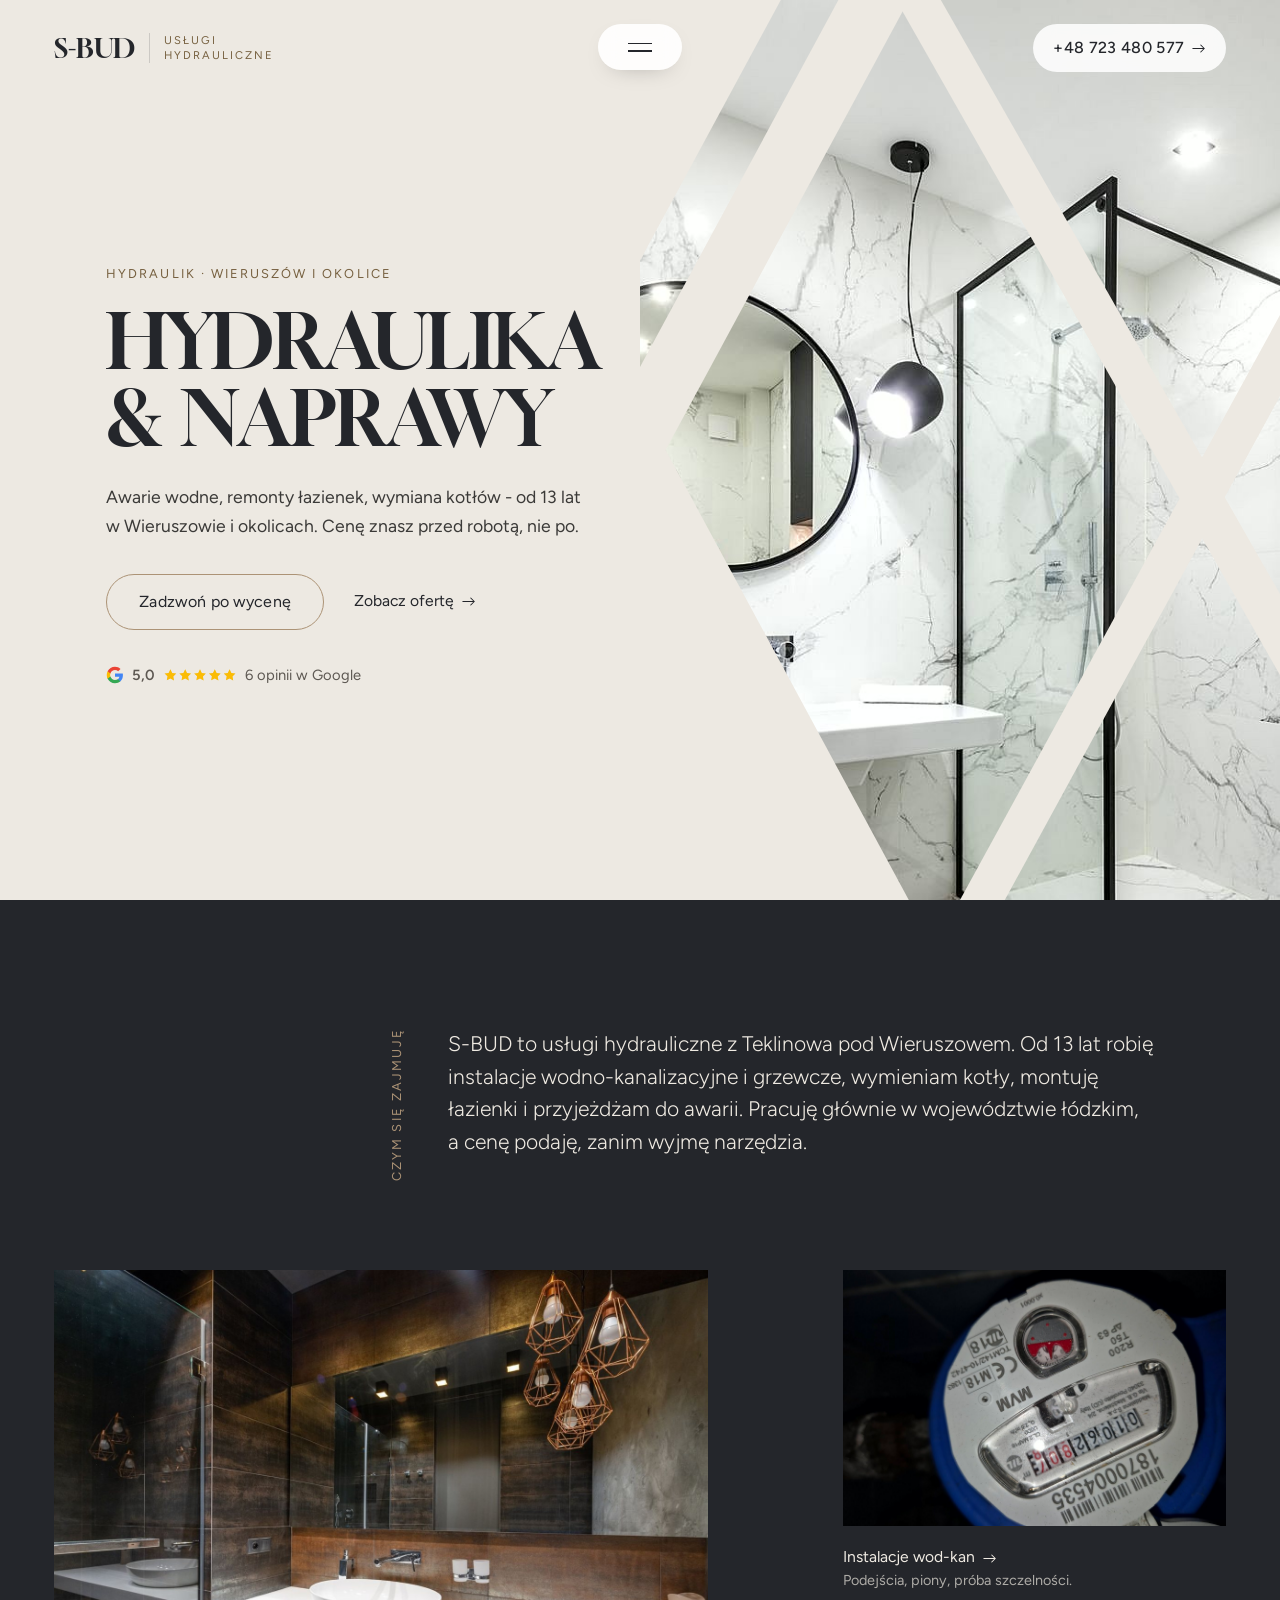
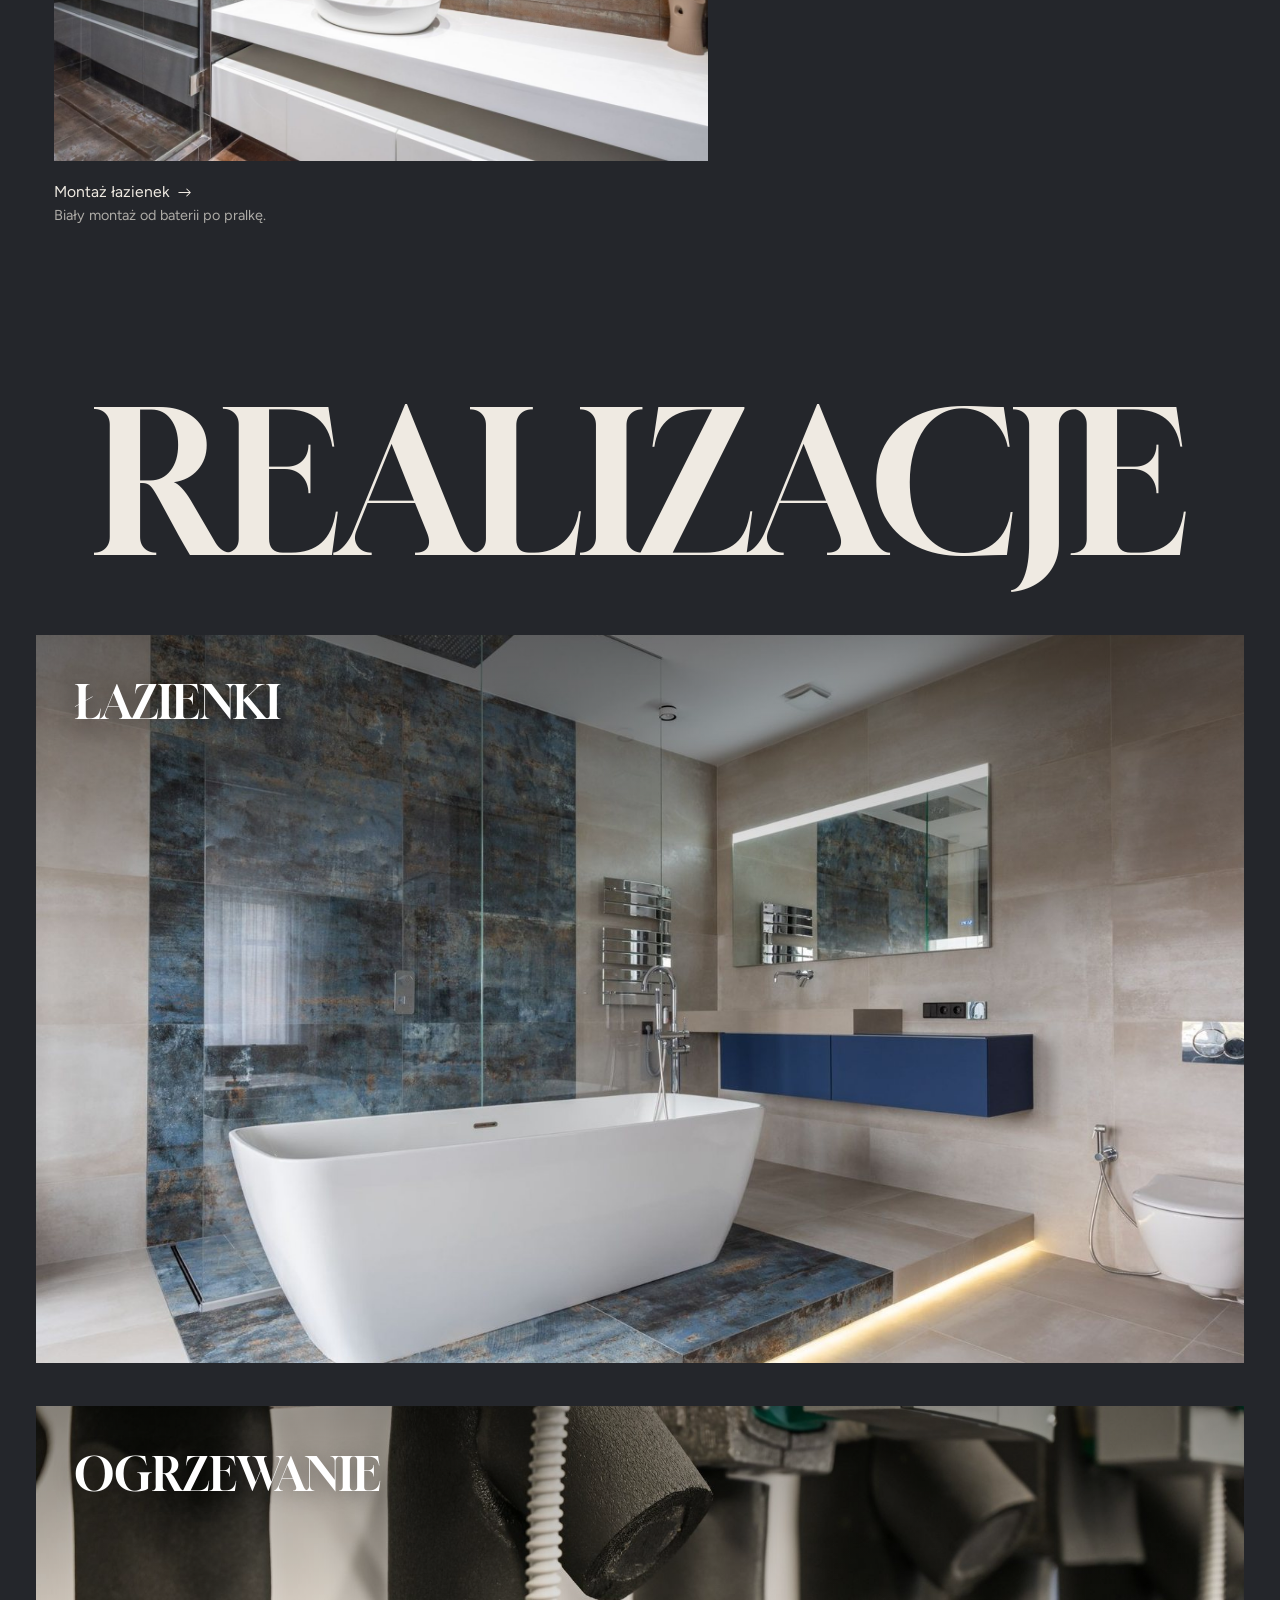
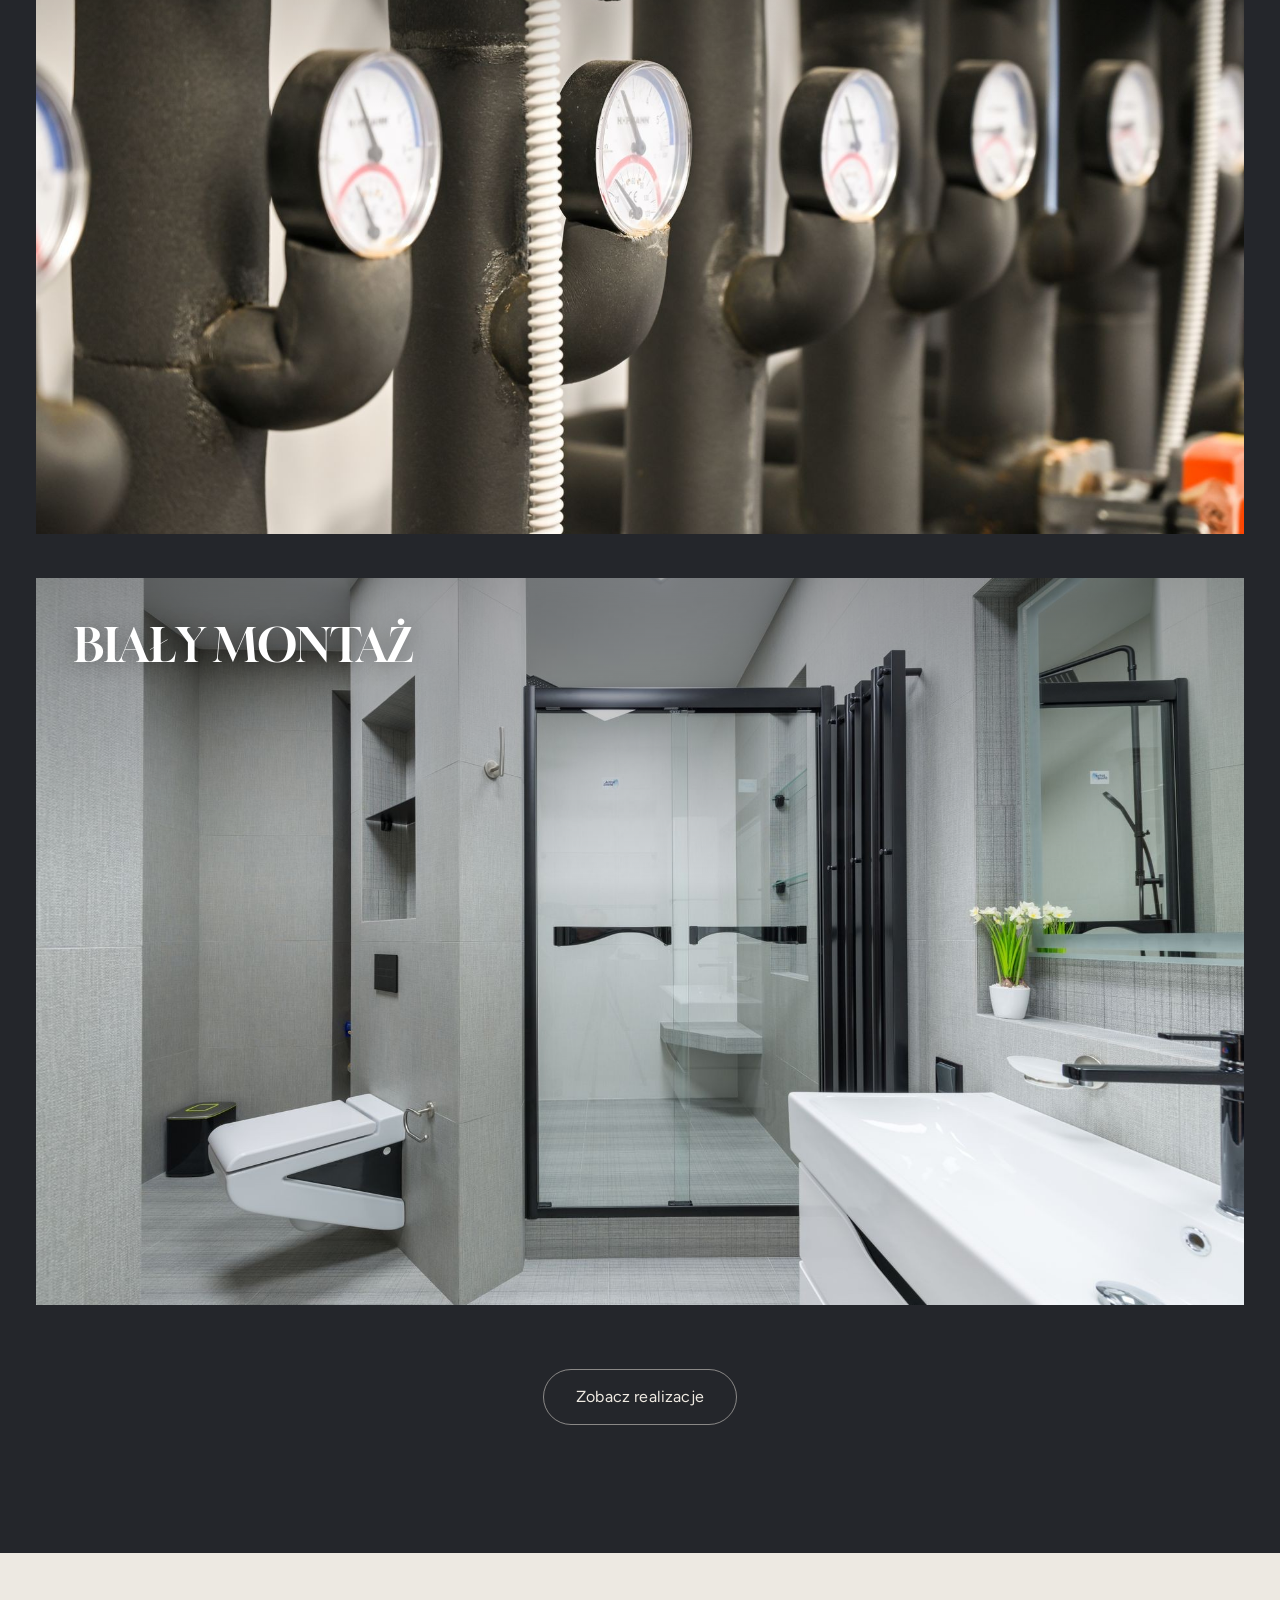
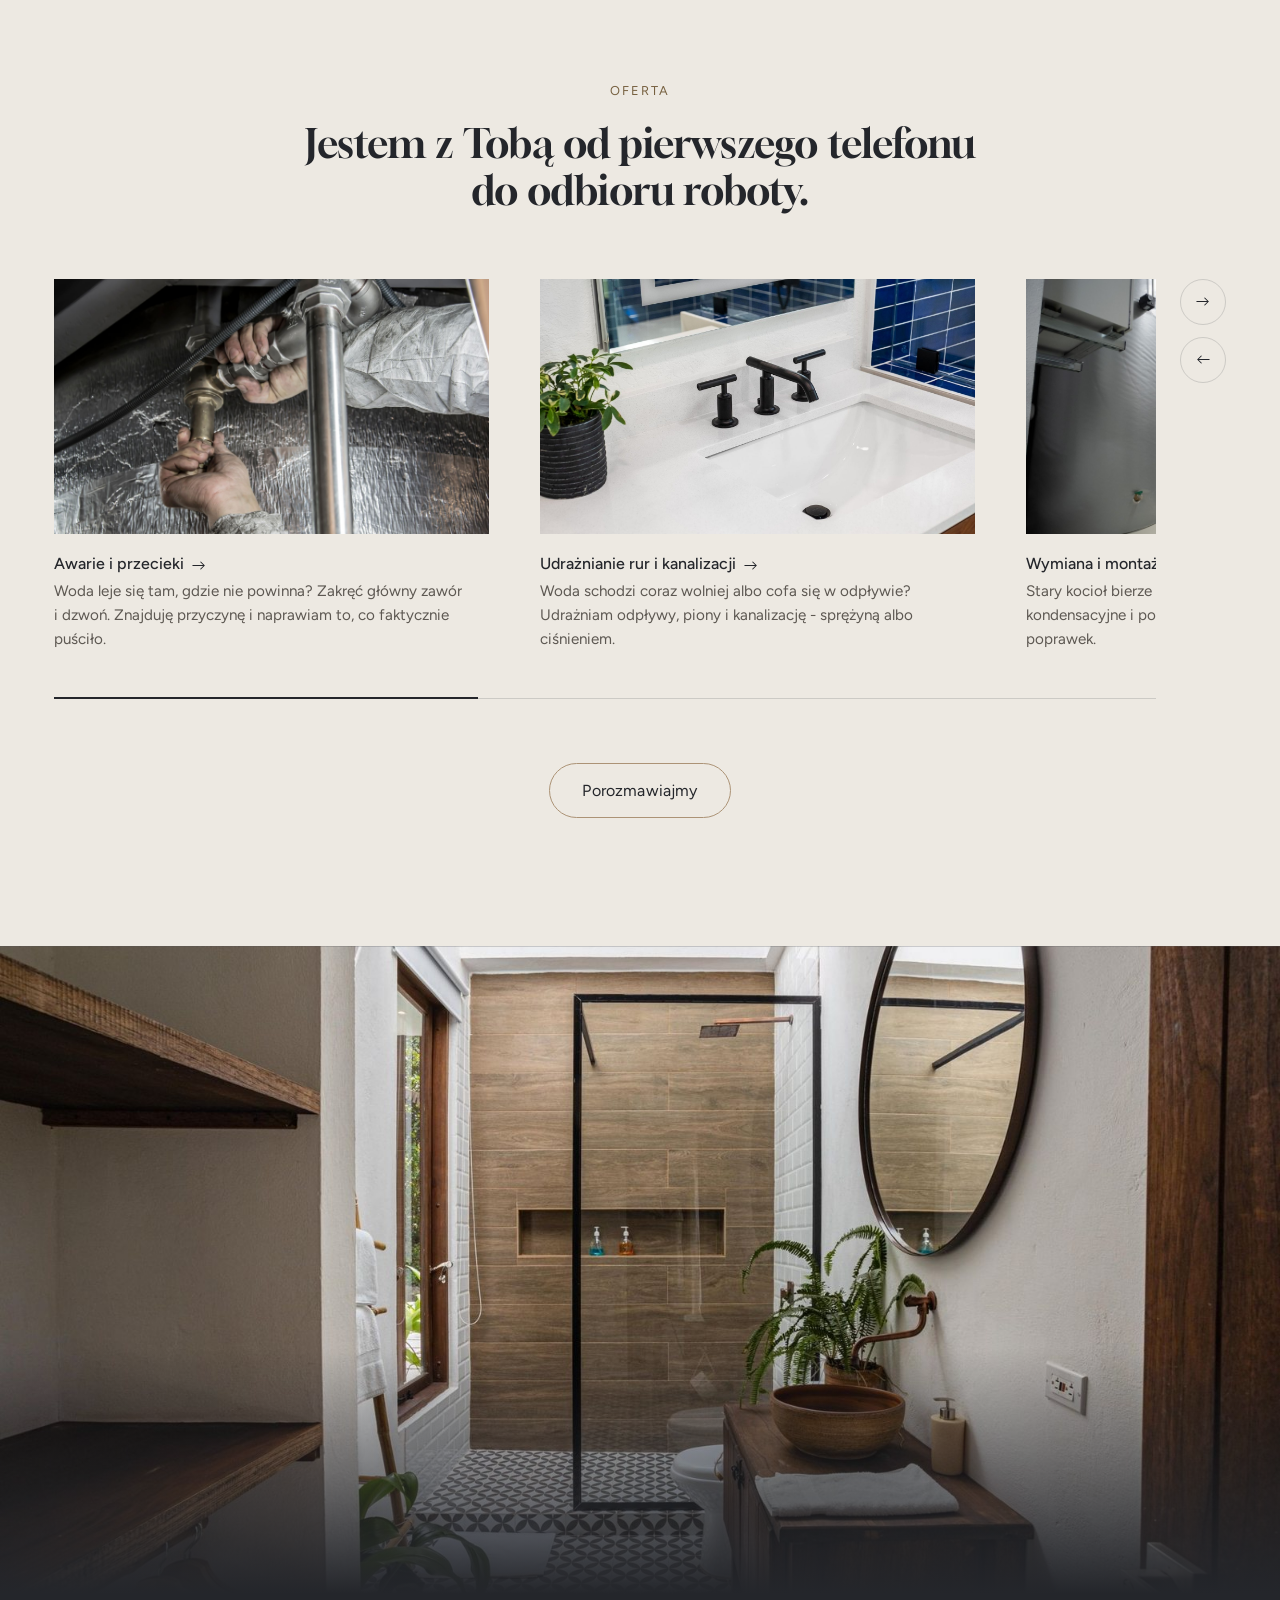
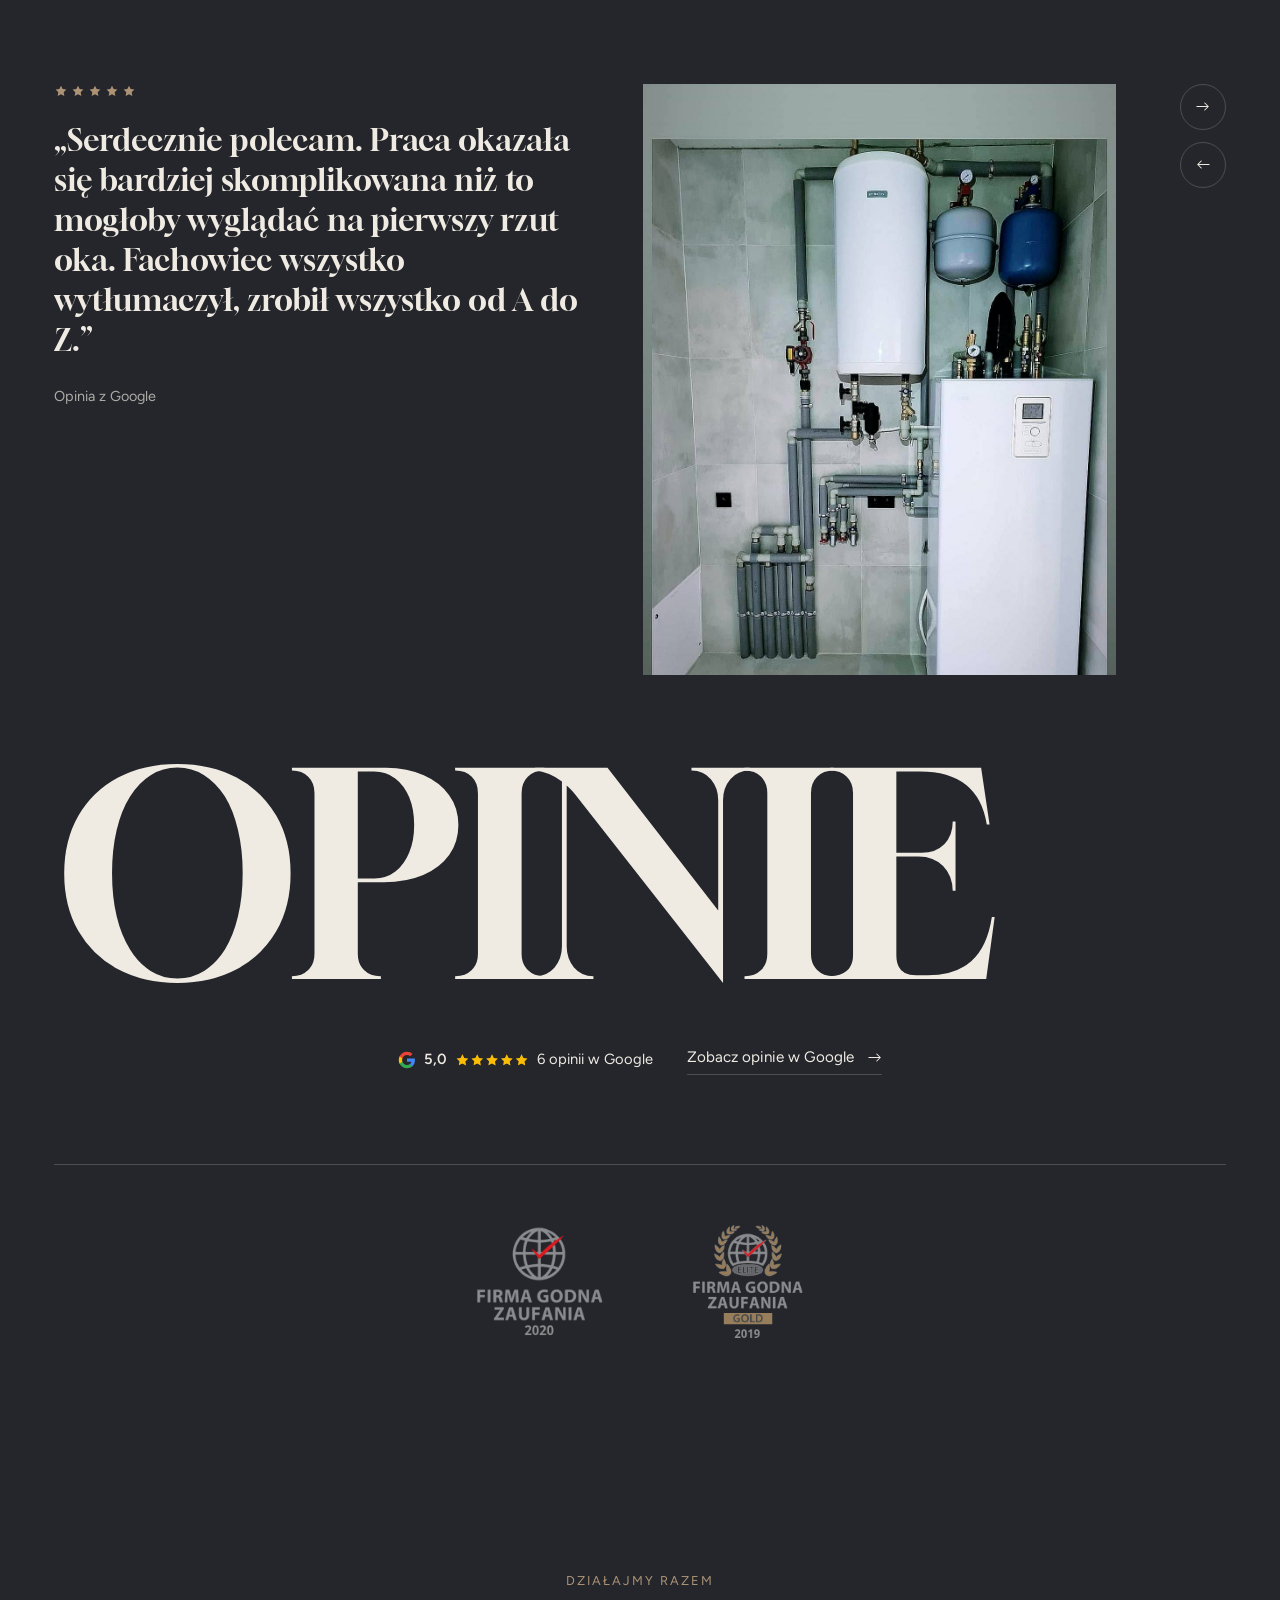
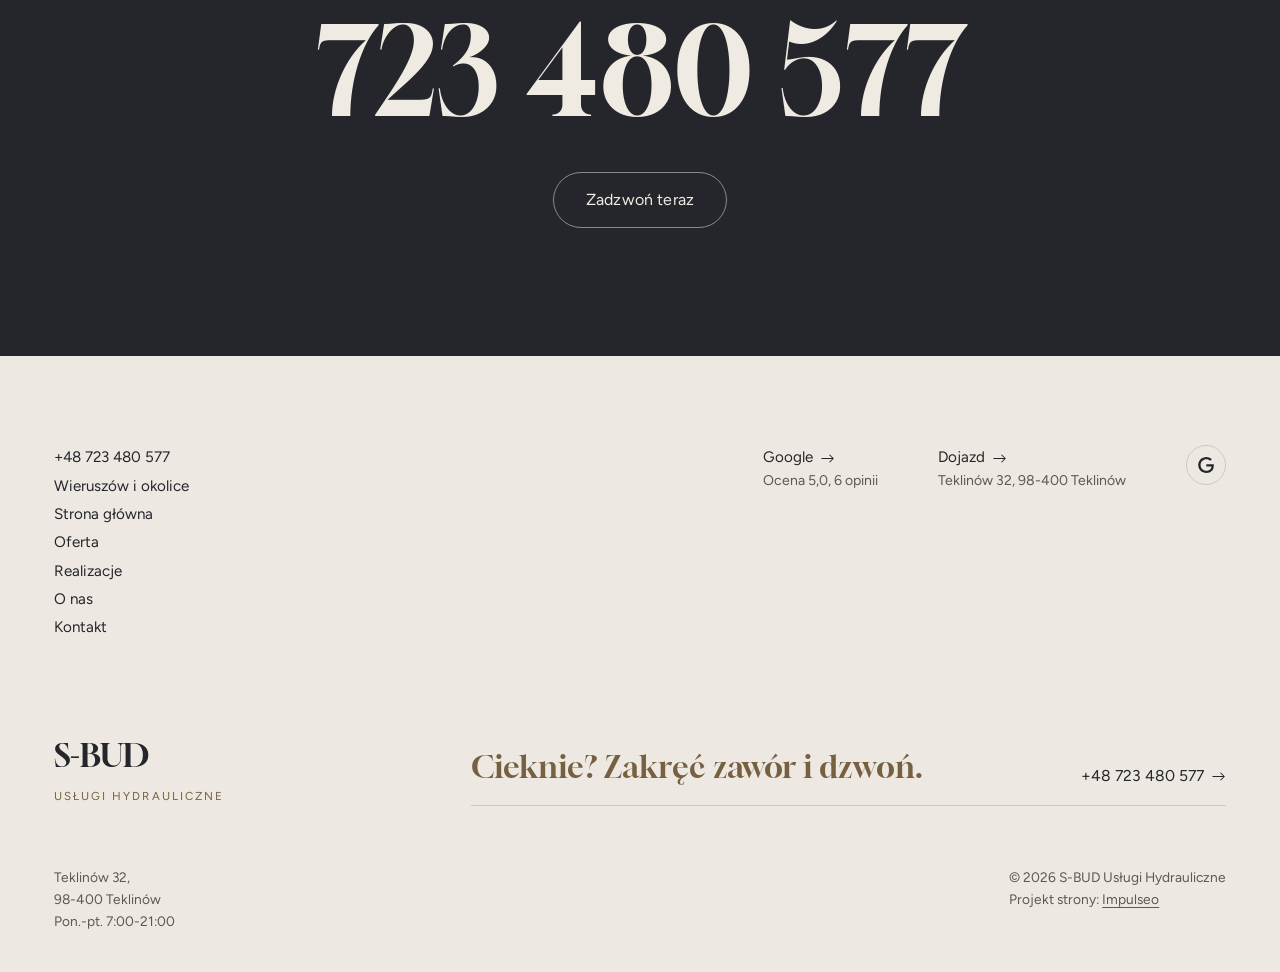
<file: index.html>
<!DOCTYPE html>
<html lang="pl">
<head>
<meta charset="UTF-8">
<meta name="viewport" content="width=device-width, initial-scale=1.0">
<title>S-BUD Usługi Hydrauliczne - hydraulik z dojazdem</title>
<meta name="description" content="Hydraulik w Wieruszowie z dojazdem. Awarie, udrażnianie, instalacje wod-kan, wymiana kotłów. Cenę znasz przed robotą. Zadzwoń: +48 723 480 577.">
<link rel="canonical" href="https://impulseo-pl.github.io/s-bud-uslugi-hydrauliczne/">
<meta name="robots" content="noindex, nofollow">
<meta property="og:type" content="website">
<meta property="og:locale" content="pl_PL">
<meta property="og:site_name" content="S-BUD Usługi Hydrauliczne">
<meta property="og:title" content="S-BUD Usługi Hydrauliczne - hydraulik z dojazdem">
<meta property="og:description" content="Hydraulik w Wieruszowie z dojazdem. Awarie, udrażnianie, instalacje wod-kan, wymiana kotłów. Cenę znasz przed robotą. Zadzwoń: +48 723 480 577.">
<meta property="og:url" content="https://impulseo-pl.github.io/s-bud-uslugi-hydrauliczne/">
<meta property="og:image" content="https://impulseo-pl.github.io/s-bud-uslugi-hydrauliczne/img/og.jpg">
<meta property="og:image:width" content="1200">
<meta property="og:image:height" content="630">
<meta name="twitter:card" content="summary_large_image">
<script type="application/ld+json">{"@context": "https://schema.org", "@type": "Plumber", "name": "S-BUD Usługi Hydrauliczne", "url": "https://impulseo-pl.github.io/s-bud-uslugi-hydrauliczne/", "telephone": "+48723480577", "image": "https://impulseo-pl.github.io/s-bud-uslugi-hydrauliczne/img/og.jpg", "areaServed": "Wieruszów", "sameAs": ["https://maps.google.com/?cid=9906975957184457885&g_mp=Cidnb29nbGUubWFwcy5wbGFjZXMudjEuUGxhY2VzLlNlYXJjaFRleHQQAhgEIAA"]}</script>
<link rel="preconnect" href="https://fonts.googleapis.com">
<link rel="preconnect" href="https://fonts.gstatic.com" crossorigin>
<link href="https://fonts.googleapis.com/css2?family=Gloock&family=Figtree:wght@300;400;500;600&display=swap" rel="stylesheet">
<link rel="stylesheet" href="assets/styles.css?v=20261009">
<meta name="theme-color" content="#ede9e2">
</head>
<body class="kl">
<header class="kl-top">
  <a class="kl-brand" href="index.html" aria-label="S-BUD Usługi Hydrauliczne - strona główna"><b>S-BUD</b><i class="kl-brand-sep" aria-hidden="true"></i><small>Usługi<br>hydrauliczne</small></a>
  <a class="kl-toptel" href="tel:+48723480577">+48 723 480 577 <svg class="kl-arr" viewBox="0 0 16 10" width="14" height="9" aria-hidden="true"><path d="M1 5h13M10 1l4 4-4 4" fill="none" stroke="currentColor" stroke-width="1.2" stroke-linecap="round" stroke-linejoin="round"/></svg></a>
</header>
<button class="kl-burger" type="button" aria-label="Menu" aria-expanded="false" aria-controls="kl-menu"><i></i><i></i></button>
<div class="kl-menu" id="kl-menu" hidden>
  <div class="kl-menu-in">
    <nav class="kl-menu-nav">
      <a href="index.html" class="active" aria-current="page"><span>Strona główna</span></a>
      <a href="oferta.html"><span>Oferta</span></a>
      <a href="realizacje.html"><span>Realizacje</span></a>
      <a href="o-nas.html"><span>O nas</span></a>
      <a href="kontakt.html"><span>Kontakt</span></a>
    </nav>
    <div class="kl-menu-side">
      <p class="kl-lbl">Kontakt</p>
      <a href="tel:+48723480577">+48 723 480 577</a>
      <p>Teklinów 32, 98-400 Teklinów</p>
      <p>Pon.-pt. 7:00-21:00</p>
      <p>Wieruszów i&nbsp;okolice</p>
      <a class="kl-pill kl-pill-light" href="tel:+48723480577">Zadzwoń</a>
    </div>
  </div>
</div>

<main>
<section class="kl-hero">
  <div class="kl-hero-copy">
    <p class="kl-lbl">Hydraulik · Wieruszów i&nbsp;okolice</p>
    <h1>Hydraulika &amp; naprawy</h1>
    <p class="kl-lead">Awarie wodne, remonty łazienek, wymiana kotłów - od 13 lat w&nbsp;Wieruszowie i&nbsp;okolicach. Cenę znasz przed robotą, nie po.</p>
    <div class="kl-hero-act">
      <a class="kl-pill" href="tel:+48723480577">Zadzwoń po wycenę</a>
      <a class="kl-link" href="oferta.html">Zobacz ofertę <svg class="kl-arr" viewBox="0 0 16 10" width="14" height="9" aria-hidden="true"><path d="M1 5h13M10 1l4 4-4 4" fill="none" stroke="currentColor" stroke-width="1.2" stroke-linecap="round" stroke-linejoin="round"/></svg></a>
    </div>
    <div class="kl-hero-g"><span class="g-badge"><svg class="gb-ico" viewBox="0 0 24 24" width="18" height="18" aria-hidden="true"><path fill="#4285F4" d="M22.56 12.25c0-.78-.07-1.53-.2-2.25H12v4.26h5.92c-.26 1.37-1.04 2.53-2.21 3.31v2.77h3.57c2.08-1.92 3.28-4.74 3.28-8.09z"/><path fill="#34A853" d="M12 23c2.97 0 5.46-.98 7.28-2.66l-3.57-2.77c-.98.66-2.23 1.06-3.71 1.06-2.86 0-5.29-1.93-6.16-4.53H2.18v2.84C3.99 20.53 7.7 23 12 23z"/><path fill="#FBBC05" d="M5.84 14.09c-.22-.66-.35-1.36-.35-2.09s.13-1.43.35-2.09V7.07H2.18C1.43 8.55 1 10.22 1 12s.43 3.45 1.18 4.93l2.85-2.22.81-.62z"/><path fill="#EA4335" d="M12 5.38c1.62 0 3.06.56 4.21 1.64l3.15-3.15C17.45 2.09 14.97 1 12 1 7.7 1 3.99 3.47 2.18 7.07l3.66 2.84c.87-2.6 3.3-4.53 6.16-4.53z"/></svg><b class="gb-ocena">5,0</b><svg class="gb-stars" viewBox="0 0 90 18" width="74" height="14.8" aria-hidden="true"><g fill="currentColor" opacity=".26"><path transform="translate(0,0)" d="M9 1.6l2.2 4.46 4.92.72-3.56 3.47.84 4.9L9 12.74l-4.4 2.31.84-4.9L1.88 6.68l4.92-.72L9 1.6Z"/><path transform="translate(18,0)" d="M9 1.6l2.2 4.46 4.92.72-3.56 3.47.84 4.9L9 12.74l-4.4 2.31.84-4.9L1.88 6.68l4.92-.72L9 1.6Z"/><path transform="translate(36,0)" d="M9 1.6l2.2 4.46 4.92.72-3.56 3.47.84 4.9L9 12.74l-4.4 2.31.84-4.9L1.88 6.68l4.92-.72L9 1.6Z"/><path transform="translate(54,0)" d="M9 1.6l2.2 4.46 4.92.72-3.56 3.47.84 4.9L9 12.74l-4.4 2.31.84-4.9L1.88 6.68l4.92-.72L9 1.6Z"/><path transform="translate(72,0)" d="M9 1.6l2.2 4.46 4.92.72-3.56 3.47.84 4.9L9 12.74l-4.4 2.31.84-4.9L1.88 6.68l4.92-.72L9 1.6Z"/></g><clipPath id="gs1"><rect x="0" y="0" width="90" height="18"/></clipPath><g fill="#FBBC04" clip-path="url(#gs1)"><path transform="translate(0,0)" d="M9 1.6l2.2 4.46 4.92.72-3.56 3.47.84 4.9L9 12.74l-4.4 2.31.84-4.9L1.88 6.68l4.92-.72L9 1.6Z"/><path transform="translate(18,0)" d="M9 1.6l2.2 4.46 4.92.72-3.56 3.47.84 4.9L9 12.74l-4.4 2.31.84-4.9L1.88 6.68l4.92-.72L9 1.6Z"/><path transform="translate(36,0)" d="M9 1.6l2.2 4.46 4.92.72-3.56 3.47.84 4.9L9 12.74l-4.4 2.31.84-4.9L1.88 6.68l4.92-.72L9 1.6Z"/><path transform="translate(54,0)" d="M9 1.6l2.2 4.46 4.92.72-3.56 3.47.84 4.9L9 12.74l-4.4 2.31.84-4.9L1.88 6.68l4.92-.72L9 1.6Z"/><path transform="translate(72,0)" d="M9 1.6l2.2 4.46 4.92.72-3.56 3.47.84 4.9L9 12.74l-4.4 2.31.84-4.9L1.88 6.68l4.92-.72L9 1.6Z"/></g></svg><span class="gb-txt">6 opinii w&nbsp;Google</span></span></div>
  </div>
  <div class="kl-hero-art"><img src="img/hero.jpg" alt="Jasna łazienka w białym marmurze z kabiną prysznicową i okrągłym lustrem" fetchpriority="high" width="1640" height="935" decoding="async"></div>
</section>

<section class="kl-dark kl-what">
  <div class="wrap kl-wrap">
    <div class="kl-what-top reveal">
      <p class="kl-vert">Czym się zajmuję</p>
      <p class="kl-what-txt">S-BUD to usługi hydrauliczne z&nbsp;Teklinowa pod Wieruszowem. Od 13 lat robię instalacje wodno-kanalizacyjne i&nbsp;grzewcze, wymieniam kotły, montuję łazienki i&nbsp;przyjeżdżam do awarii. Pracuję głównie w&nbsp;województwie łódzkim, a&nbsp;cenę podaję, zanim wyjmę narzędzia.</p>
    </div>
    <div class="kl-what-pics">
      <a class="kl-what-a reveal" href="oferta.html"><span class="kl-ph"><img src="img/g8.jpg" alt="Łazienka z umywalką nablatową i lustrem" width="1600" height="1068" decoding="async"></span><span class="kl-cap">Montaż łazienek <svg class="kl-arr" viewBox="0 0 16 10" width="14" height="9" aria-hidden="true"><path d="M1 5h13M10 1l4 4-4 4" fill="none" stroke="currentColor" stroke-width="1.2" stroke-linecap="round" stroke-linejoin="round"/></svg></span><span class="kl-sub">Biały montaż od baterii po pralkę.</span></a>
      <a class="kl-what-b reveal" href="oferta.html"><span class="kl-ph"><img src="img/g2.jpg" alt="Wodomierz na instalacji - zdjęcie z wizytówki Google firmy" width="1600" height="1200" decoding="async"></span><span class="kl-cap">Instalacje wod-kan <svg class="kl-arr" viewBox="0 0 16 10" width="14" height="9" aria-hidden="true"><path d="M1 5h13M10 1l4 4-4 4" fill="none" stroke="currentColor" stroke-width="1.2" stroke-linecap="round" stroke-linejoin="round"/></svg></span><span class="kl-sub">Podejścia, piony, próba szczelności.</span></a>
    </div>
  </div>
</section>

<section class="kl-dark kl-work">
  <div class="wrap kl-wrap">
    <h2 class="kl-giant kl-giant-w reveal">Realizacje</h2>
    <div class="kl-projs">
      <a class="kl-proj reveal" href="realizacje.html"><img src="img/g9.jpg" alt="Łazienka z wanną wolnostojącą i podświetlanym podestem" width="1600" height="1068" decoding="async"><h3 class="kl-proj-name">Łazienki</h3></a>
      <a class="kl-proj reveal" href="realizacje.html"><img src="img/g3.jpg" alt="Rozdzielacz instalacji grzewczej z manometrami" width="1880" height="1251" decoding="async"><h3 class="kl-proj-name">Ogrzewanie</h3></a>
      <a class="kl-proj reveal" href="realizacje.html"><img src="img/g4.jpg" alt="Łazienka z kabiną walk-in i podwieszaną miską" loading="lazy" width="1857" height="1300" decoding="async"><h3 class="kl-proj-name">Biały montaż</h3></a>
    </div>
    <div class="kl-center reveal"><a class="kl-pill kl-pill-light" href="realizacje.html">Zobacz realizacje</a></div>
  </div>
</section>

<section class="kl-beige kl-services">
  <div class="wrap kl-wrap">
    <p class="kl-lbl reveal">Oferta</p>
    <h2 class="kl-h2c reveal">Jestem z&nbsp;Tobą od pierwszego telefonu do odbioru roboty.</h2>
    <div class="kl-sl-wrap">
      <div class="kl-sl" id="sl-of">
        <a class="kl-offer" href="oferta.html">
          <div class="kl-offer-img"><img src="img/about.jpg" alt="Dokręcanie złączki na rurze kluczem" loading="lazy" width="1880" height="1253" decoding="async"></div>
          <h3>Awarie i&nbsp;przecieki <svg class="kl-arr" viewBox="0 0 16 10" width="14" height="9" aria-hidden="true"><path d="M1 5h13M10 1l4 4-4 4" fill="none" stroke="currentColor" stroke-width="1.2" stroke-linecap="round" stroke-linejoin="round"/></svg></h3>
          <p>Woda leje się tam, gdzie nie powinna? Zakręć główny zawór i&nbsp;dzwoń. Znajduję przyczynę i&nbsp;naprawiam to, co faktycznie puściło.</p>
        </a>
        <a class="kl-offer" href="oferta.html">
          <div class="kl-offer-img"><img src="img/g12.jpg" alt="Umywalka z czarną baterią" loading="lazy" width="1600" height="1066" decoding="async"></div>
          <h3>Udrażnianie rur i&nbsp;kanalizacji <svg class="kl-arr" viewBox="0 0 16 10" width="14" height="9" aria-hidden="true"><path d="M1 5h13M10 1l4 4-4 4" fill="none" stroke="currentColor" stroke-width="1.2" stroke-linecap="round" stroke-linejoin="round"/></svg></h3>
          <p>Woda schodzi coraz wolniej albo cofa się w&nbsp;odpływie? Udrażniam odpływy, piony i&nbsp;kanalizację - sprężyną albo ciśnieniem.</p>
        </a>
        <a class="kl-offer" href="oferta.html">
          <div class="kl-offer-img"><img src="img/g7.jpg" alt="Kotłownia z pompą ciepła i zasobnikami" loading="lazy" width="1880" height="1253" decoding="async"></div>
          <h3>Wymiana i&nbsp;montaż kotłów <svg class="kl-arr" viewBox="0 0 16 10" width="14" height="9" aria-hidden="true"><path d="M1 5h13M10 1l4 4-4 4" fill="none" stroke="currentColor" stroke-width="1.2" stroke-linecap="round" stroke-linejoin="round"/></svg></h3>
          <p>Stary kocioł bierze coraz więcej gazu? Wymieniam kotły na kondensacyjne i&nbsp;podłączam je tak, żeby odbiór przeszedł bez poprawek.</p>
        </a>
        <a class="kl-offer" href="oferta.html">
          <div class="kl-offer-img"><img src="img/g6.jpg" alt="Łazienka z kabiną, umywalką i podwieszanym WC" loading="lazy" width="1880" height="1255" decoding="async"></div>
          <h3>Instalacje wod-kan <svg class="kl-arr" viewBox="0 0 16 10" width="14" height="9" aria-hidden="true"><path d="M1 5h13M10 1l4 4-4 4" fill="none" stroke="currentColor" stroke-width="1.2" stroke-linecap="round" stroke-linejoin="round"/></svg></h3>
          <p>Rozprowadzam wodę i&nbsp;kanalizację od podstaw i&nbsp;robię próbę szczelności, zanim cokolwiek zniknie pod płytkami.</p>
        </a>
        <a class="kl-offer" href="oferta.html">
          <div class="kl-offer-img"><img src="img/g10.jpg" alt="Łazienka z wanną wolnostojącą i kabiną" loading="lazy" width="1507" height="1300" decoding="async"></div>
          <h3>Montaż łazienek <svg class="kl-arr" viewBox="0 0 16 10" width="14" height="9" aria-hidden="true"><path d="M1 5h13M10 1l4 4-4 4" fill="none" stroke="currentColor" stroke-width="1.2" stroke-linecap="round" stroke-linejoin="round"/></svg></h3>
          <p>Biały montaż od baterii po pralkę. Sprawdzam każde połączenie, zanim zamknę za sobą drzwi.</p>
        </a>
        <a class="kl-offer" href="oferta.html">
          <div class="kl-offer-img"><img src="img/ph-o-nas.jpg" alt="Pokój z nowym grzejnikiem pod oknem" loading="lazy" width="1880" height="1255" decoding="async"></div>
          <h3>Centralne ogrzewanie i&nbsp;grzejniki <svg class="kl-arr" viewBox="0 0 16 10" width="14" height="9" aria-hidden="true"><path d="M1 5h13M10 1l4 4-4 4" fill="none" stroke="currentColor" stroke-width="1.2" stroke-linecap="round" stroke-linejoin="round"/></svg></h3>
          <p>Płuczę i&nbsp;odpowietrzam instalacje, wymieniam grzejniki i&nbsp;głowice, żeby grzało równo w&nbsp;całym domu.</p>
        </a>
      </div>
      <div class="kl-sl-nav">
        <button type="button" class="kl-sl-btn" data-sl="sl-of" data-dir="1" aria-label="Dalej"><svg class="kl-arr" viewBox="0 0 16 10" width="14" height="9" aria-hidden="true"><path d="M1 5h13M10 1l4 4-4 4" fill="none" stroke="currentColor" stroke-width="1.2" stroke-linecap="round" stroke-linejoin="round"/></svg></button>
        <button type="button" class="kl-sl-btn kl-sl-prev" data-sl="sl-of" data-dir="-1" aria-label="Wstecz"><svg class="kl-arr" viewBox="0 0 16 10" width="14" height="9" aria-hidden="true"><path d="M1 5h13M10 1l4 4-4 4" fill="none" stroke="currentColor" stroke-width="1.2" stroke-linecap="round" stroke-linejoin="round"/></svg></button>
      </div>
    </div>
    <div class="kl-sl-bar"><i data-for="sl-of"></i></div>
    <div class="kl-center reveal"><a class="kl-pill" href="kontakt.html">Porozmawiajmy</a></div>
  </div>
</section>

<section class="stopklatka" aria-hidden="true">
  <div class="stk-bg" style="background-image:url(img/g11.jpg)"></div>
</section>

<section class="kl-dark opinie">
  <div class="wrap kl-wrap">
    <div class="kl-op">
      <div class="kl-sl-wrap kl-op-wrap">
        <div class="kl-sl" id="sl-op">
        <figure class="op-card">
          <span class="op-star"><svg class="ico-star" width="14" height="14" viewBox="0 0 24 24" aria-hidden="true"><path d="M12 2.8l2.85 5.8 6.4.93-4.63 4.5 1.1 6.37L12 17.4l-5.72 3 1.1-6.37-4.63-4.5 6.4-.93L12 2.8Z" fill="currentColor"/></svg><svg class="ico-star" width="14" height="14" viewBox="0 0 24 24" aria-hidden="true"><path d="M12 2.8l2.85 5.8 6.4.93-4.63 4.5 1.1 6.37L12 17.4l-5.72 3 1.1-6.37-4.63-4.5 6.4-.93L12 2.8Z" fill="currentColor"/></svg><svg class="ico-star" width="14" height="14" viewBox="0 0 24 24" aria-hidden="true"><path d="M12 2.8l2.85 5.8 6.4.93-4.63 4.5 1.1 6.37L12 17.4l-5.72 3 1.1-6.37-4.63-4.5 6.4-.93L12 2.8Z" fill="currentColor"/></svg><svg class="ico-star" width="14" height="14" viewBox="0 0 24 24" aria-hidden="true"><path d="M12 2.8l2.85 5.8 6.4.93-4.63 4.5 1.1 6.37L12 17.4l-5.72 3 1.1-6.37-4.63-4.5 6.4-.93L12 2.8Z" fill="currentColor"/></svg><svg class="ico-star" width="14" height="14" viewBox="0 0 24 24" aria-hidden="true"><path d="M12 2.8l2.85 5.8 6.4.93-4.63 4.5 1.1 6.37L12 17.4l-5.72 3 1.1-6.37-4.63-4.5 6.4-.93L12 2.8Z" fill="currentColor"/></svg></span>
          <blockquote>„Serdecznie polecam. Praca okazała się bardziej skomplikowana niż to mogłoby wyglądać na pierwszy rzut oka. Fachowiec wszystko wytłumaczył, zrobił wszystko od A&nbsp;do Z.”</blockquote>
          <figcaption class="op-autor">Opinia z&nbsp;Google</figcaption>
        </figure>
        <figure class="op-card">
          <span class="op-star"><svg class="ico-star" width="14" height="14" viewBox="0 0 24 24" aria-hidden="true"><path d="M12 2.8l2.85 5.8 6.4.93-4.63 4.5 1.1 6.37L12 17.4l-5.72 3 1.1-6.37-4.63-4.5 6.4-.93L12 2.8Z" fill="currentColor"/></svg><svg class="ico-star" width="14" height="14" viewBox="0 0 24 24" aria-hidden="true"><path d="M12 2.8l2.85 5.8 6.4.93-4.63 4.5 1.1 6.37L12 17.4l-5.72 3 1.1-6.37-4.63-4.5 6.4-.93L12 2.8Z" fill="currentColor"/></svg><svg class="ico-star" width="14" height="14" viewBox="0 0 24 24" aria-hidden="true"><path d="M12 2.8l2.85 5.8 6.4.93-4.63 4.5 1.1 6.37L12 17.4l-5.72 3 1.1-6.37-4.63-4.5 6.4-.93L12 2.8Z" fill="currentColor"/></svg><svg class="ico-star" width="14" height="14" viewBox="0 0 24 24" aria-hidden="true"><path d="M12 2.8l2.85 5.8 6.4.93-4.63 4.5 1.1 6.37L12 17.4l-5.72 3 1.1-6.37-4.63-4.5 6.4-.93L12 2.8Z" fill="currentColor"/></svg><svg class="ico-star" width="14" height="14" viewBox="0 0 24 24" aria-hidden="true"><path d="M12 2.8l2.85 5.8 6.4.93-4.63 4.5 1.1 6.37L12 17.4l-5.72 3 1.1-6.37-4.63-4.5 6.4-.93L12 2.8Z" fill="currentColor"/></svg></span>
          <blockquote>„Najlepsza firma w&nbsp;mieście. Kran już nie cieknie. Kurek zakręca się lekko.”</blockquote>
          <figcaption class="op-autor">Sylwia M. · Google</figcaption>
        </figure>
        <figure class="op-card">
          <span class="op-star"><svg class="ico-star" width="14" height="14" viewBox="0 0 24 24" aria-hidden="true"><path d="M12 2.8l2.85 5.8 6.4.93-4.63 4.5 1.1 6.37L12 17.4l-5.72 3 1.1-6.37-4.63-4.5 6.4-.93L12 2.8Z" fill="currentColor"/></svg><svg class="ico-star" width="14" height="14" viewBox="0 0 24 24" aria-hidden="true"><path d="M12 2.8l2.85 5.8 6.4.93-4.63 4.5 1.1 6.37L12 17.4l-5.72 3 1.1-6.37-4.63-4.5 6.4-.93L12 2.8Z" fill="currentColor"/></svg><svg class="ico-star" width="14" height="14" viewBox="0 0 24 24" aria-hidden="true"><path d="M12 2.8l2.85 5.8 6.4.93-4.63 4.5 1.1 6.37L12 17.4l-5.72 3 1.1-6.37-4.63-4.5 6.4-.93L12 2.8Z" fill="currentColor"/></svg><svg class="ico-star" width="14" height="14" viewBox="0 0 24 24" aria-hidden="true"><path d="M12 2.8l2.85 5.8 6.4.93-4.63 4.5 1.1 6.37L12 17.4l-5.72 3 1.1-6.37-4.63-4.5 6.4-.93L12 2.8Z" fill="currentColor"/></svg><svg class="ico-star" width="14" height="14" viewBox="0 0 24 24" aria-hidden="true"><path d="M12 2.8l2.85 5.8 6.4.93-4.63 4.5 1.1 6.37L12 17.4l-5.72 3 1.1-6.37-4.63-4.5 6.4-.93L12 2.8Z" fill="currentColor"/></svg></span>
          <blockquote>„Dobry specjalista. Zna się na swojej pracy. Polecam.”</blockquote>
          <figcaption class="op-autor">Opinia z&nbsp;Google</figcaption>
        </figure>
        </div>
      </div>
      <div class="kl-op-img reveal"><img src="img/g1.jpg" alt="Kotłownia z pompą ciepła i zasobnikiem - zdjęcie z wizytówki Google firmy" loading="lazy" width="1080" height="1406" decoding="async"></div>
      <div class="kl-sl-nav">
        <button type="button" class="kl-sl-btn" data-sl="sl-op" data-dir="1" aria-label="Dalej"><svg class="kl-arr" viewBox="0 0 16 10" width="14" height="9" aria-hidden="true"><path d="M1 5h13M10 1l4 4-4 4" fill="none" stroke="currentColor" stroke-width="1.2" stroke-linecap="round" stroke-linejoin="round"/></svg></button>
        <button type="button" class="kl-sl-btn kl-sl-prev" data-sl="sl-op" data-dir="-1" aria-label="Wstecz"><svg class="kl-arr" viewBox="0 0 16 10" width="14" height="9" aria-hidden="true"><path d="M1 5h13M10 1l4 4-4 4" fill="none" stroke="currentColor" stroke-width="1.2" stroke-linecap="round" stroke-linejoin="round"/></svg></button>
      </div>
    </div>
    <h2 class="kl-giant kl-giant-l kl-giant-op reveal">Opinie</h2>
    <div class="op-meta reveal">
      <span class="g-badge"><svg class="gb-ico" viewBox="0 0 24 24" width="18" height="18" aria-hidden="true"><path fill="#4285F4" d="M22.56 12.25c0-.78-.07-1.53-.2-2.25H12v4.26h5.92c-.26 1.37-1.04 2.53-2.21 3.31v2.77h3.57c2.08-1.92 3.28-4.74 3.28-8.09z"/><path fill="#34A853" d="M12 23c2.97 0 5.46-.98 7.28-2.66l-3.57-2.77c-.98.66-2.23 1.06-3.71 1.06-2.86 0-5.29-1.93-6.16-4.53H2.18v2.84C3.99 20.53 7.7 23 12 23z"/><path fill="#FBBC05" d="M5.84 14.09c-.22-.66-.35-1.36-.35-2.09s.13-1.43.35-2.09V7.07H2.18C1.43 8.55 1 10.22 1 12s.43 3.45 1.18 4.93l2.85-2.22.81-.62z"/><path fill="#EA4335" d="M12 5.38c1.62 0 3.06.56 4.21 1.64l3.15-3.15C17.45 2.09 14.97 1 12 1 7.7 1 3.99 3.47 2.18 7.07l3.66 2.84c.87-2.6 3.3-4.53 6.16-4.53z"/></svg><b class="gb-ocena">5,0</b><svg class="gb-stars" viewBox="0 0 90 18" width="74" height="14.8" aria-hidden="true"><g fill="currentColor" opacity=".26"><path transform="translate(0,0)" d="M9 1.6l2.2 4.46 4.92.72-3.56 3.47.84 4.9L9 12.74l-4.4 2.31.84-4.9L1.88 6.68l4.92-.72L9 1.6Z"/><path transform="translate(18,0)" d="M9 1.6l2.2 4.46 4.92.72-3.56 3.47.84 4.9L9 12.74l-4.4 2.31.84-4.9L1.88 6.68l4.92-.72L9 1.6Z"/><path transform="translate(36,0)" d="M9 1.6l2.2 4.46 4.92.72-3.56 3.47.84 4.9L9 12.74l-4.4 2.31.84-4.9L1.88 6.68l4.92-.72L9 1.6Z"/><path transform="translate(54,0)" d="M9 1.6l2.2 4.46 4.92.72-3.56 3.47.84 4.9L9 12.74l-4.4 2.31.84-4.9L1.88 6.68l4.92-.72L9 1.6Z"/><path transform="translate(72,0)" d="M9 1.6l2.2 4.46 4.92.72-3.56 3.47.84 4.9L9 12.74l-4.4 2.31.84-4.9L1.88 6.68l4.92-.72L9 1.6Z"/></g><clipPath id="gs2"><rect x="0" y="0" width="90" height="18"/></clipPath><g fill="#FBBC04" clip-path="url(#gs2)"><path transform="translate(0,0)" d="M9 1.6l2.2 4.46 4.92.72-3.56 3.47.84 4.9L9 12.74l-4.4 2.31.84-4.9L1.88 6.68l4.92-.72L9 1.6Z"/><path transform="translate(18,0)" d="M9 1.6l2.2 4.46 4.92.72-3.56 3.47.84 4.9L9 12.74l-4.4 2.31.84-4.9L1.88 6.68l4.92-.72L9 1.6Z"/><path transform="translate(36,0)" d="M9 1.6l2.2 4.46 4.92.72-3.56 3.47.84 4.9L9 12.74l-4.4 2.31.84-4.9L1.88 6.68l4.92-.72L9 1.6Z"/><path transform="translate(54,0)" d="M9 1.6l2.2 4.46 4.92.72-3.56 3.47.84 4.9L9 12.74l-4.4 2.31.84-4.9L1.88 6.68l4.92-.72L9 1.6Z"/><path transform="translate(72,0)" d="M9 1.6l2.2 4.46 4.92.72-3.56 3.47.84 4.9L9 12.74l-4.4 2.31.84-4.9L1.88 6.68l4.92-.72L9 1.6Z"/></g></svg><span class="gb-txt">6 opinii w&nbsp;Google</span></span>
      <a class="op-google" href="https://maps.google.com/?cid=9906975957184457885&amp;g_mp=Cidnb29nbGUubWFwcy5wbGFjZXMudjEuUGxhY2VzLlNlYXJjaFRleHQQAhgEIAA" target="_blank" rel="noopener">Zobacz opinie w&nbsp;Google <svg class="kl-arr" viewBox="0 0 16 10" width="14" height="9" aria-hidden="true"><path d="M1 5h13M10 1l4 4-4 4" fill="none" stroke="currentColor" stroke-width="1.2" stroke-linecap="round" stroke-linejoin="round"/></svg></a>
    </div>
    <ul class="kl-badges reveal">
      <li class="odz kl-badge"><img src="img/odznaka-1.png" alt="Firma Godna Zaufania 2020" loading="lazy" decoding="async" width="154" height="141"></li>
      <li class="odz kl-badge"><img src="img/odznaka-2.png" alt="Firma Godna Zaufania Elite Gold 2019" loading="lazy" decoding="async" width="154" height="161"></li>
    </ul>
  </div>
</section>

<section class="kl-dark kl-cta">
  <div class="wrap kl-wrap">
    <p class="kl-lbl reveal">Działajmy razem</p>
    <a class="kl-bigtel reveal" href="tel:+48723480577">723 480 577</a>
    <div class="kl-cta-act reveal">
      <a class="kl-pill kl-pill-light" href="tel:+48723480577">Zadzwoń teraz</a>
    </div>
  </div>
</section>
</main>

<footer class="kl-foot">
  <div class="wrap kl-wrap">
    <div class="kl-foot-top">
      <div class="kl-foot-links">
        <a href="tel:+48723480577">+48 723 480 577</a>
        <a href="https://maps.google.com/?cid=9906975957184457885&amp;g_mp=Cidnb29nbGUubWFwcy5wbGFjZXMudjEuUGxhY2VzLlNlYXJjaFRleHQQAhgEIAA" target="_blank" rel="noopener">Wieruszów i&nbsp;okolice</a>
        <a href="index.html">Strona główna</a>
        <a href="oferta.html">Oferta</a>
        <a href="realizacje.html">Realizacje</a>
        <a href="o-nas.html">O nas</a>
        <a href="kontakt.html">Kontakt</a>
      </div>
      <div class="kl-foot-soc">
        <div><a href="https://maps.google.com/?cid=9906975957184457885&amp;g_mp=Cidnb29nbGUubWFwcy5wbGFjZXMudjEuUGxhY2VzLlNlYXJjaFRleHQQAhgEIAA" target="_blank" rel="noopener">Google <svg class="kl-arr" viewBox="0 0 16 10" width="14" height="9" aria-hidden="true"><path d="M1 5h13M10 1l4 4-4 4" fill="none" stroke="currentColor" stroke-width="1.2" stroke-linecap="round" stroke-linejoin="round"/></svg></a><span>Ocena 5,0, 6 opinii</span></div>
        <div><a href="https://maps.google.com/?cid=9906975957184457885&amp;g_mp=Cidnb29nbGUubWFwcy5wbGFjZXMudjEuUGxhY2VzLlNlYXJjaFRleHQQAhgEIAA" target="_blank" rel="noopener">Dojazd <svg class="kl-arr" viewBox="0 0 16 10" width="14" height="9" aria-hidden="true"><path d="M1 5h13M10 1l4 4-4 4" fill="none" stroke="currentColor" stroke-width="1.2" stroke-linecap="round" stroke-linejoin="round"/></svg></a><span>Teklinów 32, 98-400 Teklinów</span></div>
        <div class="foot-soc"><a class="soc" href="https://maps.google.com/?cid=9906975957184457885&amp;g_mp=Cidnb29nbGUubWFwcy5wbGFjZXMudjEuUGxhY2VzLlNlYXJjaFRleHQQAhgEIAA" target="_blank" rel="noopener" aria-label="Google - S-BUD Usługi Hydrauliczne"><svg viewBox="0 0 24 24" aria-hidden="true" focusable="false"><path d="M12.48 10.92v3.28h7.84c-.24 1.84-.853 3.187-1.787 4.133-1.147 1.147-2.933 2.4-6.053 2.4-4.827 0-8.6-3.893-8.6-8.72s3.773-8.72 8.6-8.72c2.6 0 4.507 1.027 5.907 2.347l2.307-2.307C18.747 1.44 16.133 0 12.48 0 5.867 0 .307 5.387.307 12s5.56 12 12.173 12c3.573 0 6.267-1.173 8.373-3.36 2.16-2.16 2.84-5.213 2.84-7.667 0-.76-.053-1.467-.173-2.053H12.48z" fill="currentColor"/></svg></a></div>
      </div>
    </div>
    <div class="kl-foot-mid">
      <a class="kl-foot-brand" href="index.html"><b>S-BUD</b><small>Usługi hydrauliczne</small></a>
      <div class="kl-foot-cta">
        <p class="kl-foot-big">Cieknie? Zakręć zawór i&nbsp;dzwoń.</p>
        <a class="kl-link" href="tel:+48723480577">+48 723 480 577 <svg class="kl-arr" viewBox="0 0 16 10" width="14" height="9" aria-hidden="true"><path d="M1 5h13M10 1l4 4-4 4" fill="none" stroke="currentColor" stroke-width="1.2" stroke-linecap="round" stroke-linejoin="round"/></svg></a>
      </div>
    </div>
    <div class="kl-foot-bot">
      <p>Teklinów 32,<br>98-400 Teklinów<br>Pon.-pt. 7:00-21:00</p>
      <p>© 2026 S-BUD Usługi Hydrauliczne<br>Projekt strony: <a class="foot-credit" href="https://impulseo.pl" target="_blank" rel="noopener">Impulseo</a></p>
    </div>
  </div>
</footer>
<div class="sticky-call"><a class="sc-call" href="tel:+48723480577"><svg class="ico-tel" width="16" height="16" viewBox="0 0 24 24" fill="none" aria-hidden="true"><path d="M6.6 10.8a15.5 15.5 0 0 0 6.6 6.6l2.2-2.2a1 1 0 0 1 1-.24 11.4 11.4 0 0 0 3.6.58 1 1 0 0 1 1 1V20a1 1 0 0 1-1 1A17 17 0 0 1 3 4a1 1 0 0 1 1-1h3.5a1 1 0 0 1 1 1c0 1.25.2 2.46.58 3.6a1 1 0 0 1-.25 1l-2.23 2.2Z" fill="currentColor"/></svg> Zadzwoń</a><a class="sc-quote" href="kontakt.html">Zapytaj o&nbsp;wycenę</a></div>
<div class="demo-wazne" data-do="2026-10-07" data-cykl="3" hidden><svg class="dw-ico" width="13" height="13" viewBox="0 0 24 24" fill="none" aria-hidden="true"><circle cx="12" cy="12" r="8.6" stroke="currentColor" stroke-width="1.8"/><path d="M12 7.2V12l3.3 2" stroke="currentColor" stroke-width="1.8" stroke-linecap="round"/></svg><span class="dw-txt"></span></div>

<script src="assets/main.js"></script>
<script src="assets/kl.js?v=20261009"></script>
</body>
</html>
</file>
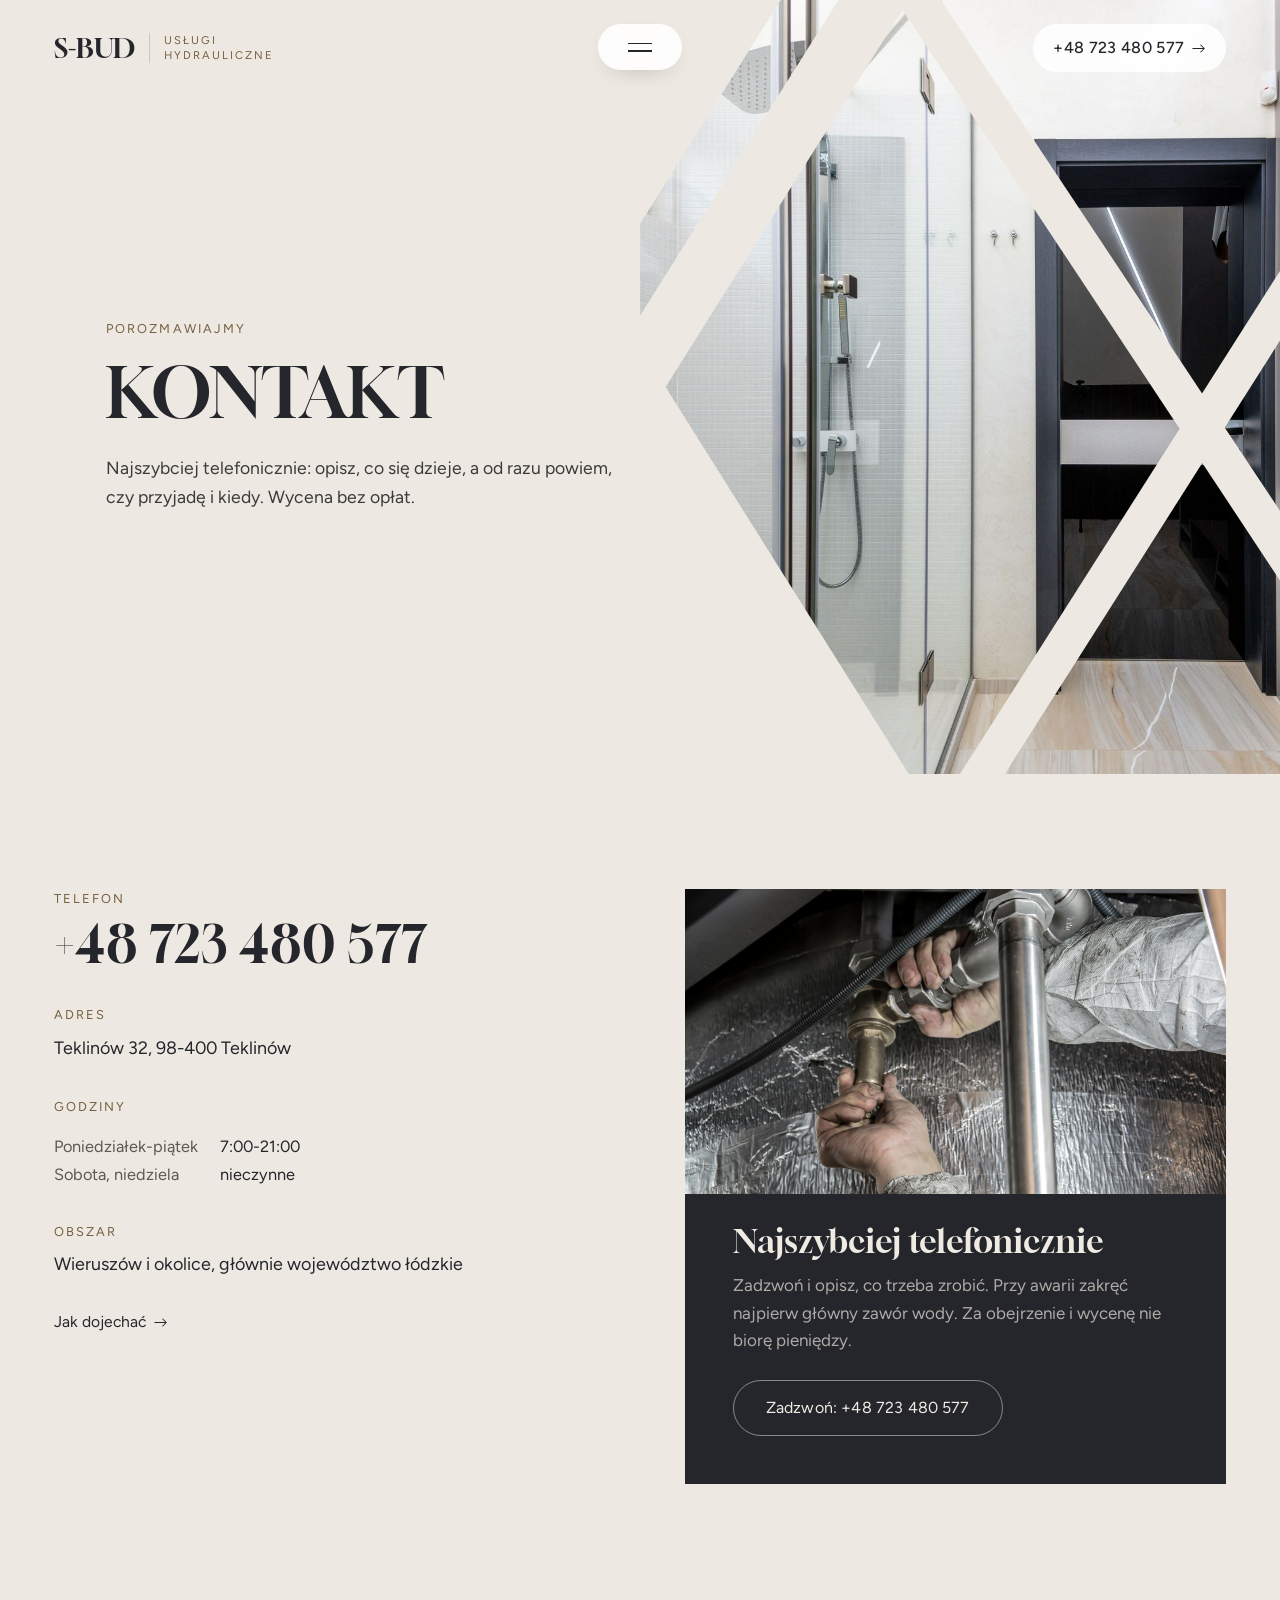
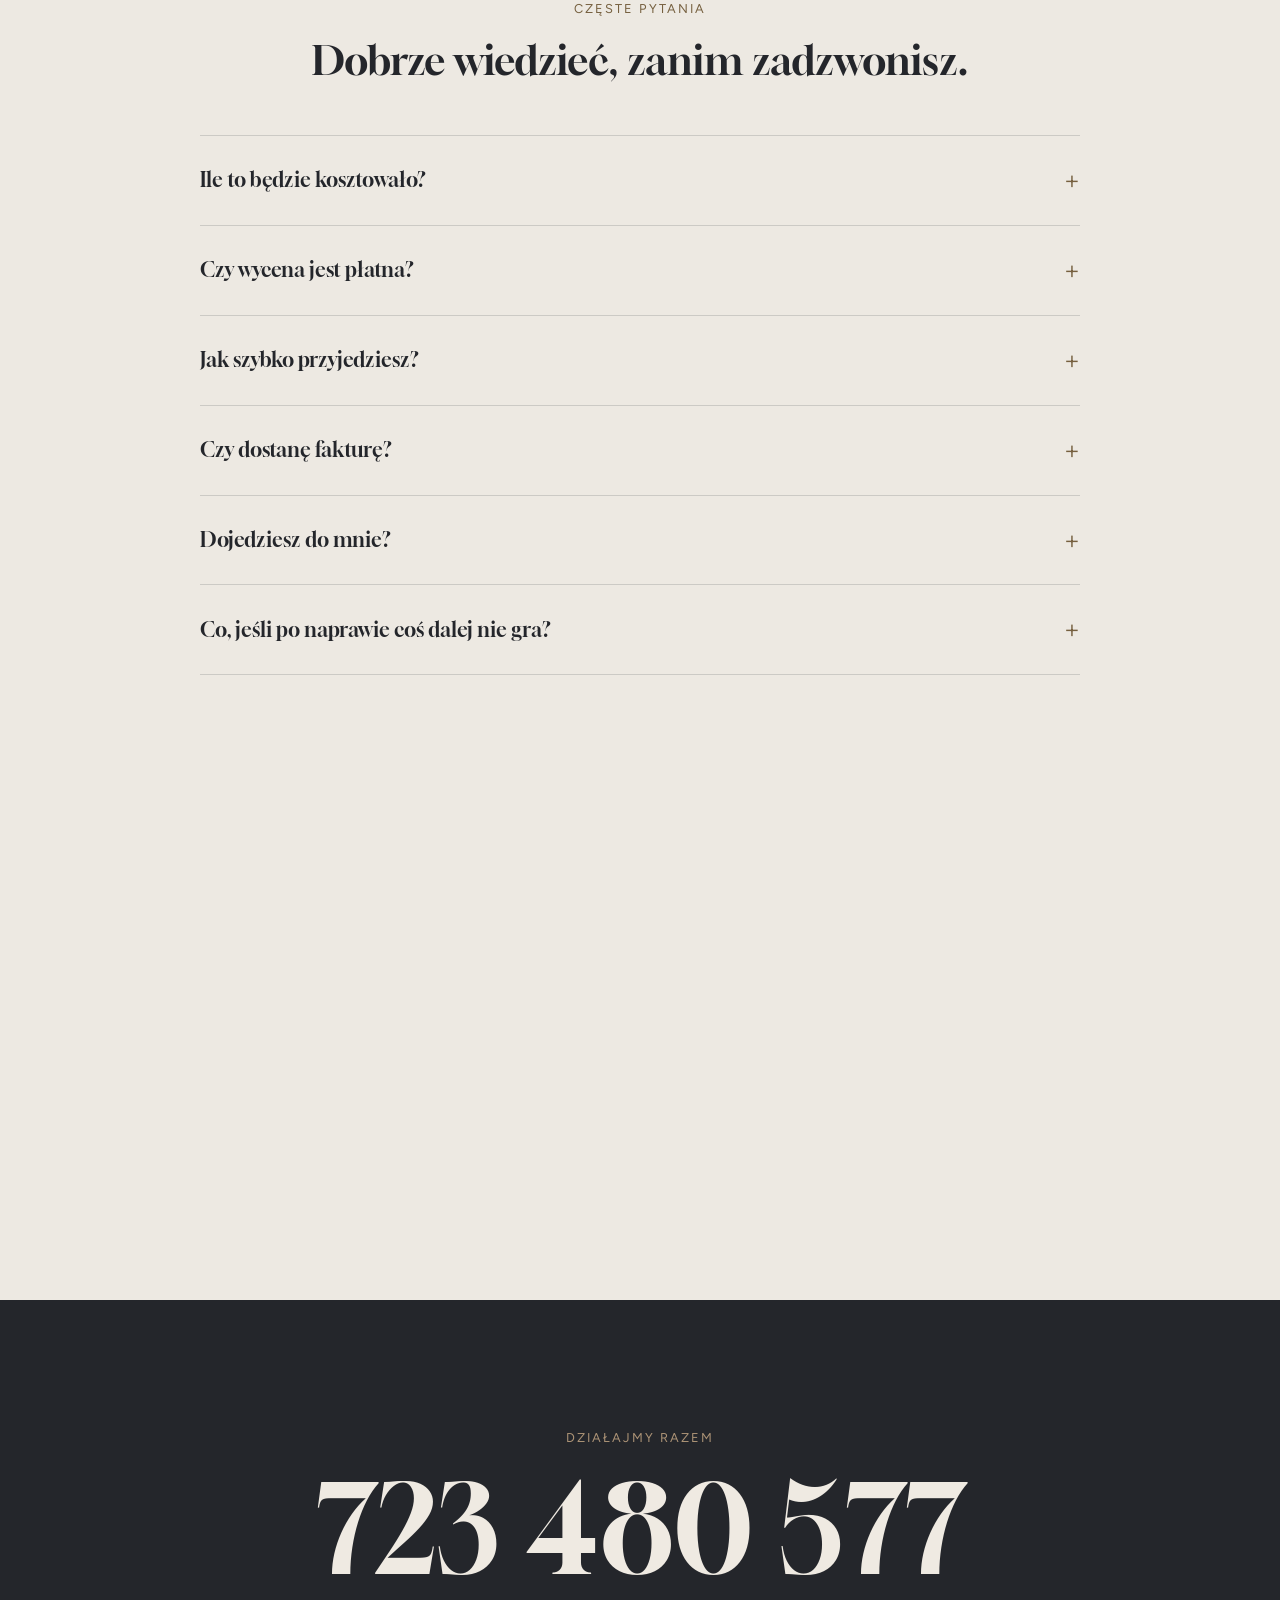
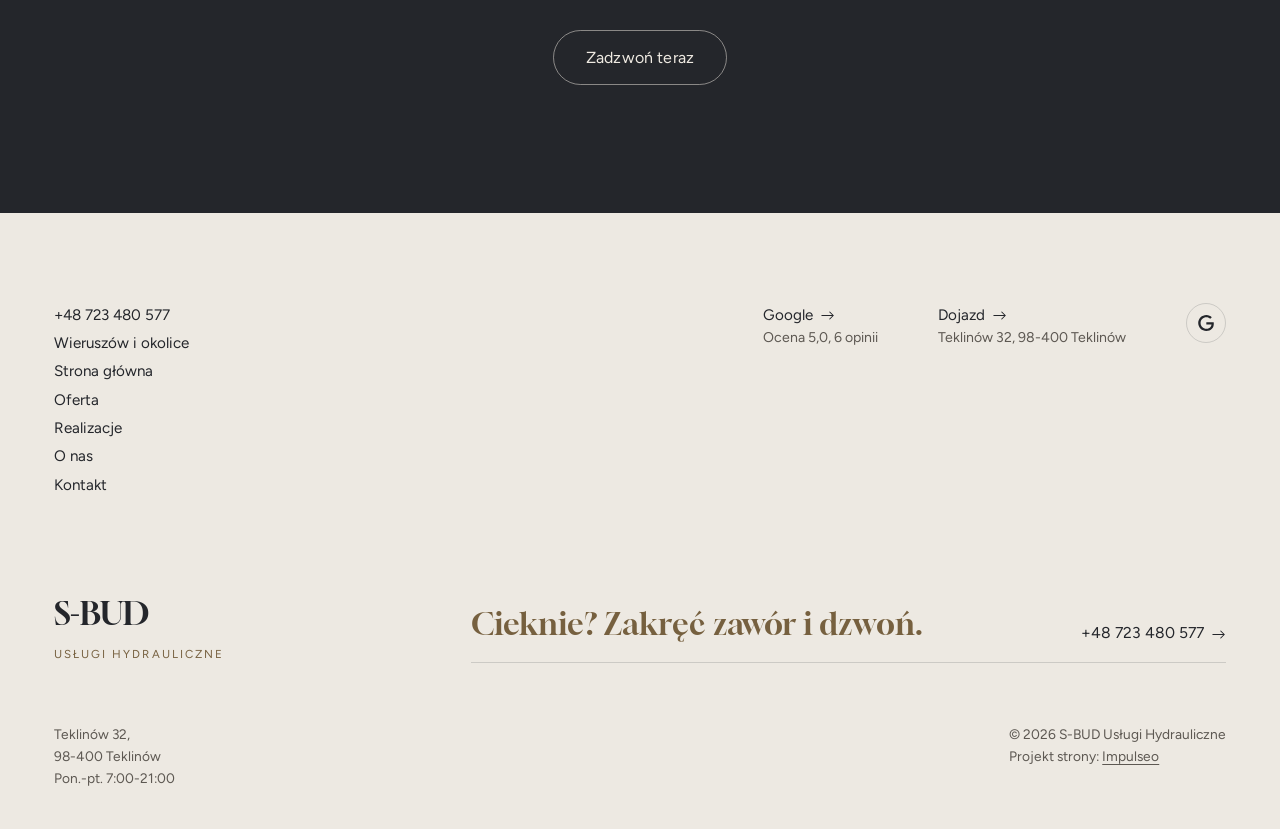
<file: kontakt.html>
<!DOCTYPE html>
<html lang="pl">
<head>
<meta charset="UTF-8">
<meta name="viewport" content="width=device-width, initial-scale=1.0">
<title>Kontakt - S-BUD Usługi Hydrauliczne</title>
<meta name="description" content="Kontakt S-BUD Usługi Hydrauliczne - Teklinów 32, 98-400 Teklinów">
<link rel="canonical" href="https://impulseo-pl.github.io/s-bud-uslugi-hydrauliczne/kontakt.html">
<meta name="robots" content="noindex, nofollow">
<meta property="og:type" content="website">
<meta property="og:locale" content="pl_PL">
<meta property="og:site_name" content="S-BUD Usługi Hydrauliczne">
<meta property="og:title" content="Kontakt - S-BUD Usługi Hydrauliczne">
<meta property="og:description" content="Kontakt S-BUD Usługi Hydrauliczne - Teklinów 32, 98-400 Teklinów">
<meta property="og:url" content="https://impulseo-pl.github.io/s-bud-uslugi-hydrauliczne/kontakt.html">
<meta property="og:image" content="https://impulseo-pl.github.io/s-bud-uslugi-hydrauliczne/img/og.jpg">
<meta property="og:image:width" content="1200">
<meta property="og:image:height" content="630">
<meta name="twitter:card" content="summary_large_image">
<link rel="preconnect" href="https://fonts.googleapis.com">
<link rel="preconnect" href="https://fonts.gstatic.com" crossorigin>
<link href="https://fonts.googleapis.com/css2?family=Gloock&family=Figtree:wght@300;400;500;600&display=swap" rel="stylesheet">
<link rel="stylesheet" href="assets/styles.css?v=20261009">
<meta name="theme-color" content="#ede9e2">
</head>
<body class="kl">
<header class="kl-top">
  <a class="kl-brand" href="index.html" aria-label="S-BUD Usługi Hydrauliczne - strona główna"><b>S-BUD</b><i class="kl-brand-sep" aria-hidden="true"></i><small>Usługi<br>hydrauliczne</small></a>
  <a class="kl-toptel" href="tel:+48723480577">+48 723 480 577 <svg class="kl-arr" viewBox="0 0 16 10" width="14" height="9" aria-hidden="true"><path d="M1 5h13M10 1l4 4-4 4" fill="none" stroke="currentColor" stroke-width="1.2" stroke-linecap="round" stroke-linejoin="round"/></svg></a>
</header>
<button class="kl-burger" type="button" aria-label="Menu" aria-expanded="false" aria-controls="kl-menu"><i></i><i></i></button>
<div class="kl-menu" id="kl-menu" hidden>
  <div class="kl-menu-in">
    <nav class="kl-menu-nav">
      <a href="index.html"><span>Strona główna</span></a>
      <a href="oferta.html"><span>Oferta</span></a>
      <a href="realizacje.html"><span>Realizacje</span></a>
      <a href="o-nas.html"><span>O nas</span></a>
      <a href="kontakt.html" class="active" aria-current="page"><span>Kontakt</span></a>
    </nav>
    <div class="kl-menu-side">
      <p class="kl-lbl">Kontakt</p>
      <a href="tel:+48723480577">+48 723 480 577</a>
      <p>Teklinów 32, 98-400 Teklinów</p>
      <p>Pon.-pt. 7:00-21:00</p>
      <p>Wieruszów i&nbsp;okolice</p>
      <a class="kl-pill kl-pill-light" href="tel:+48723480577">Zadzwoń</a>
    </div>
  </div>
</div>

<main>
<section class="kl-hero kl-hero-sub">
  <div class="kl-hero-copy">
    <p class="kl-lbl">Porozmawiajmy</p>
    <h1>Kontakt</h1>
    <p class="kl-lead">Najszybciej telefonicznie: opisz, co się dzieje, a&nbsp;od razu powiem, czy przyjadę i&nbsp;kiedy. Wycena bez opłat.</p>
  </div>
  <div class="kl-hero-art"><img src="img/r1.jpg" alt="Łazienka z kabiną walk-in i szafką pod umywalką" fetchpriority="high" width="1880" height="1255" decoding="async"></div>
</section>

<section class="kl-beige kl-contact">
  <div class="wrap kl-wrap kl-contact-in">
    <div class="kl-contact-info reveal">
      <p class="kl-lbl">Telefon</p>
      <a class="kl-c-big" href="tel:+48723480577">+48 723 480 577</a>
      <p class="kl-lbl">Adres</p>
      <p class="kl-c-mid">Teklinów 32, 98-400 Teklinów</p>
      <p class="kl-lbl">Godziny</p>
      <dl class="kl-hours"><dt>Poniedziałek-piątek</dt><dd>7:00-21:00</dd><dt>Sobota, niedziela</dt><dd>nieczynne</dd></dl>
      <p class="kl-lbl">Obszar</p>
      <p class="kl-c-mid">Wieruszów i&nbsp;okolice, głównie województwo łódzkie</p>
      <a class="kl-link" href="https://maps.google.com/?cid=9906975957184457885&amp;g_mp=Cidnb29nbGUubWFwcy5wbGFjZXMudjEuUGxhY2VzLlNlYXJjaFRleHQQAhgEIAA" target="_blank" rel="noopener">Jak dojechać <svg class="kl-arr" viewBox="0 0 16 10" width="14" height="9" aria-hidden="true"><path d="M1 5h13M10 1l4 4-4 4" fill="none" stroke="currentColor" stroke-width="1.2" stroke-linecap="round" stroke-linejoin="round"/></svg></a>
    </div>
    <div class="kl-callcard reveal">
      <div class="kl-ph"><img src="img/about.jpg" alt="Dokręcanie złączki na rurze kluczem" width="1880" height="1253" decoding="async"></div>
      <h2>Najszybciej telefonicznie</h2>
      <p>Zadzwoń i&nbsp;opisz, co trzeba zrobić. Przy awarii zakręć najpierw główny zawór wody. Za obejrzenie i&nbsp;wycenę nie biorę pieniędzy.</p>
      <a class="kl-pill kl-pill-light" href="tel:+48723480577">Zadzwoń: +48 723 480 577</a>
    </div>
  </div>
</section>

<section class="kl-beige kl-faq" style="padding-top:0">
  <div class="wrap kl-wrap">
    <p class="kl-lbl reveal" style="text-align:center">Częste pytania</p>
    <h2 class="kl-h2c reveal">Dobrze wiedzieć, zanim zadzwonisz.</h2>
    <div class="kl-faq-list">
      <details class="faq-item reveal"><summary>Ile to będzie kosztowało?</summary><p>Zależy, co się dzieje - dlatego wypytuję przez telefon i&nbsp;od razu podaję widełki. Ostateczną cenę znasz przed robotą, nie po niej.</p></details>
      <details class="faq-item reveal"><summary>Czy wycena jest płatna?</summary><p>Za obejrzenie i&nbsp;wycenę nie biorę pieniędzy. Płacisz za robotę, nie za rozmowę o&nbsp;niej.</p></details>
      <details class="faq-item reveal"><summary>Jak szybko przyjedziesz?</summary><p>Przy zalaniu liczy się każda godzina, więc przy awarii przestawiam grafik. Prace planowane umawiamy z&nbsp;kilkudniowym wyprzedzeniem.</p></details>
      <details class="faq-item reveal"><summary>Czy dostanę fakturę?</summary><p>Tak - VAT albo paragon, jak wolisz. Z&nbsp;firmami i&nbsp;wspólnotami rozliczam się przelewem.</p></details>
      <details class="faq-item reveal"><summary>Dojedziesz do mnie?</summary><p>Granicę wyznacza kalendarz, nie mapa. Przy większej robocie dojeżdżam dalej - zapytaj.</p></details>
      <details class="faq-item reveal"><summary>Co, jeśli po naprawie coś dalej nie gra?</summary><p>Wracam i&nbsp;sprawdzam. Moja wina - poprawiam za darmo; wyszło coś nowego - mówię wprost, co i&nbsp;za ile.</p></details>
    </div>
  </div>
</section>

<section class="kl-beige kl-map">
  <div class="wrap kl-wrap reveal">
    <iframe class="map" title="S-BUD Usługi Hydrauliczne - Teklinów, gmina Wieruszów" src="https://maps.google.com/maps?q=51.3144621%2C18.1269503&amp;z=13&amp;output=embed" loading="lazy" referrerpolicy="no-referrer-when-downgrade"></iframe>
  </div>
</section>

<section class="kl-dark kl-cta">
  <div class="wrap kl-wrap">
    <p class="kl-lbl reveal">Działajmy razem</p>
    <a class="kl-bigtel reveal" href="tel:+48723480577">723 480 577</a>
    <div class="kl-cta-act reveal">
      <a class="kl-pill kl-pill-light" href="tel:+48723480577">Zadzwoń teraz</a>
    </div>
  </div>
</section>
</main>

<footer class="kl-foot">
  <div class="wrap kl-wrap">
    <div class="kl-foot-top">
      <div class="kl-foot-links">
        <a href="tel:+48723480577">+48 723 480 577</a>
        <a href="https://maps.google.com/?cid=9906975957184457885&amp;g_mp=Cidnb29nbGUubWFwcy5wbGFjZXMudjEuUGxhY2VzLlNlYXJjaFRleHQQAhgEIAA" target="_blank" rel="noopener">Wieruszów i&nbsp;okolice</a>
        <a href="index.html">Strona główna</a>
        <a href="oferta.html">Oferta</a>
        <a href="realizacje.html">Realizacje</a>
        <a href="o-nas.html">O nas</a>
        <a href="kontakt.html">Kontakt</a>
      </div>
      <div class="kl-foot-soc">
        <div><a href="https://maps.google.com/?cid=9906975957184457885&amp;g_mp=Cidnb29nbGUubWFwcy5wbGFjZXMudjEuUGxhY2VzLlNlYXJjaFRleHQQAhgEIAA" target="_blank" rel="noopener">Google <svg class="kl-arr" viewBox="0 0 16 10" width="14" height="9" aria-hidden="true"><path d="M1 5h13M10 1l4 4-4 4" fill="none" stroke="currentColor" stroke-width="1.2" stroke-linecap="round" stroke-linejoin="round"/></svg></a><span>Ocena 5,0, 6 opinii</span></div>
        <div><a href="https://maps.google.com/?cid=9906975957184457885&amp;g_mp=Cidnb29nbGUubWFwcy5wbGFjZXMudjEuUGxhY2VzLlNlYXJjaFRleHQQAhgEIAA" target="_blank" rel="noopener">Dojazd <svg class="kl-arr" viewBox="0 0 16 10" width="14" height="9" aria-hidden="true"><path d="M1 5h13M10 1l4 4-4 4" fill="none" stroke="currentColor" stroke-width="1.2" stroke-linecap="round" stroke-linejoin="round"/></svg></a><span>Teklinów 32, 98-400 Teklinów</span></div>
        <div class="foot-soc"><a class="soc" href="https://maps.google.com/?cid=9906975957184457885&amp;g_mp=Cidnb29nbGUubWFwcy5wbGFjZXMudjEuUGxhY2VzLlNlYXJjaFRleHQQAhgEIAA" target="_blank" rel="noopener" aria-label="Google - S-BUD Usługi Hydrauliczne"><svg viewBox="0 0 24 24" aria-hidden="true" focusable="false"><path d="M12.48 10.92v3.28h7.84c-.24 1.84-.853 3.187-1.787 4.133-1.147 1.147-2.933 2.4-6.053 2.4-4.827 0-8.6-3.893-8.6-8.72s3.773-8.72 8.6-8.72c2.6 0 4.507 1.027 5.907 2.347l2.307-2.307C18.747 1.44 16.133 0 12.48 0 5.867 0 .307 5.387.307 12s5.56 12 12.173 12c3.573 0 6.267-1.173 8.373-3.36 2.16-2.16 2.84-5.213 2.84-7.667 0-.76-.053-1.467-.173-2.053H12.48z" fill="currentColor"/></svg></a></div>
      </div>
    </div>
    <div class="kl-foot-mid">
      <a class="kl-foot-brand" href="index.html"><b>S-BUD</b><small>Usługi hydrauliczne</small></a>
      <div class="kl-foot-cta">
        <p class="kl-foot-big">Cieknie? Zakręć zawór i&nbsp;dzwoń.</p>
        <a class="kl-link" href="tel:+48723480577">+48 723 480 577 <svg class="kl-arr" viewBox="0 0 16 10" width="14" height="9" aria-hidden="true"><path d="M1 5h13M10 1l4 4-4 4" fill="none" stroke="currentColor" stroke-width="1.2" stroke-linecap="round" stroke-linejoin="round"/></svg></a>
      </div>
    </div>
    <div class="kl-foot-bot">
      <p>Teklinów 32,<br>98-400 Teklinów<br>Pon.-pt. 7:00-21:00</p>
      <p>© 2026 S-BUD Usługi Hydrauliczne<br>Projekt strony: <a class="foot-credit" href="https://impulseo.pl" target="_blank" rel="noopener">Impulseo</a></p>
    </div>
  </div>
</footer>
<div class="sticky-call"><a class="sc-call" href="tel:+48723480577"><svg class="ico-tel" width="16" height="16" viewBox="0 0 24 24" fill="none" aria-hidden="true"><path d="M6.6 10.8a15.5 15.5 0 0 0 6.6 6.6l2.2-2.2a1 1 0 0 1 1-.24 11.4 11.4 0 0 0 3.6.58 1 1 0 0 1 1 1V20a1 1 0 0 1-1 1A17 17 0 0 1 3 4a1 1 0 0 1 1-1h3.5a1 1 0 0 1 1 1c0 1.25.2 2.46.58 3.6a1 1 0 0 1-.25 1l-2.23 2.2Z" fill="currentColor"/></svg> Zadzwoń</a><a class="sc-quote" href="kontakt.html">Zapytaj o&nbsp;wycenę</a></div>
<div class="demo-wazne" data-do="2026-10-07" data-cykl="3" hidden><svg class="dw-ico" width="13" height="13" viewBox="0 0 24 24" fill="none" aria-hidden="true"><circle cx="12" cy="12" r="8.6" stroke="currentColor" stroke-width="1.8"/><path d="M12 7.2V12l3.3 2" stroke="currentColor" stroke-width="1.8" stroke-linecap="round"/></svg><span class="dw-txt"></span></div>

<script src="assets/main.js"></script>
<script src="assets/kl.js?v=20261009"></script>
</body>
</html>
</file>
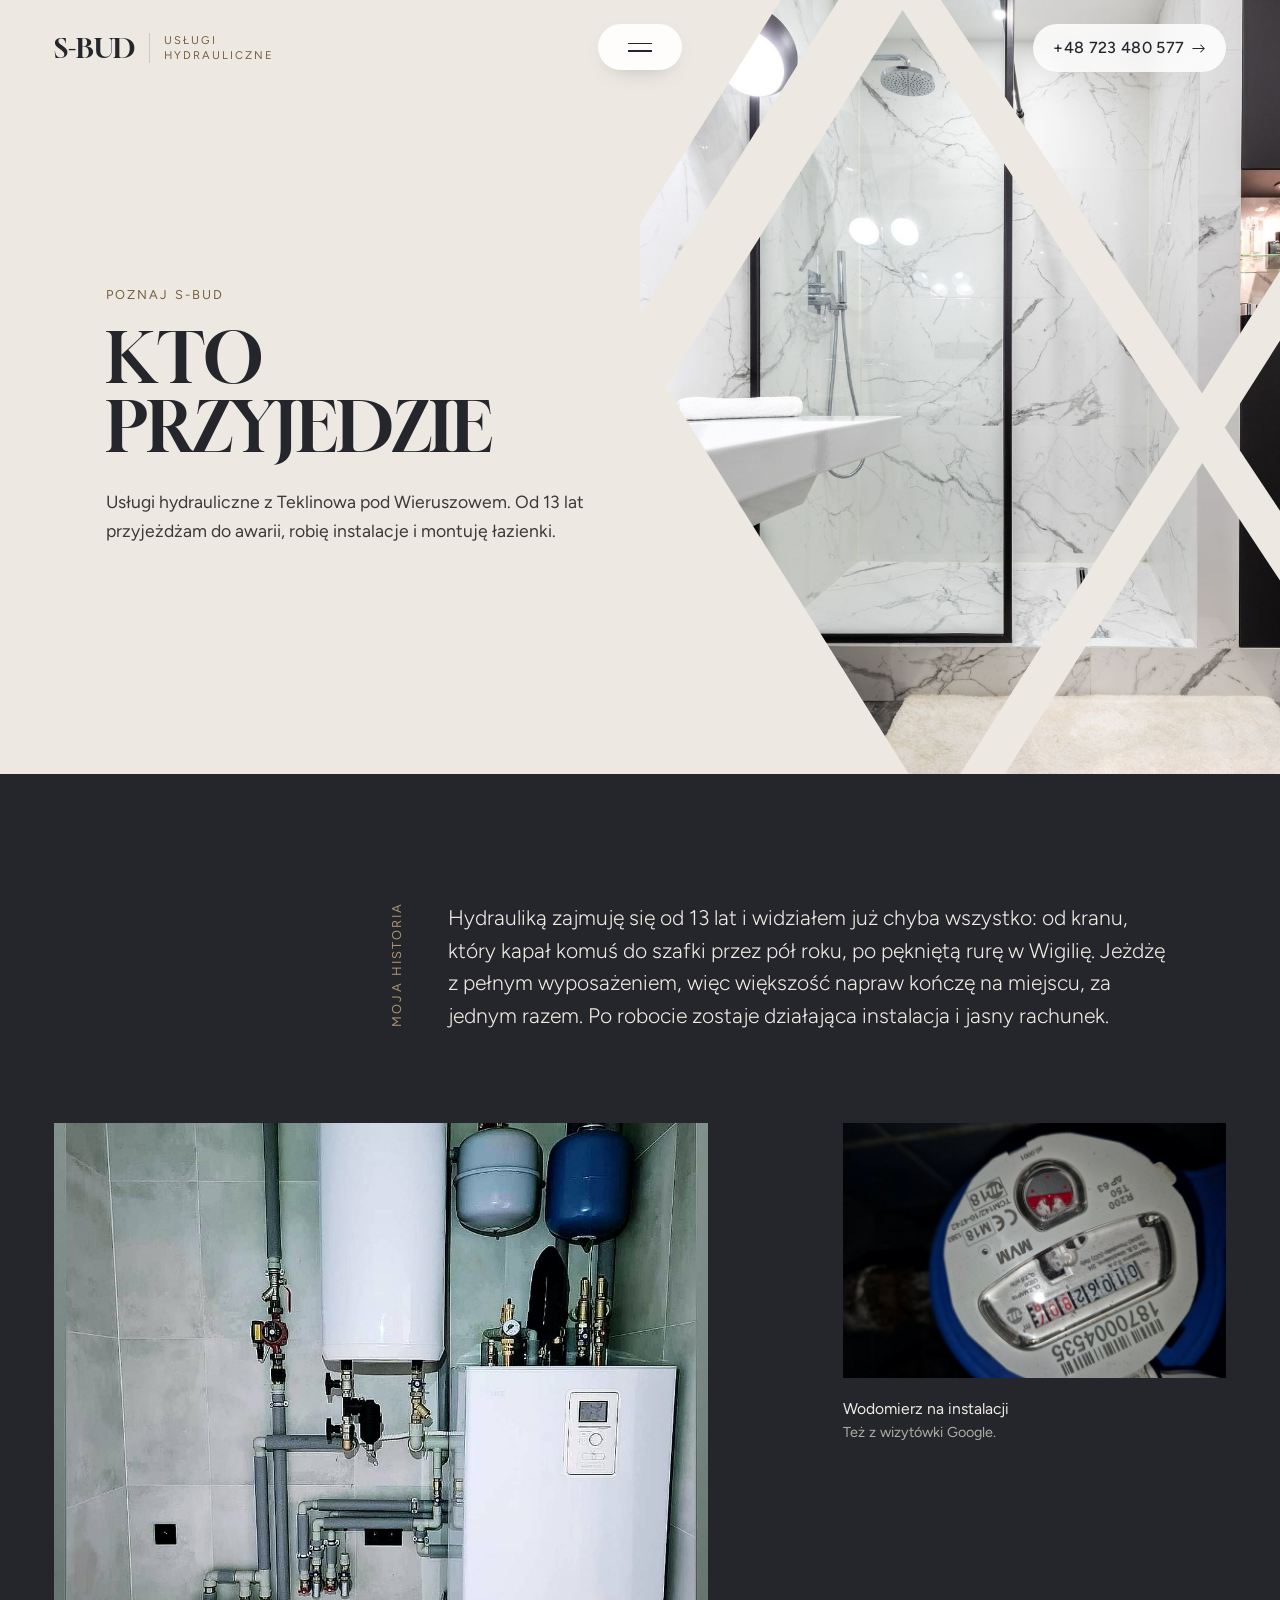
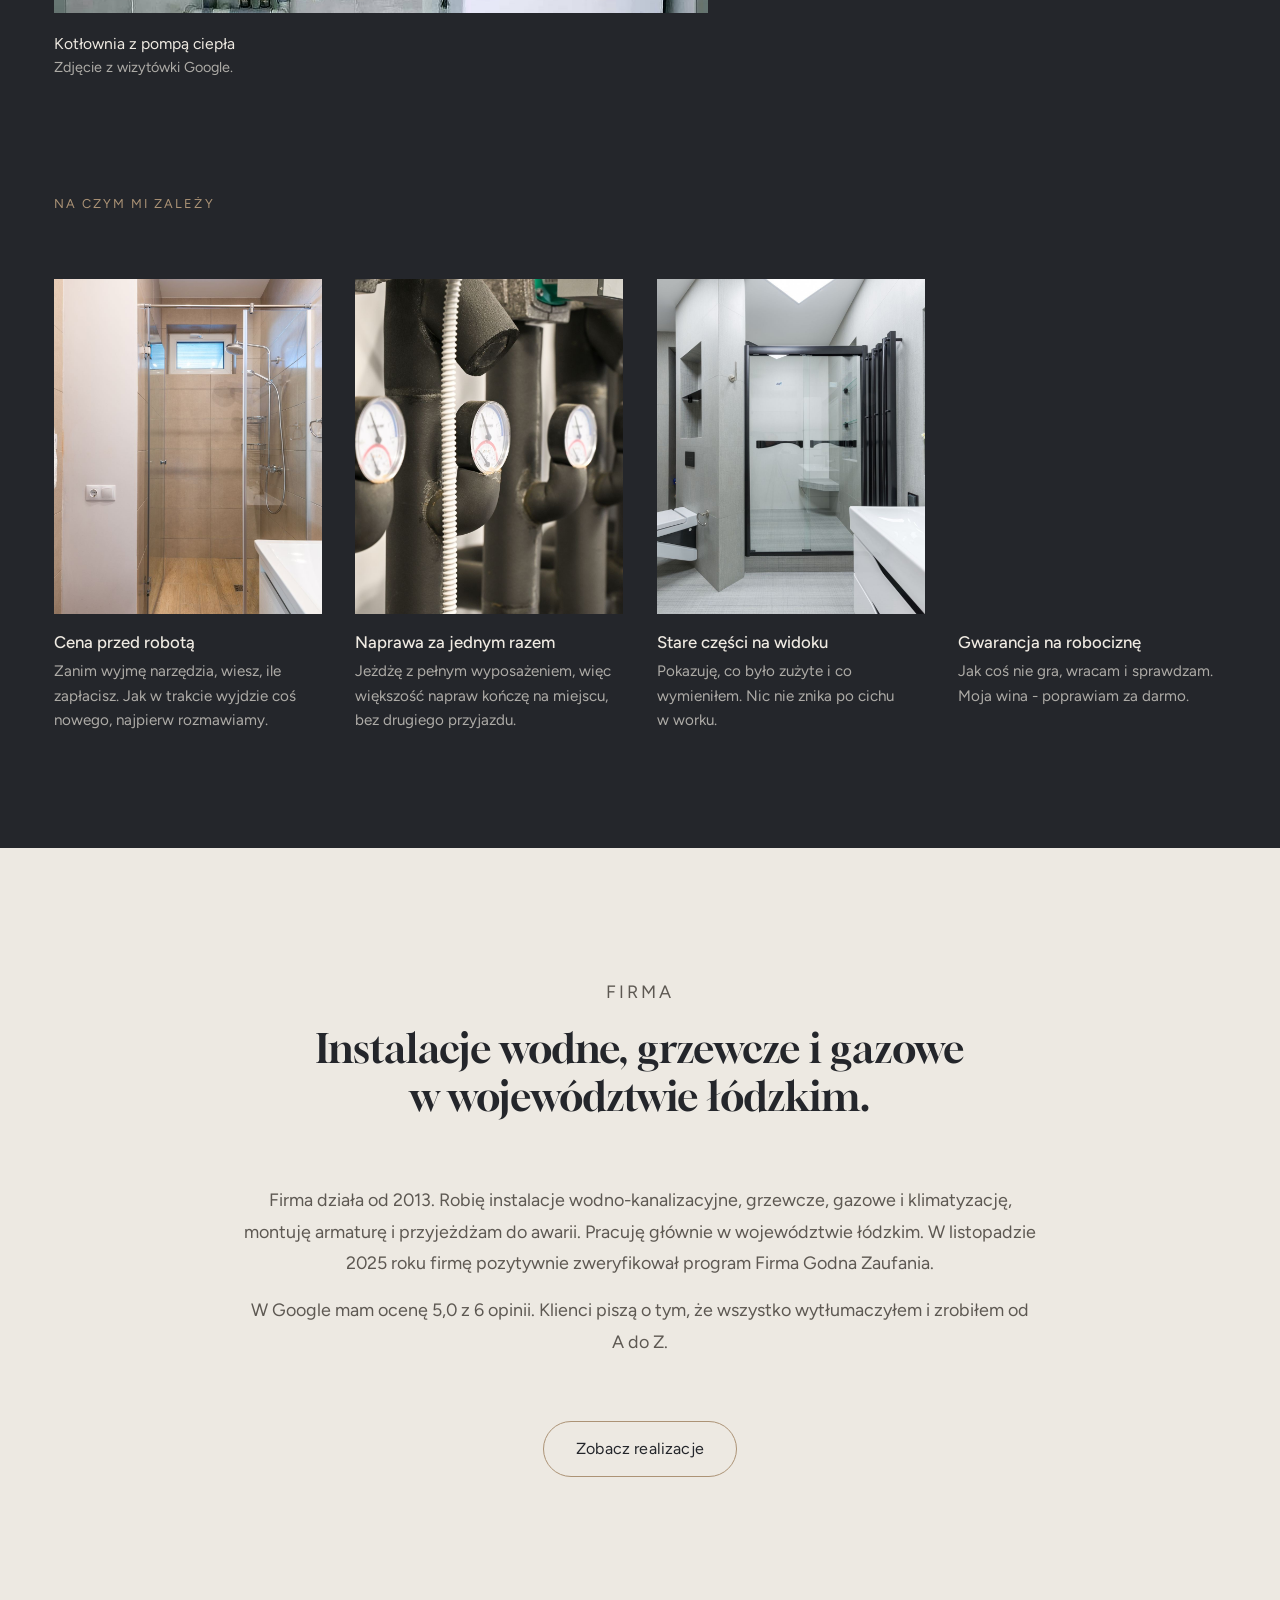
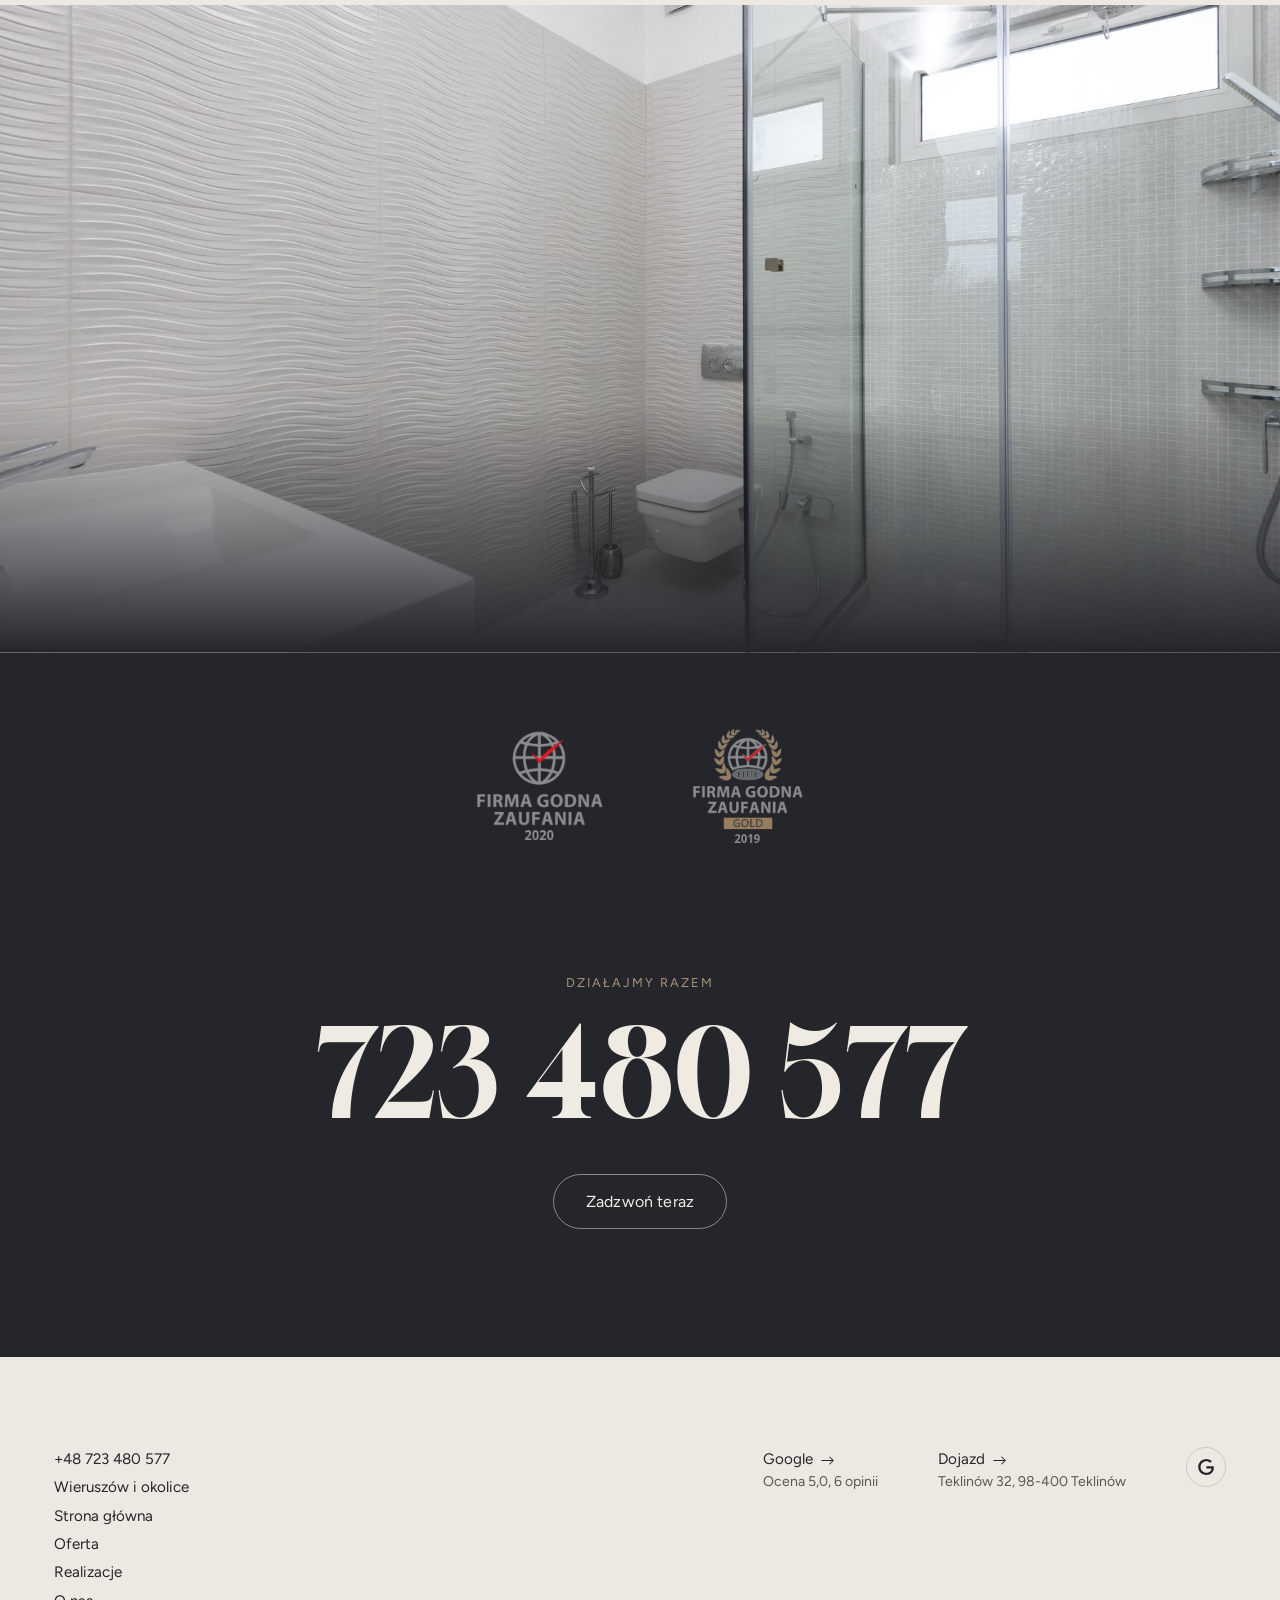
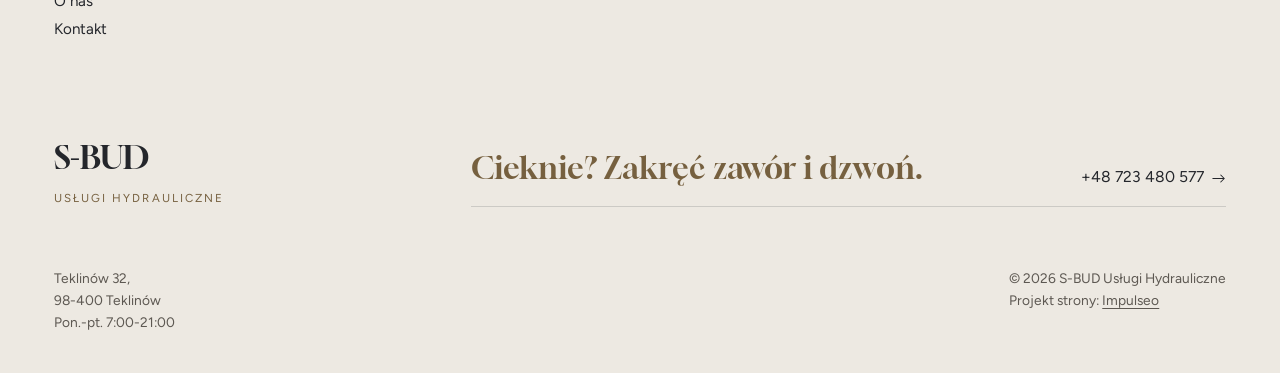
<file: o-nas.html>
<!DOCTYPE html>
<html lang="pl">
<head>
<meta charset="UTF-8">
<meta name="viewport" content="width=device-width, initial-scale=1.0">
<title>O nas - S-BUD Usługi Hydrauliczne</title>
<meta name="description" content="Hydraulik w Wieruszowie z dojazdem. Awarie, udrażnianie, instalacje wod-kan, wymiana kotłów. Cenę znasz przed robotą. Zadzwoń: +48 723 480 577.">
<link rel="canonical" href="https://impulseo-pl.github.io/s-bud-uslugi-hydrauliczne/o-nas.html">
<meta name="robots" content="noindex, nofollow">
<meta property="og:type" content="website">
<meta property="og:locale" content="pl_PL">
<meta property="og:site_name" content="S-BUD Usługi Hydrauliczne">
<meta property="og:title" content="O nas - S-BUD Usługi Hydrauliczne">
<meta property="og:description" content="Hydraulik w Wieruszowie z dojazdem. Awarie, udrażnianie, instalacje wod-kan, wymiana kotłów. Cenę znasz przed robotą. Zadzwoń: +48 723 480 577.">
<meta property="og:url" content="https://impulseo-pl.github.io/s-bud-uslugi-hydrauliczne/o-nas.html">
<meta property="og:image" content="https://impulseo-pl.github.io/s-bud-uslugi-hydrauliczne/img/og.jpg">
<meta property="og:image:width" content="1200">
<meta property="og:image:height" content="630">
<meta name="twitter:card" content="summary_large_image">
<link rel="preconnect" href="https://fonts.googleapis.com">
<link rel="preconnect" href="https://fonts.gstatic.com" crossorigin>
<link href="https://fonts.googleapis.com/css2?family=Gloock&family=Figtree:wght@300;400;500;600&display=swap" rel="stylesheet">
<link rel="stylesheet" href="assets/styles.css?v=20261009">
<meta name="theme-color" content="#ede9e2">
</head>
<body class="kl">
<header class="kl-top">
  <a class="kl-brand" href="index.html" aria-label="S-BUD Usługi Hydrauliczne - strona główna"><b>S-BUD</b><i class="kl-brand-sep" aria-hidden="true"></i><small>Usługi<br>hydrauliczne</small></a>
  <a class="kl-toptel" href="tel:+48723480577">+48 723 480 577 <svg class="kl-arr" viewBox="0 0 16 10" width="14" height="9" aria-hidden="true"><path d="M1 5h13M10 1l4 4-4 4" fill="none" stroke="currentColor" stroke-width="1.2" stroke-linecap="round" stroke-linejoin="round"/></svg></a>
</header>
<button class="kl-burger" type="button" aria-label="Menu" aria-expanded="false" aria-controls="kl-menu"><i></i><i></i></button>
<div class="kl-menu" id="kl-menu" hidden>
  <div class="kl-menu-in">
    <nav class="kl-menu-nav">
      <a href="index.html"><span>Strona główna</span></a>
      <a href="oferta.html"><span>Oferta</span></a>
      <a href="realizacje.html"><span>Realizacje</span></a>
      <a href="o-nas.html" class="active" aria-current="page"><span>O nas</span></a>
      <a href="kontakt.html"><span>Kontakt</span></a>
    </nav>
    <div class="kl-menu-side">
      <p class="kl-lbl">Kontakt</p>
      <a href="tel:+48723480577">+48 723 480 577</a>
      <p>Teklinów 32, 98-400 Teklinów</p>
      <p>Pon.-pt. 7:00-21:00</p>
      <p>Wieruszów i&nbsp;okolice</p>
      <a class="kl-pill kl-pill-light" href="tel:+48723480577">Zadzwoń</a>
    </div>
  </div>
</div>

<main>
<section class="kl-hero kl-hero-sub">
  <div class="kl-hero-copy">
    <p class="kl-lbl">Poznaj S-BUD</p>
    <h1>Kto przyjedzie</h1>
    <p class="kl-lead">Usługi hydrauliczne z&nbsp;Teklinowa pod Wieruszowem. Od 13 lat przyjeżdżam do awarii, robię instalacje i&nbsp;montuję łazienki.</p>
  </div>
  <div class="kl-hero-art"><img src="img/r2.jpg" alt="Łazienka w białym marmurze z kabiną prysznicową" fetchpriority="high" width="1880" height="1255" decoding="async"></div>
</section>

<section class="kl-dark kl-what">
  <div class="wrap kl-wrap">
    <div class="kl-what-top reveal">
      <p class="kl-vert">Moja historia</p>
      <p class="kl-what-txt">Hydrauliką zajmuję się od 13 lat i&nbsp;widziałem już chyba wszystko: od kranu, który kapał komuś do szafki przez pół roku, po pękniętą rurę w&nbsp;Wigilię. Jeżdżę z&nbsp;pełnym wyposażeniem, więc większość napraw kończę na miejscu, za jednym razem. Po robocie zostaje działająca instalacja i&nbsp;jasny rachunek.</p>
    </div>
    <div class="kl-what-pics">
      <div class="kl-what-a reveal"><span class="kl-ph"><img src="img/g1.jpg" alt="Kotłownia z pompą ciepła i zasobnikiem - zdjęcie z wizytówki Google firmy" width="1080" height="1406" decoding="async"></span><span class="kl-cap">Kotłownia z&nbsp;pompą ciepła</span><span class="kl-sub">Zdjęcie z&nbsp;wizytówki Google.</span></div>
      <div class="kl-what-b reveal"><span class="kl-ph"><img src="img/g2.jpg" alt="Wodomierz na instalacji - zdjęcie z wizytówki Google firmy" width="1600" height="1200" decoding="async"></span><span class="kl-cap">Wodomierz na instalacji</span><span class="kl-sub">Też z&nbsp;wizytówki Google.</span></div>
    </div>
  </div>
</section>

<section class="kl-dark kl-vals" style="padding-top:0">
  <div class="wrap kl-wrap">
    <p class="kl-lbl reveal">Na czym mi zależy</p>
    <div class="kl-vals-grid">
      <div class="kl-val reveal"><div class="kl-val-img"><img src="img/g5.jpg" alt="Łazienka z kabiną narożną i grzejnikiem na ręczniki" loading="lazy" width="1880" height="1255" decoding="async"></div><h3>Cena przed robotą</h3><p>Zanim wyjmę narzędzia, wiesz, ile zapłacisz. Jak w&nbsp;trakcie wyjdzie coś nowego, najpierw rozmawiamy.</p></div>
      <div class="kl-val reveal"><div class="kl-val-img"><img src="img/g3.jpg" alt="Rozdzielacz instalacji grzewczej z manometrami" loading="lazy" width="1880" height="1251" decoding="async"></div><h3>Naprawa za jednym razem</h3><p>Jeżdżę z&nbsp;pełnym wyposażeniem, więc większość napraw kończę na miejscu, bez drugiego przyjazdu.</p></div>
      <div class="kl-val reveal"><div class="kl-val-img"><img src="img/g4.jpg" alt="Łazienka z kabiną walk-in i podwieszaną miską" loading="lazy" width="1857" height="1300" decoding="async"></div><h3>Stare części na widoku</h3><p>Pokazuję, co było zużyte i&nbsp;co wymieniłem. Nic nie znika po cichu w&nbsp;worku.</p></div>
      <div class="kl-val reveal"><div class="kl-val-img"><img src="img/g9.jpg" alt="Łazienka z wanną wolnostojącą i podświetlanym podestem" loading="lazy" width="1600" height="1068" decoding="async"></div><h3>Gwarancja na robociznę</h3><p>Jak coś nie gra, wracam i&nbsp;sprawdzam. Moja wina - poprawiam za darmo.</p></div>
    </div>
  </div>
</section>

<section class="kl-beige kl-about">
  <div class="wrap kl-wrap kl-about-in">
    <p class="kl-lbl reveal">Firma</p>
    <h2 class="kl-h2c reveal">Instalacje wodne, grzewcze i&nbsp;gazowe w&nbsp;województwie łódzkim.</h2>
    <p class="reveal">Firma działa od 2013. Robię instalacje wodno-kanalizacyjne, grzewcze, gazowe i&nbsp;klimatyzację, montuję armaturę i&nbsp;przyjeżdżam do awarii. Pracuję głównie w&nbsp;województwie łódzkim. W&nbsp;listopadzie 2025 roku firmę pozytywnie zweryfikował program Firma Godna Zaufania.</p>
    <p class="reveal">W Google mam ocenę 5,0 z&nbsp;6 opinii. Klienci piszą o&nbsp;tym, że wszystko wytłumaczyłem i&nbsp;zrobiłem od A&nbsp;do Z.</p>
    <div class="kl-center reveal"><a class="kl-pill" href="realizacje.html">Zobacz realizacje</a></div>
  </div>
</section>

<section class="stopklatka" aria-hidden="true">
  <div class="stk-bg" style="background-image:url(img/ph-oferta.jpg)"></div>
</section>

<section class="kl-dark kl-cta kl-cta-badges">
  <div class="wrap kl-wrap">
    <ul class="kl-badges reveal">
      <li class="odz kl-badge"><img src="img/odznaka-1.png" alt="Firma Godna Zaufania 2020" loading="lazy" decoding="async" width="154" height="141"></li>
      <li class="odz kl-badge"><img src="img/odznaka-2.png" alt="Firma Godna Zaufania Elite Gold 2019" loading="lazy" decoding="async" width="154" height="161"></li>
    </ul>
  </div>
</section>
<section class="kl-dark kl-cta">
  <div class="wrap kl-wrap">
    <p class="kl-lbl reveal">Działajmy razem</p>
    <a class="kl-bigtel reveal" href="tel:+48723480577">723 480 577</a>
    <div class="kl-cta-act reveal">
      <a class="kl-pill kl-pill-light" href="tel:+48723480577">Zadzwoń teraz</a>
    </div>
  </div>
</section>
</main>

<footer class="kl-foot">
  <div class="wrap kl-wrap">
    <div class="kl-foot-top">
      <div class="kl-foot-links">
        <a href="tel:+48723480577">+48 723 480 577</a>
        <a href="https://maps.google.com/?cid=9906975957184457885&amp;g_mp=Cidnb29nbGUubWFwcy5wbGFjZXMudjEuUGxhY2VzLlNlYXJjaFRleHQQAhgEIAA" target="_blank" rel="noopener">Wieruszów i&nbsp;okolice</a>
        <a href="index.html">Strona główna</a>
        <a href="oferta.html">Oferta</a>
        <a href="realizacje.html">Realizacje</a>
        <a href="o-nas.html">O nas</a>
        <a href="kontakt.html">Kontakt</a>
      </div>
      <div class="kl-foot-soc">
        <div><a href="https://maps.google.com/?cid=9906975957184457885&amp;g_mp=Cidnb29nbGUubWFwcy5wbGFjZXMudjEuUGxhY2VzLlNlYXJjaFRleHQQAhgEIAA" target="_blank" rel="noopener">Google <svg class="kl-arr" viewBox="0 0 16 10" width="14" height="9" aria-hidden="true"><path d="M1 5h13M10 1l4 4-4 4" fill="none" stroke="currentColor" stroke-width="1.2" stroke-linecap="round" stroke-linejoin="round"/></svg></a><span>Ocena 5,0, 6 opinii</span></div>
        <div><a href="https://maps.google.com/?cid=9906975957184457885&amp;g_mp=Cidnb29nbGUubWFwcy5wbGFjZXMudjEuUGxhY2VzLlNlYXJjaFRleHQQAhgEIAA" target="_blank" rel="noopener">Dojazd <svg class="kl-arr" viewBox="0 0 16 10" width="14" height="9" aria-hidden="true"><path d="M1 5h13M10 1l4 4-4 4" fill="none" stroke="currentColor" stroke-width="1.2" stroke-linecap="round" stroke-linejoin="round"/></svg></a><span>Teklinów 32, 98-400 Teklinów</span></div>
        <div class="foot-soc"><a class="soc" href="https://maps.google.com/?cid=9906975957184457885&amp;g_mp=Cidnb29nbGUubWFwcy5wbGFjZXMudjEuUGxhY2VzLlNlYXJjaFRleHQQAhgEIAA" target="_blank" rel="noopener" aria-label="Google - S-BUD Usługi Hydrauliczne"><svg viewBox="0 0 24 24" aria-hidden="true" focusable="false"><path d="M12.48 10.92v3.28h7.84c-.24 1.84-.853 3.187-1.787 4.133-1.147 1.147-2.933 2.4-6.053 2.4-4.827 0-8.6-3.893-8.6-8.72s3.773-8.72 8.6-8.72c2.6 0 4.507 1.027 5.907 2.347l2.307-2.307C18.747 1.44 16.133 0 12.48 0 5.867 0 .307 5.387.307 12s5.56 12 12.173 12c3.573 0 6.267-1.173 8.373-3.36 2.16-2.16 2.84-5.213 2.84-7.667 0-.76-.053-1.467-.173-2.053H12.48z" fill="currentColor"/></svg></a></div>
      </div>
    </div>
    <div class="kl-foot-mid">
      <a class="kl-foot-brand" href="index.html"><b>S-BUD</b><small>Usługi hydrauliczne</small></a>
      <div class="kl-foot-cta">
        <p class="kl-foot-big">Cieknie? Zakręć zawór i&nbsp;dzwoń.</p>
        <a class="kl-link" href="tel:+48723480577">+48 723 480 577 <svg class="kl-arr" viewBox="0 0 16 10" width="14" height="9" aria-hidden="true"><path d="M1 5h13M10 1l4 4-4 4" fill="none" stroke="currentColor" stroke-width="1.2" stroke-linecap="round" stroke-linejoin="round"/></svg></a>
      </div>
    </div>
    <div class="kl-foot-bot">
      <p>Teklinów 32,<br>98-400 Teklinów<br>Pon.-pt. 7:00-21:00</p>
      <p>© 2026 S-BUD Usługi Hydrauliczne<br>Projekt strony: <a class="foot-credit" href="https://impulseo.pl" target="_blank" rel="noopener">Impulseo</a></p>
    </div>
  </div>
</footer>
<div class="sticky-call"><a class="sc-call" href="tel:+48723480577"><svg class="ico-tel" width="16" height="16" viewBox="0 0 24 24" fill="none" aria-hidden="true"><path d="M6.6 10.8a15.5 15.5 0 0 0 6.6 6.6l2.2-2.2a1 1 0 0 1 1-.24 11.4 11.4 0 0 0 3.6.58 1 1 0 0 1 1 1V20a1 1 0 0 1-1 1A17 17 0 0 1 3 4a1 1 0 0 1 1-1h3.5a1 1 0 0 1 1 1c0 1.25.2 2.46.58 3.6a1 1 0 0 1-.25 1l-2.23 2.2Z" fill="currentColor"/></svg> Zadzwoń</a><a class="sc-quote" href="kontakt.html">Zapytaj o&nbsp;wycenę</a></div>
<div class="demo-wazne" data-do="2026-10-07" data-cykl="3" hidden><svg class="dw-ico" width="13" height="13" viewBox="0 0 24 24" fill="none" aria-hidden="true"><circle cx="12" cy="12" r="8.6" stroke="currentColor" stroke-width="1.8"/><path d="M12 7.2V12l3.3 2" stroke="currentColor" stroke-width="1.8" stroke-linecap="round"/></svg><span class="dw-txt"></span></div>

<script src="assets/main.js"></script>
<script src="assets/kl.js?v=20261009"></script>
</body>
</html>
</file>
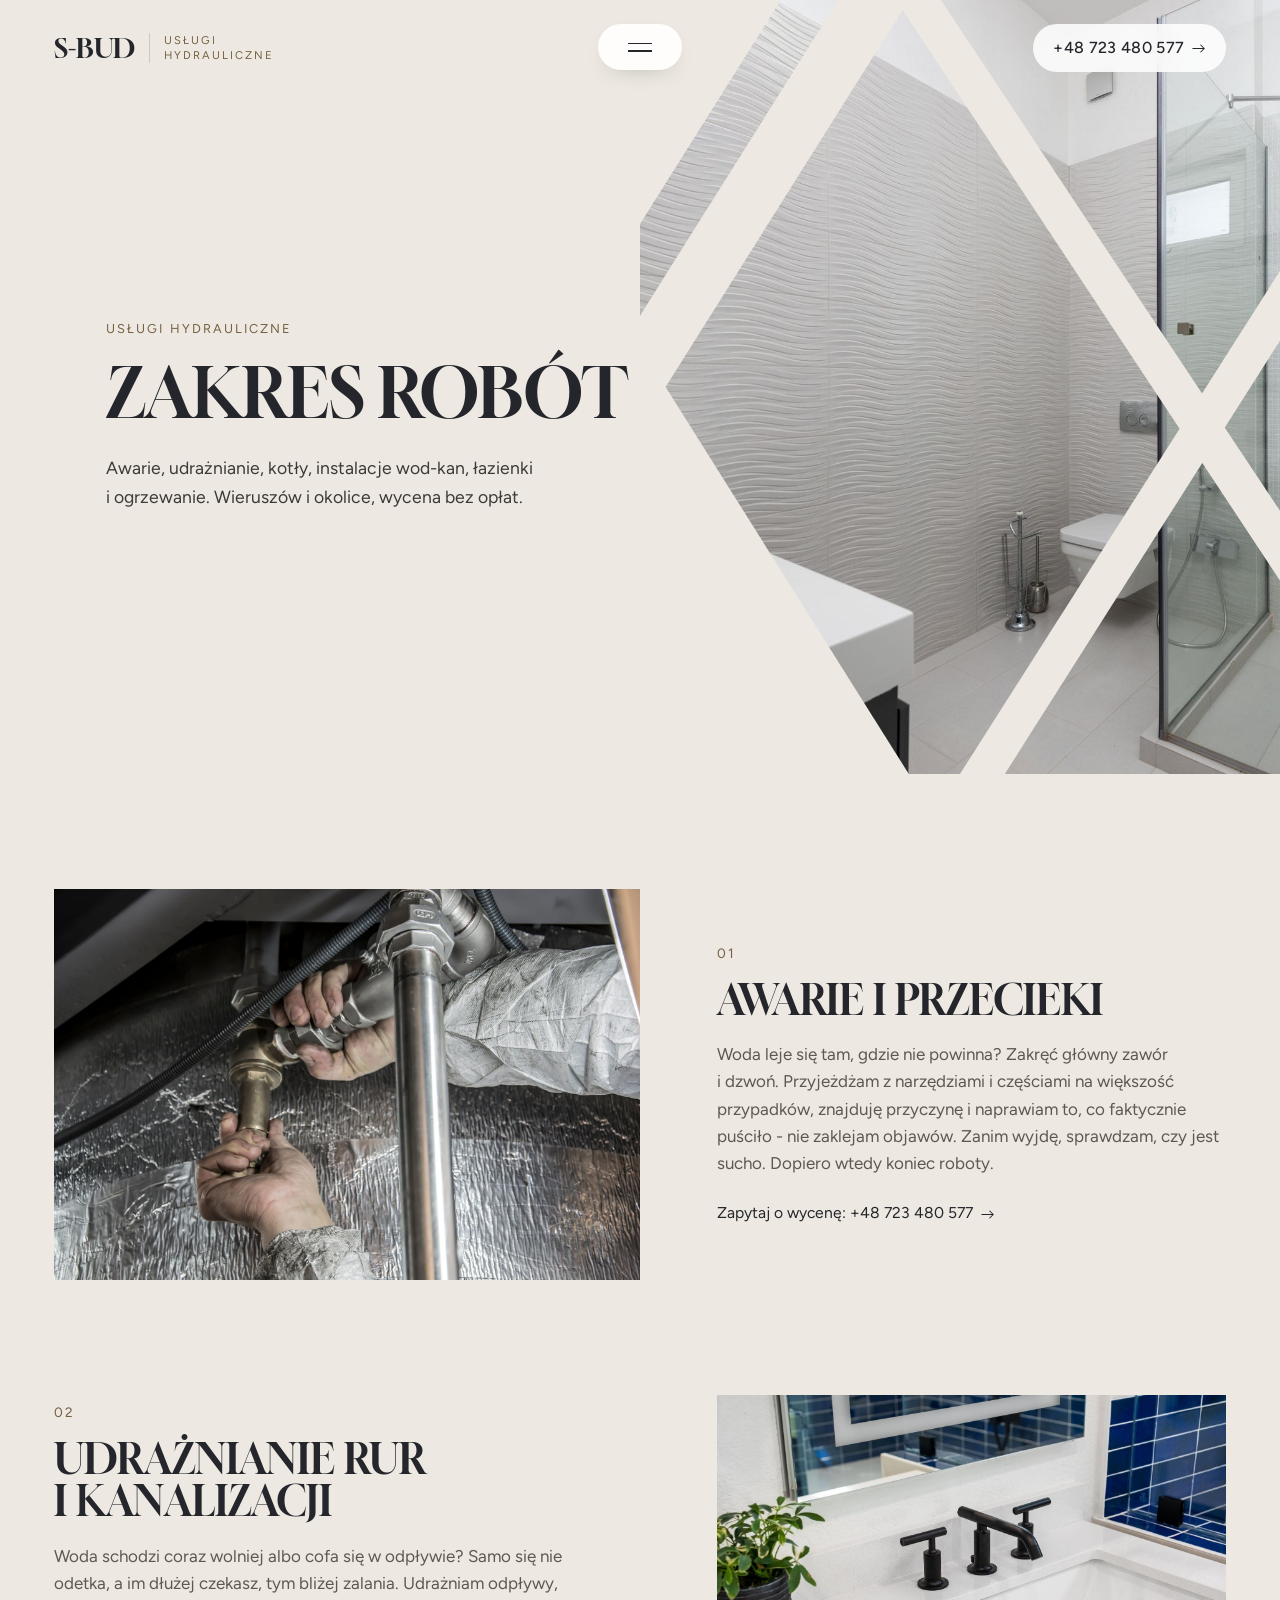
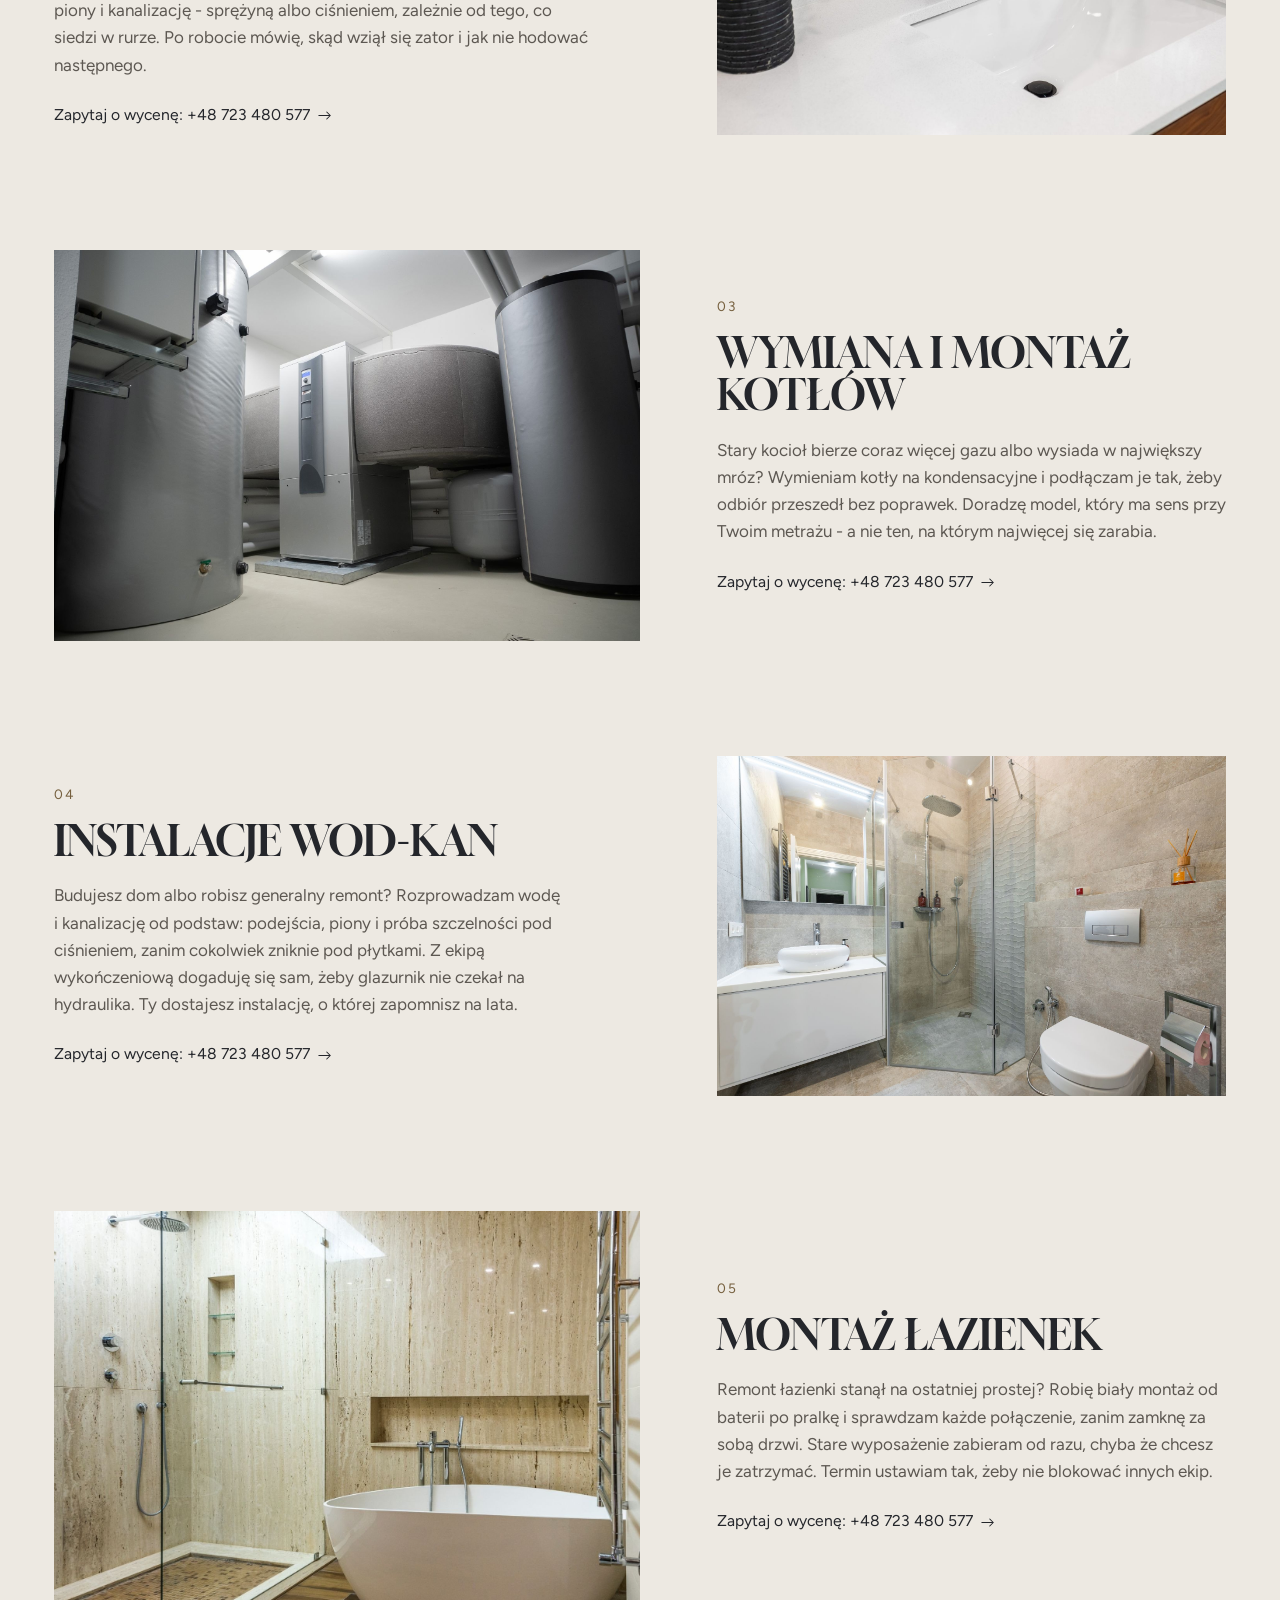
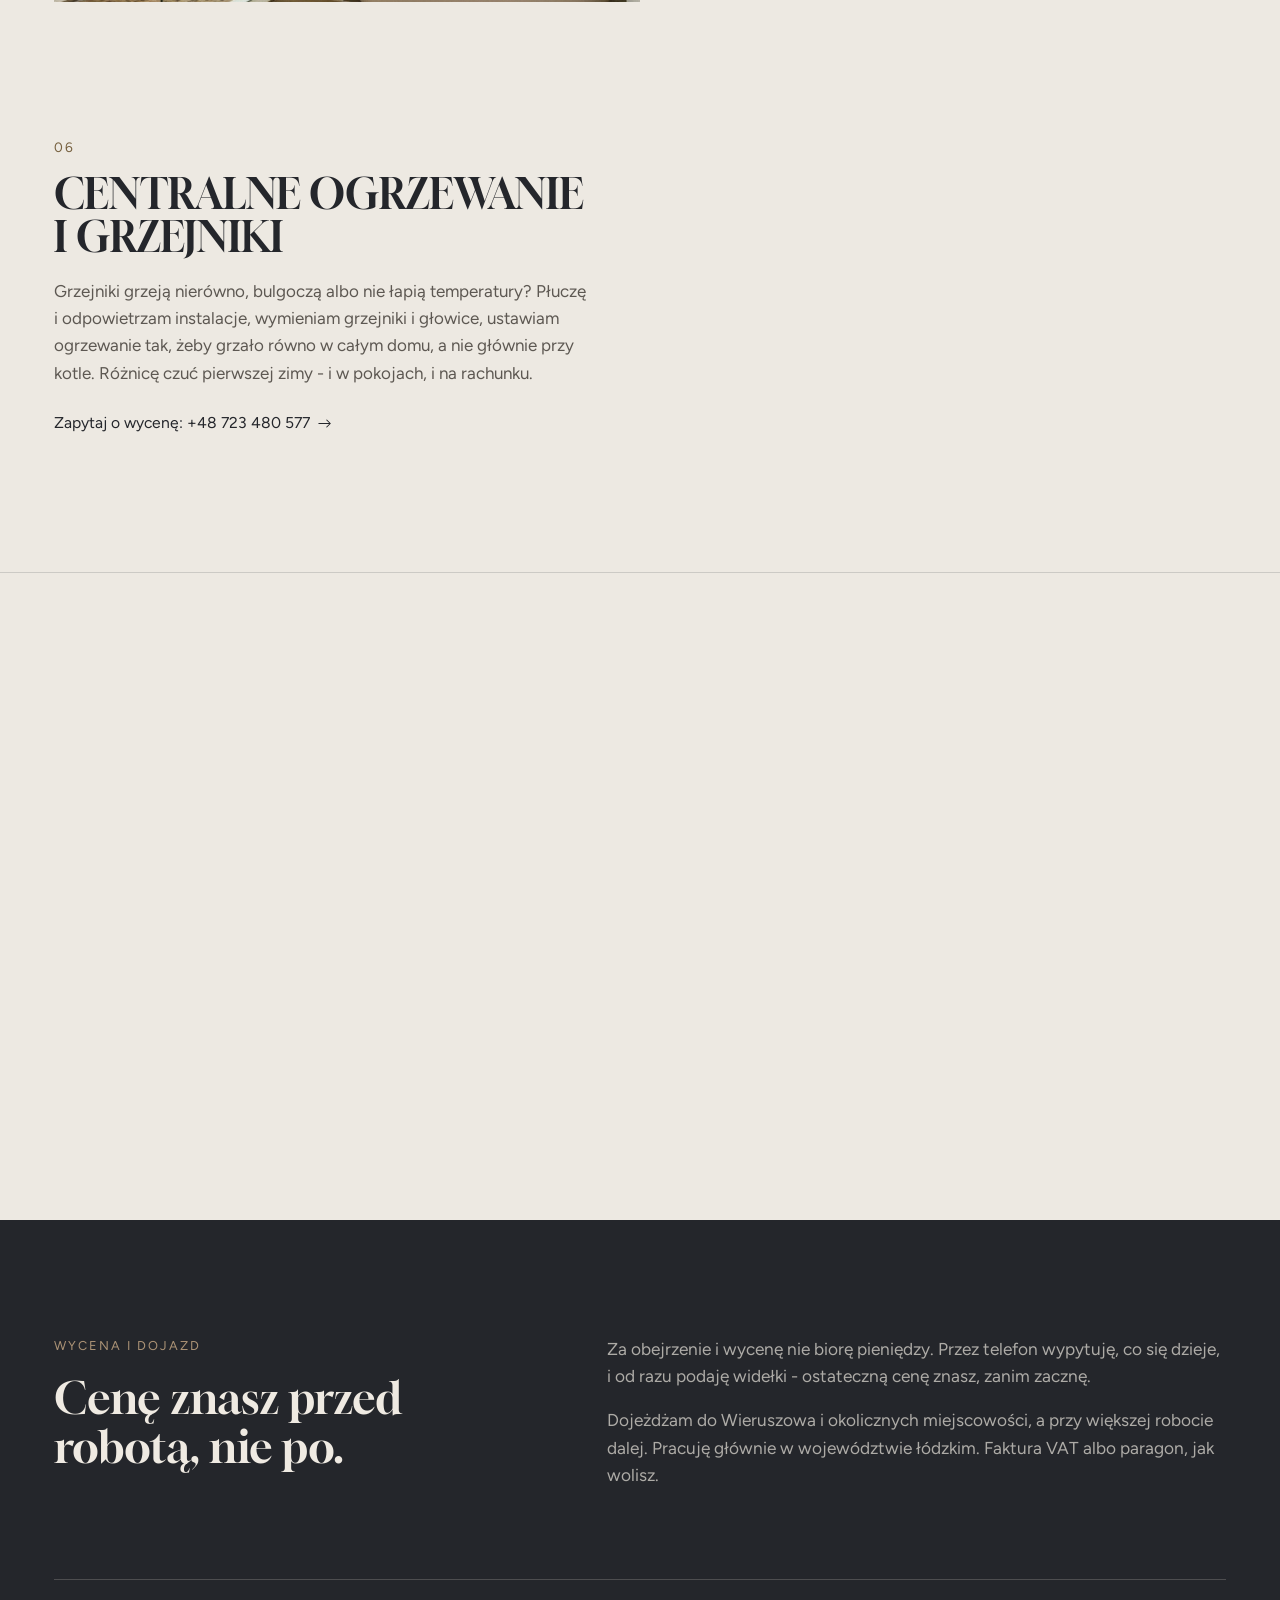
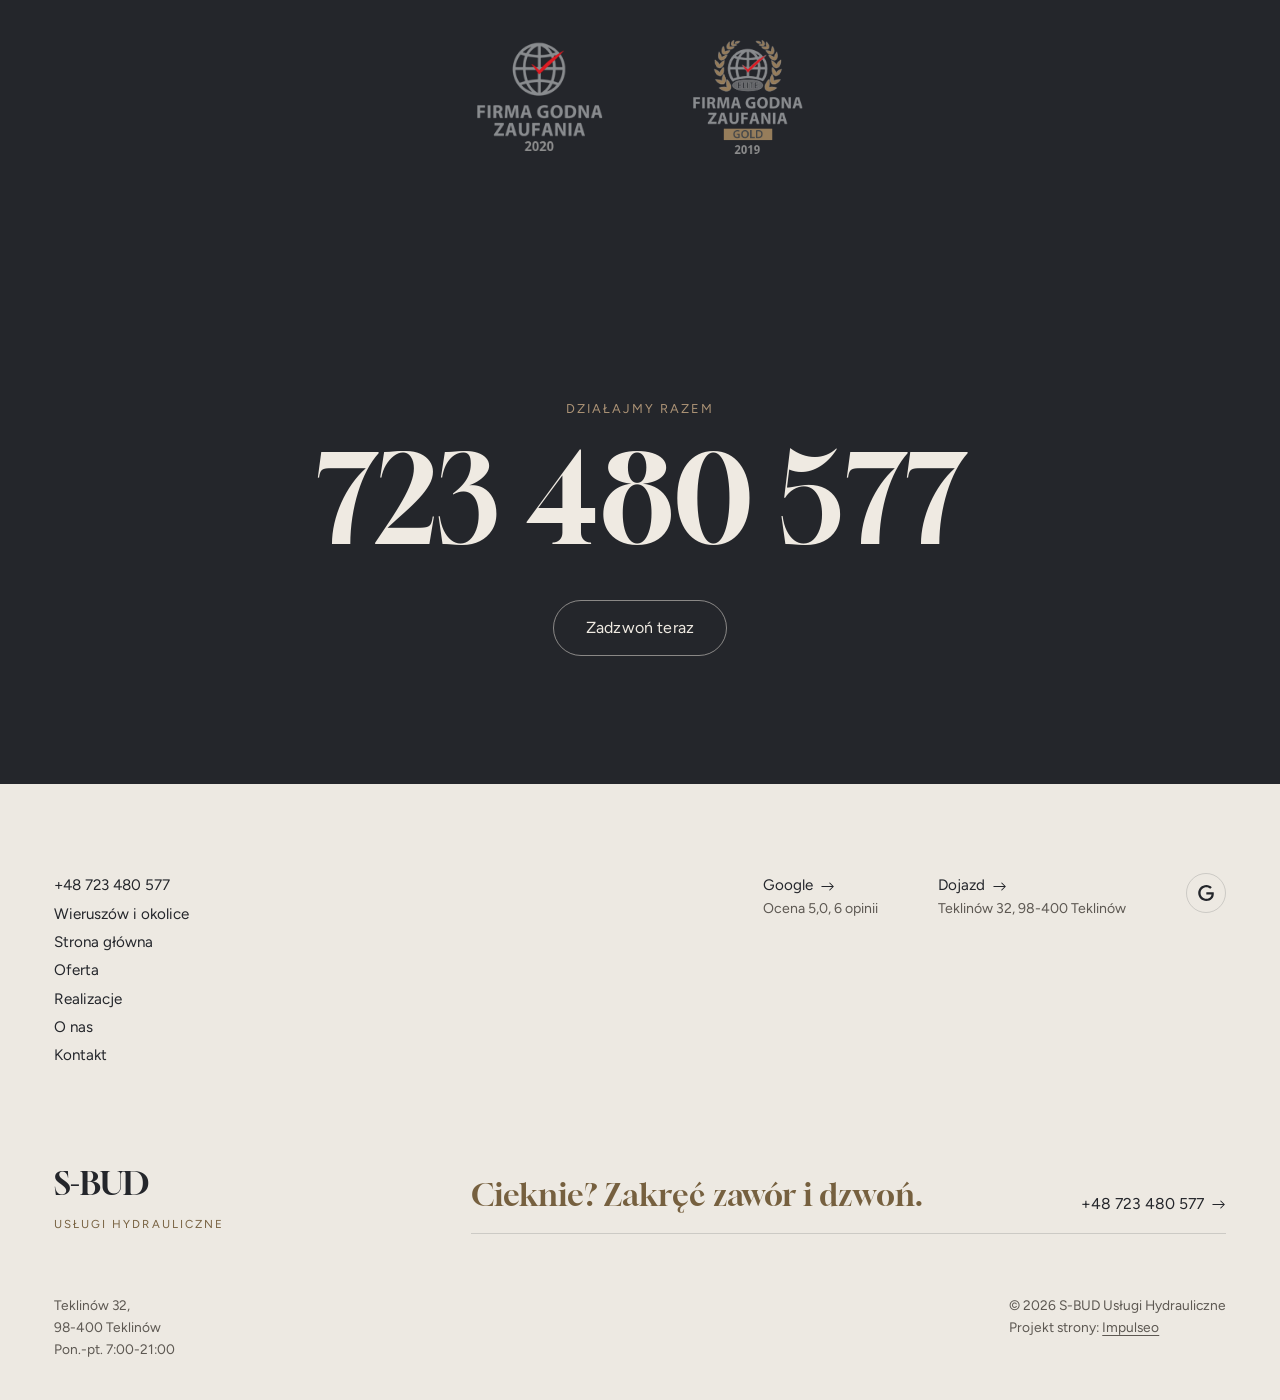
<file: oferta.html>
<!DOCTYPE html>
<html lang="pl">
<head>
<meta charset="UTF-8">
<meta name="viewport" content="width=device-width, initial-scale=1.0">
<title>Oferta - S-BUD Usługi Hydrauliczne</title>
<meta name="description" content="Hydraulik w Wieruszowie z dojazdem. Awarie, udrażnianie, instalacje wod-kan, wymiana kotłów. Cenę znasz przed robotą. Zadzwoń: +48 723 480 577.">
<link rel="canonical" href="https://impulseo-pl.github.io/s-bud-uslugi-hydrauliczne/oferta.html">
<meta name="robots" content="noindex, nofollow">
<meta property="og:type" content="website">
<meta property="og:locale" content="pl_PL">
<meta property="og:site_name" content="S-BUD Usługi Hydrauliczne">
<meta property="og:title" content="Oferta - S-BUD Usługi Hydrauliczne">
<meta property="og:description" content="Hydraulik w Wieruszowie z dojazdem. Awarie, udrażnianie, instalacje wod-kan, wymiana kotłów. Cenę znasz przed robotą. Zadzwoń: +48 723 480 577.">
<meta property="og:url" content="https://impulseo-pl.github.io/s-bud-uslugi-hydrauliczne/oferta.html">
<meta property="og:image" content="https://impulseo-pl.github.io/s-bud-uslugi-hydrauliczne/img/og.jpg">
<meta property="og:image:width" content="1200">
<meta property="og:image:height" content="630">
<meta name="twitter:card" content="summary_large_image">
<link rel="preconnect" href="https://fonts.googleapis.com">
<link rel="preconnect" href="https://fonts.gstatic.com" crossorigin>
<link href="https://fonts.googleapis.com/css2?family=Gloock&family=Figtree:wght@300;400;500;600&display=swap" rel="stylesheet">
<link rel="stylesheet" href="assets/styles.css?v=20261009">
<meta name="theme-color" content="#ede9e2">
</head>
<body class="kl">
<header class="kl-top">
  <a class="kl-brand" href="index.html" aria-label="S-BUD Usługi Hydrauliczne - strona główna"><b>S-BUD</b><i class="kl-brand-sep" aria-hidden="true"></i><small>Usługi<br>hydrauliczne</small></a>
  <a class="kl-toptel" href="tel:+48723480577">+48 723 480 577 <svg class="kl-arr" viewBox="0 0 16 10" width="14" height="9" aria-hidden="true"><path d="M1 5h13M10 1l4 4-4 4" fill="none" stroke="currentColor" stroke-width="1.2" stroke-linecap="round" stroke-linejoin="round"/></svg></a>
</header>
<button class="kl-burger" type="button" aria-label="Menu" aria-expanded="false" aria-controls="kl-menu"><i></i><i></i></button>
<div class="kl-menu" id="kl-menu" hidden>
  <div class="kl-menu-in">
    <nav class="kl-menu-nav">
      <a href="index.html"><span>Strona główna</span></a>
      <a href="oferta.html" class="active" aria-current="page"><span>Oferta</span></a>
      <a href="realizacje.html"><span>Realizacje</span></a>
      <a href="o-nas.html"><span>O nas</span></a>
      <a href="kontakt.html"><span>Kontakt</span></a>
    </nav>
    <div class="kl-menu-side">
      <p class="kl-lbl">Kontakt</p>
      <a href="tel:+48723480577">+48 723 480 577</a>
      <p>Teklinów 32, 98-400 Teklinów</p>
      <p>Pon.-pt. 7:00-21:00</p>
      <p>Wieruszów i&nbsp;okolice</p>
      <a class="kl-pill kl-pill-light" href="tel:+48723480577">Zadzwoń</a>
    </div>
  </div>
</div>

<main>
<section class="kl-hero kl-hero-sub">
  <div class="kl-hero-copy">
    <p class="kl-lbl">Usługi hydrauliczne</p>
    <h1>Zakres robót</h1>
    <p class="kl-lead">Awarie, udrażnianie, kotły, instalacje wod-kan, łazienki i&nbsp;ogrzewanie. Wieruszów i&nbsp;okolice, wycena bez opłat.</p>
  </div>
  <div class="kl-hero-art"><img src="img/ph-oferta.jpg" alt="Łazienka z kabiną prysznicową ze szkła i podwieszaną miską" fetchpriority="high" width="1880" height="1255" decoding="async"></div>
</section>

<section class="kl-beige kl-rows">
  <div class="wrap kl-wrap">
    <article class="kl-row reveal">
      <div class="kl-row-img"><img src="img/about.jpg" alt="Dokręcanie złączki na rurze kluczem" width="1880" height="1253" decoding="async"></div>
      <div class="kl-row-txt">
        <span class="kl-num">01</span>
        <h2>Awarie i&nbsp;przecieki</h2>
        <p>Woda leje się tam, gdzie nie powinna? Zakręć główny zawór i&nbsp;dzwoń. Przyjeżdżam z&nbsp;narzędziami i&nbsp;częściami na większość przypadków, znajduję przyczynę i&nbsp;naprawiam to, co faktycznie puściło - nie zaklejam objawów. Zanim wyjdę, sprawdzam, czy jest sucho. Dopiero wtedy koniec roboty.</p>
        <a class="kl-link" href="tel:+48723480577">Zapytaj o&nbsp;wycenę: +48 723 480 577 <svg class="kl-arr" viewBox="0 0 16 10" width="14" height="9" aria-hidden="true"><path d="M1 5h13M10 1l4 4-4 4" fill="none" stroke="currentColor" stroke-width="1.2" stroke-linecap="round" stroke-linejoin="round"/></svg></a>
      </div>
    </article>
    <article class="kl-row kl-row-rev reveal">
      <div class="kl-row-img"><img src="img/g12.jpg" alt="Umywalka z czarną baterią" width="1600" height="1066" decoding="async"></div>
      <div class="kl-row-txt">
        <span class="kl-num">02</span>
        <h2>Udrażnianie rur i&nbsp;kanalizacji</h2>
        <p>Woda schodzi coraz wolniej albo cofa się w&nbsp;odpływie? Samo się nie odetka, a&nbsp;im dłużej czekasz, tym bliżej zalania. Udrażniam odpływy, piony i&nbsp;kanalizację - sprężyną albo ciśnieniem, zależnie od tego, co siedzi w&nbsp;rurze. Po robocie mówię, skąd wziął się zator i&nbsp;jak nie hodować następnego.</p>
        <a class="kl-link" href="tel:+48723480577">Zapytaj o&nbsp;wycenę: +48 723 480 577 <svg class="kl-arr" viewBox="0 0 16 10" width="14" height="9" aria-hidden="true"><path d="M1 5h13M10 1l4 4-4 4" fill="none" stroke="currentColor" stroke-width="1.2" stroke-linecap="round" stroke-linejoin="round"/></svg></a>
      </div>
    </article>
    <article class="kl-row reveal">
      <div class="kl-row-img"><img src="img/g7.jpg" alt="Kotłownia z pompą ciepła i zasobnikami" loading="lazy" width="1880" height="1253" decoding="async"></div>
      <div class="kl-row-txt">
        <span class="kl-num">03</span>
        <h2>Wymiana i&nbsp;montaż kotłów</h2>
        <p>Stary kocioł bierze coraz więcej gazu albo wysiada w&nbsp;największy mróz? Wymieniam kotły na kondensacyjne i&nbsp;podłączam je tak, żeby odbiór przeszedł bez poprawek. Doradzę model, który ma sens przy Twoim metrażu - a&nbsp;nie ten, na którym najwięcej się zarabia.</p>
        <a class="kl-link" href="tel:+48723480577">Zapytaj o&nbsp;wycenę: +48 723 480 577 <svg class="kl-arr" viewBox="0 0 16 10" width="14" height="9" aria-hidden="true"><path d="M1 5h13M10 1l4 4-4 4" fill="none" stroke="currentColor" stroke-width="1.2" stroke-linecap="round" stroke-linejoin="round"/></svg></a>
      </div>
    </article>
    <article class="kl-row kl-row-rev reveal">
      <div class="kl-row-img"><img src="img/g6.jpg" alt="Łazienka z kabiną, umywalką i podwieszanym WC" loading="lazy" width="1880" height="1255" decoding="async"></div>
      <div class="kl-row-txt">
        <span class="kl-num">04</span>
        <h2>Instalacje wod-kan</h2>
        <p>Budujesz dom albo robisz generalny remont? Rozprowadzam wodę i&nbsp;kanalizację od podstaw: podejścia, piony i&nbsp;próba szczelności pod ciśnieniem, zanim cokolwiek zniknie pod płytkami. Z&nbsp;ekipą wykończeniową dogaduję się sam, żeby glazurnik nie czekał na hydraulika. Ty dostajesz instalację, o&nbsp;której zapomnisz na lata.</p>
        <a class="kl-link" href="tel:+48723480577">Zapytaj o&nbsp;wycenę: +48 723 480 577 <svg class="kl-arr" viewBox="0 0 16 10" width="14" height="9" aria-hidden="true"><path d="M1 5h13M10 1l4 4-4 4" fill="none" stroke="currentColor" stroke-width="1.2" stroke-linecap="round" stroke-linejoin="round"/></svg></a>
      </div>
    </article>
    <article class="kl-row reveal">
      <div class="kl-row-img"><img src="img/g10.jpg" alt="Łazienka z wanną wolnostojącą i kabiną" loading="lazy" width="1507" height="1300" decoding="async"></div>
      <div class="kl-row-txt">
        <span class="kl-num">05</span>
        <h2>Montaż łazienek</h2>
        <p>Remont łazienki stanął na ostatniej prostej? Robię biały montaż od baterii po pralkę i&nbsp;sprawdzam każde połączenie, zanim zamknę za sobą drzwi. Stare wyposażenie zabieram od razu, chyba że chcesz je zatrzymać. Termin ustawiam tak, żeby nie blokować innych ekip.</p>
        <a class="kl-link" href="tel:+48723480577">Zapytaj o&nbsp;wycenę: +48 723 480 577 <svg class="kl-arr" viewBox="0 0 16 10" width="14" height="9" aria-hidden="true"><path d="M1 5h13M10 1l4 4-4 4" fill="none" stroke="currentColor" stroke-width="1.2" stroke-linecap="round" stroke-linejoin="round"/></svg></a>
      </div>
    </article>
    <article class="kl-row kl-row-rev reveal">
      <div class="kl-row-img"><img src="img/g3.jpg" alt="Rozdzielacz instalacji grzewczej z manometrami" loading="lazy" width="1880" height="1251" decoding="async"></div>
      <div class="kl-row-txt">
        <span class="kl-num">06</span>
        <h2>Centralne ogrzewanie i&nbsp;grzejniki</h2>
        <p>Grzejniki grzeją nierówno, bulgoczą albo nie łapią temperatury? Płuczę i&nbsp;odpowietrzam instalacje, wymieniam grzejniki i&nbsp;głowice, ustawiam ogrzewanie tak, żeby grzało równo w&nbsp;całym domu, a&nbsp;nie głównie przy kotle. Różnicę czuć pierwszej zimy - i&nbsp;w&nbsp;pokojach, i&nbsp;na rachunku.</p>
        <a class="kl-link" href="tel:+48723480577">Zapytaj o&nbsp;wycenę: +48 723 480 577 <svg class="kl-arr" viewBox="0 0 16 10" width="14" height="9" aria-hidden="true"><path d="M1 5h13M10 1l4 4-4 4" fill="none" stroke="currentColor" stroke-width="1.2" stroke-linecap="round" stroke-linejoin="round"/></svg></a>
      </div>
    </article>
  </div>
</section>

<section class="kl-beige kl-steps-sec kl-steps-b">
  <div class="wrap kl-wrap">
    <h2 class="kl-giant reveal">Jak pracuję</h2>
    <div class="kl-steps">
      <div class="kl-step reveal"><b>01</b><h3>Dzwonisz</h3><p>Telefon albo zdjęcie awarii. Po minucie rozmowy wiesz, czy przyjadę i&nbsp;kiedy.</p></div>
      <div class="kl-step reveal"><b>02</b><h3>Znasz cenę</h3><p>Zanim wyjmę narzędzia, wiesz, ile zapłacisz. Jak w&nbsp;trakcie wyjdzie coś nowego, najpierw rozmawiamy - potem robię.</p></div>
      <div class="kl-step reveal"><b>03</b><h3>Robota</h3><p>Stare części pokazuję, nie wyrzucam po cichu - widzisz, co było zużyte i&nbsp;co wymieniłem.</p></div>
      <div class="kl-step reveal"><b>04</b><h3>Odbiór i&nbsp;gwarancja</h3><p>Na wykonaną robotę dostajesz gwarancję i&nbsp;jasny rachunek - jak coś nie gra, wracam i&nbsp;poprawiam.</p></div>
    </div>
  </div>
</section>

<section class="kl-dark kl-price">
  <div class="wrap kl-wrap">
    <div class="kl-price-in">
      <div class="reveal">
        <p class="kl-lbl">Wycena i&nbsp;dojazd</p>
        <h2>Cenę znasz przed robotą, nie po.</h2>
      </div>
      <div class="kl-price-txt reveal">
        <p>Za obejrzenie i&nbsp;wycenę nie biorę pieniędzy. Przez telefon wypytuję, co się dzieje, i&nbsp;od razu podaję widełki - ostateczną cenę znasz, zanim zacznę.</p>
        <p>Dojeżdżam do Wieruszowa i&nbsp;okolicznych miejscowości, a&nbsp;przy większej robocie dalej. Pracuję głównie w&nbsp;województwie łódzkim. Faktura VAT albo paragon, jak wolisz.</p>
      </div>
    </div>
    <ul class="kl-badges reveal">
      <li class="odz kl-badge"><img src="img/odznaka-1.png" alt="Firma Godna Zaufania 2020" loading="lazy" decoding="async" width="154" height="141"></li>
      <li class="odz kl-badge"><img src="img/odznaka-2.png" alt="Firma Godna Zaufania Elite Gold 2019" loading="lazy" decoding="async" width="154" height="161"></li>
    </ul>
  </div>
</section>

<section class="kl-dark kl-cta">
  <div class="wrap kl-wrap">
    <p class="kl-lbl reveal">Działajmy razem</p>
    <a class="kl-bigtel reveal" href="tel:+48723480577">723 480 577</a>
    <div class="kl-cta-act reveal">
      <a class="kl-pill kl-pill-light" href="tel:+48723480577">Zadzwoń teraz</a>
    </div>
  </div>
</section>
</main>

<footer class="kl-foot">
  <div class="wrap kl-wrap">
    <div class="kl-foot-top">
      <div class="kl-foot-links">
        <a href="tel:+48723480577">+48 723 480 577</a>
        <a href="https://maps.google.com/?cid=9906975957184457885&amp;g_mp=Cidnb29nbGUubWFwcy5wbGFjZXMudjEuUGxhY2VzLlNlYXJjaFRleHQQAhgEIAA" target="_blank" rel="noopener">Wieruszów i&nbsp;okolice</a>
        <a href="index.html">Strona główna</a>
        <a href="oferta.html">Oferta</a>
        <a href="realizacje.html">Realizacje</a>
        <a href="o-nas.html">O nas</a>
        <a href="kontakt.html">Kontakt</a>
      </div>
      <div class="kl-foot-soc">
        <div><a href="https://maps.google.com/?cid=9906975957184457885&amp;g_mp=Cidnb29nbGUubWFwcy5wbGFjZXMudjEuUGxhY2VzLlNlYXJjaFRleHQQAhgEIAA" target="_blank" rel="noopener">Google <svg class="kl-arr" viewBox="0 0 16 10" width="14" height="9" aria-hidden="true"><path d="M1 5h13M10 1l4 4-4 4" fill="none" stroke="currentColor" stroke-width="1.2" stroke-linecap="round" stroke-linejoin="round"/></svg></a><span>Ocena 5,0, 6 opinii</span></div>
        <div><a href="https://maps.google.com/?cid=9906975957184457885&amp;g_mp=Cidnb29nbGUubWFwcy5wbGFjZXMudjEuUGxhY2VzLlNlYXJjaFRleHQQAhgEIAA" target="_blank" rel="noopener">Dojazd <svg class="kl-arr" viewBox="0 0 16 10" width="14" height="9" aria-hidden="true"><path d="M1 5h13M10 1l4 4-4 4" fill="none" stroke="currentColor" stroke-width="1.2" stroke-linecap="round" stroke-linejoin="round"/></svg></a><span>Teklinów 32, 98-400 Teklinów</span></div>
        <div class="foot-soc"><a class="soc" href="https://maps.google.com/?cid=9906975957184457885&amp;g_mp=Cidnb29nbGUubWFwcy5wbGFjZXMudjEuUGxhY2VzLlNlYXJjaFRleHQQAhgEIAA" target="_blank" rel="noopener" aria-label="Google - S-BUD Usługi Hydrauliczne"><svg viewBox="0 0 24 24" aria-hidden="true" focusable="false"><path d="M12.48 10.92v3.28h7.84c-.24 1.84-.853 3.187-1.787 4.133-1.147 1.147-2.933 2.4-6.053 2.4-4.827 0-8.6-3.893-8.6-8.72s3.773-8.72 8.6-8.72c2.6 0 4.507 1.027 5.907 2.347l2.307-2.307C18.747 1.44 16.133 0 12.48 0 5.867 0 .307 5.387.307 12s5.56 12 12.173 12c3.573 0 6.267-1.173 8.373-3.36 2.16-2.16 2.84-5.213 2.84-7.667 0-.76-.053-1.467-.173-2.053H12.48z" fill="currentColor"/></svg></a></div>
      </div>
    </div>
    <div class="kl-foot-mid">
      <a class="kl-foot-brand" href="index.html"><b>S-BUD</b><small>Usługi hydrauliczne</small></a>
      <div class="kl-foot-cta">
        <p class="kl-foot-big">Cieknie? Zakręć zawór i&nbsp;dzwoń.</p>
        <a class="kl-link" href="tel:+48723480577">+48 723 480 577 <svg class="kl-arr" viewBox="0 0 16 10" width="14" height="9" aria-hidden="true"><path d="M1 5h13M10 1l4 4-4 4" fill="none" stroke="currentColor" stroke-width="1.2" stroke-linecap="round" stroke-linejoin="round"/></svg></a>
      </div>
    </div>
    <div class="kl-foot-bot">
      <p>Teklinów 32,<br>98-400 Teklinów<br>Pon.-pt. 7:00-21:00</p>
      <p>© 2026 S-BUD Usługi Hydrauliczne<br>Projekt strony: <a class="foot-credit" href="https://impulseo.pl" target="_blank" rel="noopener">Impulseo</a></p>
    </div>
  </div>
</footer>
<div class="sticky-call"><a class="sc-call" href="tel:+48723480577"><svg class="ico-tel" width="16" height="16" viewBox="0 0 24 24" fill="none" aria-hidden="true"><path d="M6.6 10.8a15.5 15.5 0 0 0 6.6 6.6l2.2-2.2a1 1 0 0 1 1-.24 11.4 11.4 0 0 0 3.6.58 1 1 0 0 1 1 1V20a1 1 0 0 1-1 1A17 17 0 0 1 3 4a1 1 0 0 1 1-1h3.5a1 1 0 0 1 1 1c0 1.25.2 2.46.58 3.6a1 1 0 0 1-.25 1l-2.23 2.2Z" fill="currentColor"/></svg> Zadzwoń</a><a class="sc-quote" href="kontakt.html">Zapytaj o&nbsp;wycenę</a></div>
<div class="demo-wazne" data-do="2026-10-07" data-cykl="3" hidden><svg class="dw-ico" width="13" height="13" viewBox="0 0 24 24" fill="none" aria-hidden="true"><circle cx="12" cy="12" r="8.6" stroke="currentColor" stroke-width="1.8"/><path d="M12 7.2V12l3.3 2" stroke="currentColor" stroke-width="1.8" stroke-linecap="round"/></svg><span class="dw-txt"></span></div>

<script src="assets/main.js"></script>
<script src="assets/kl.js?v=20261009"></script>
</body>
</html>
</file>
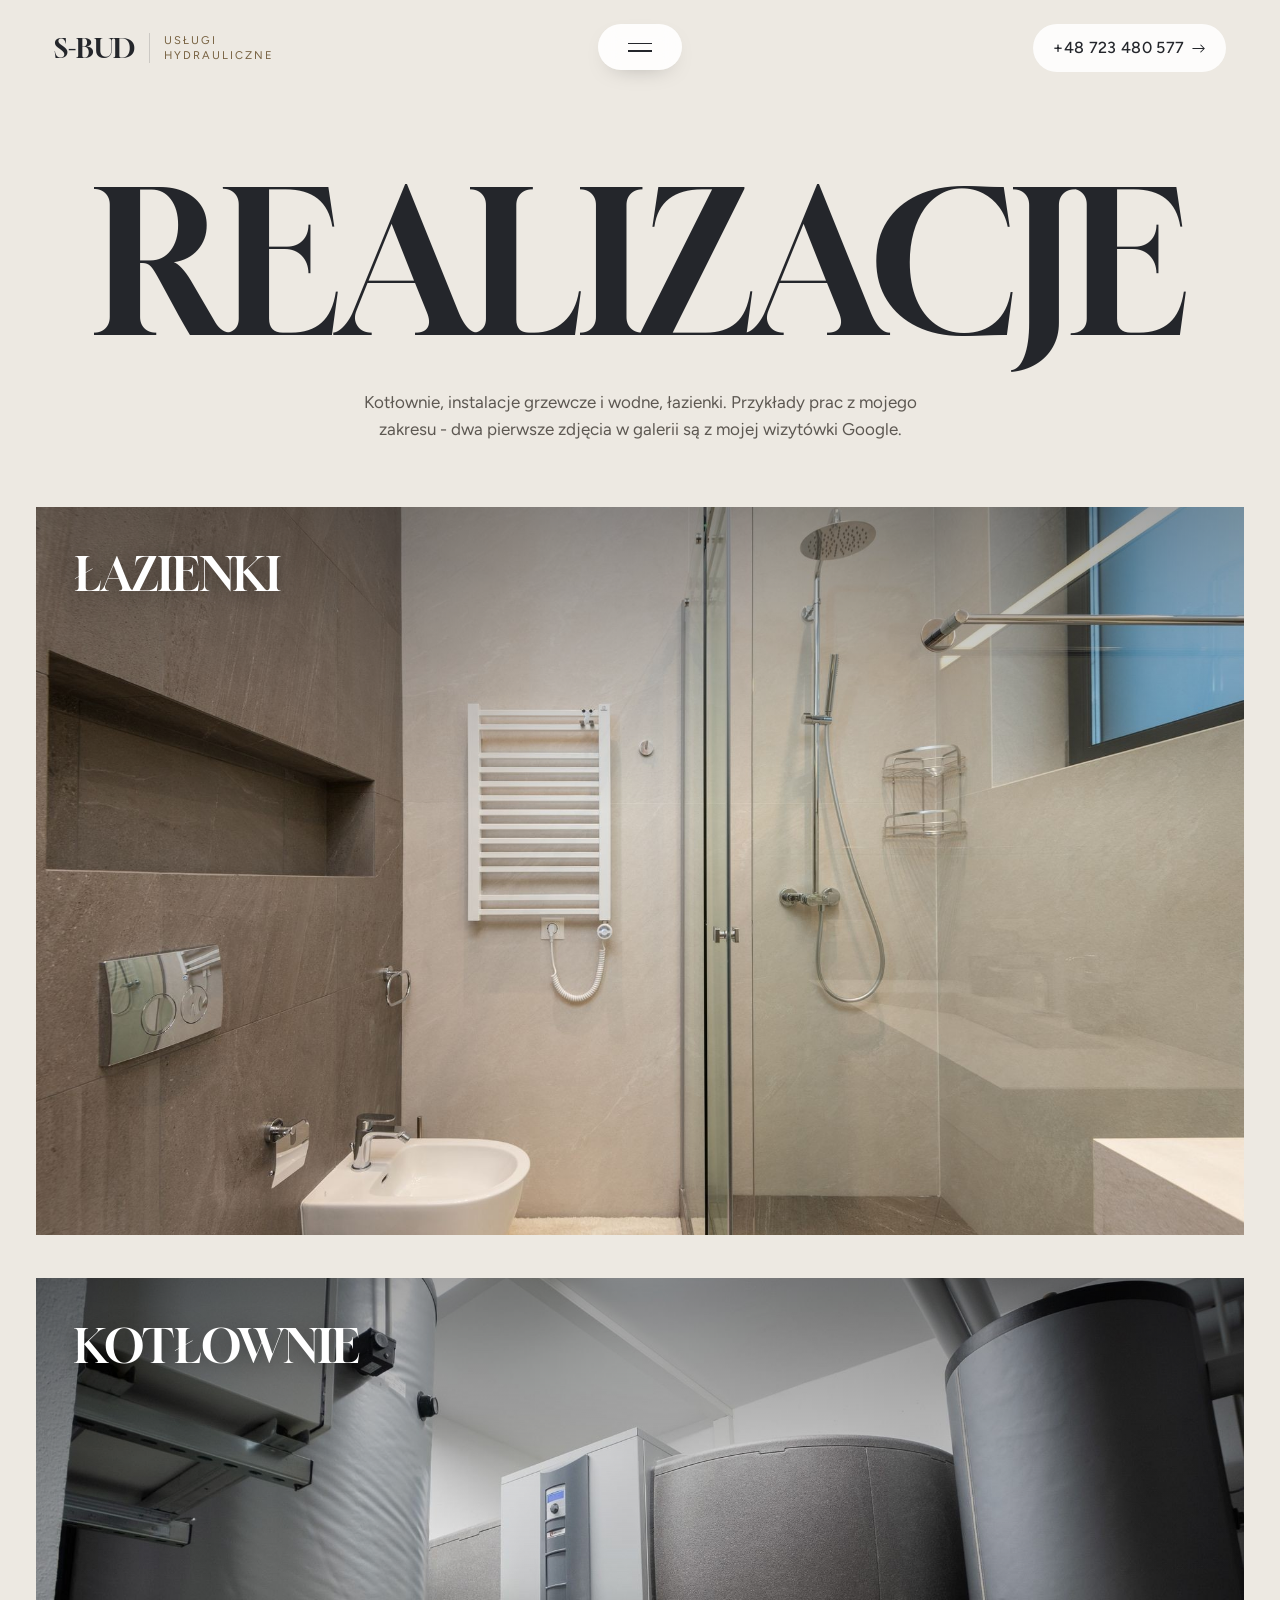
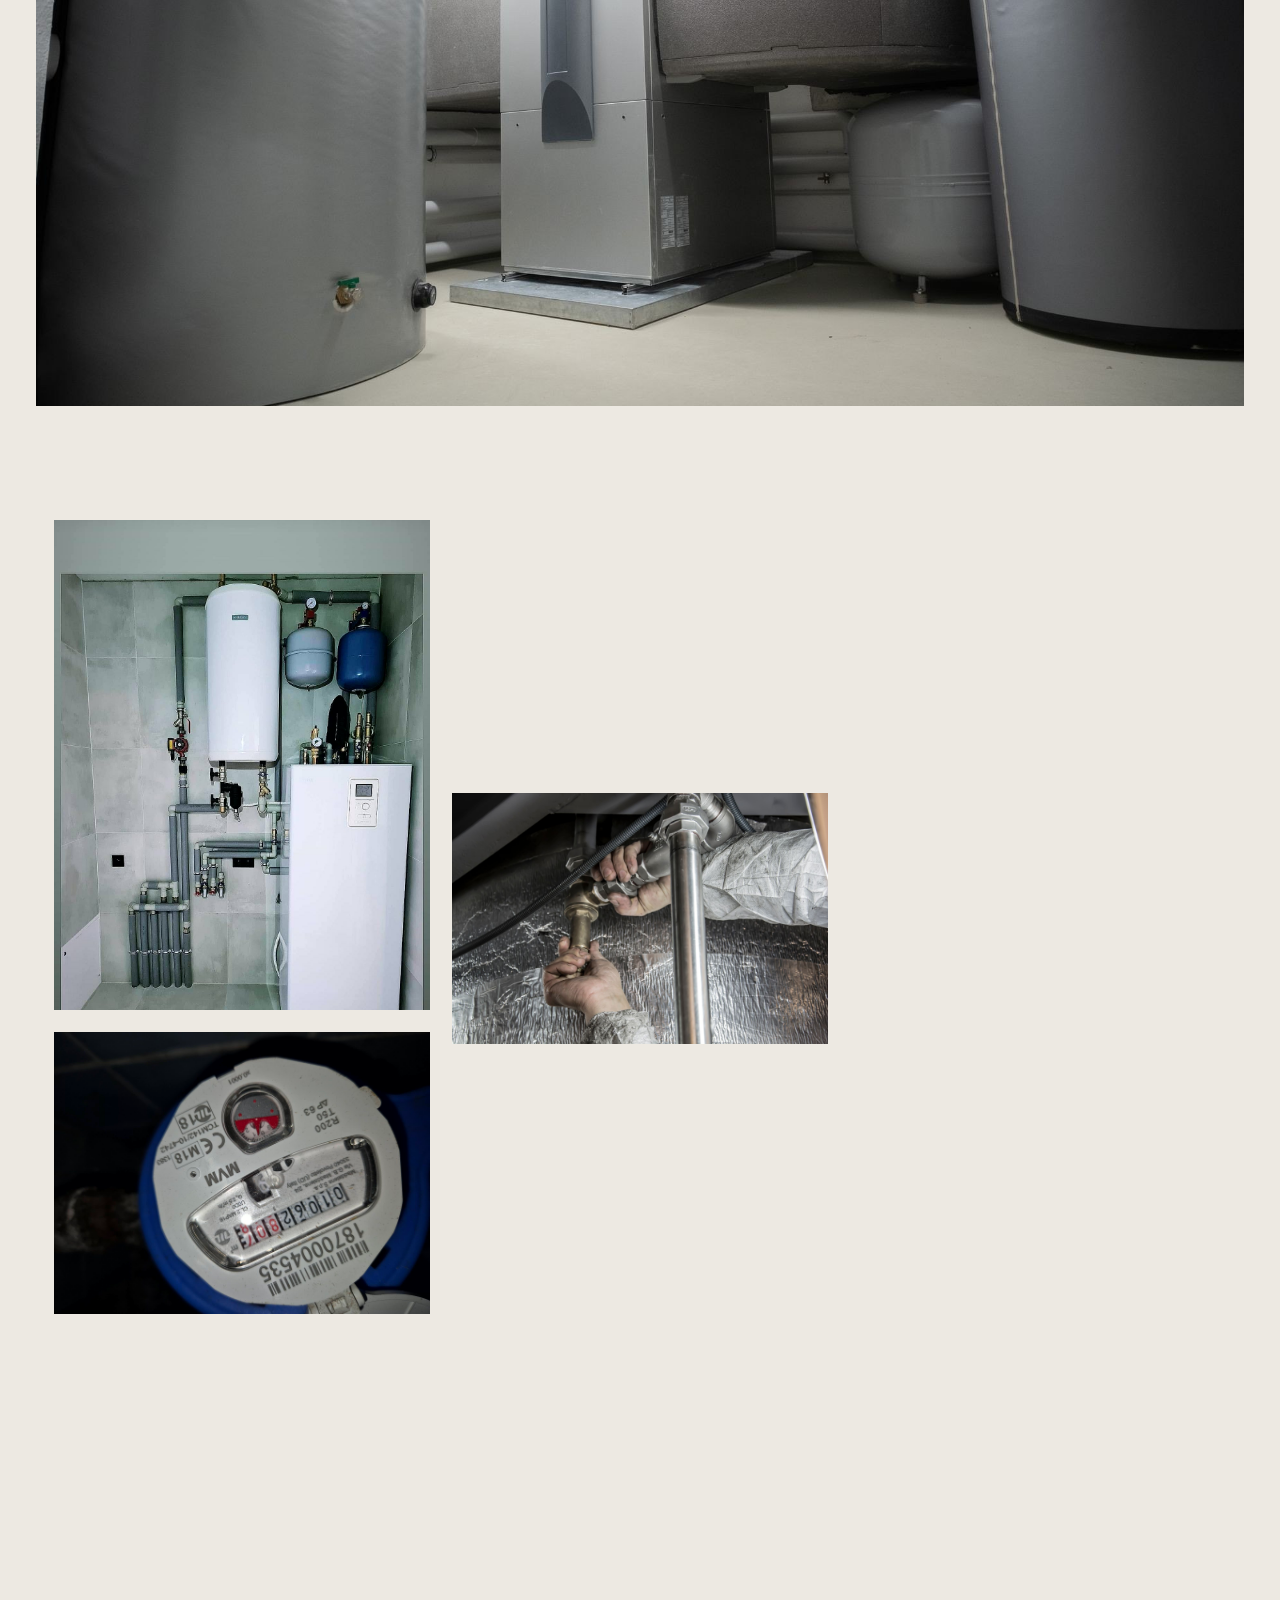
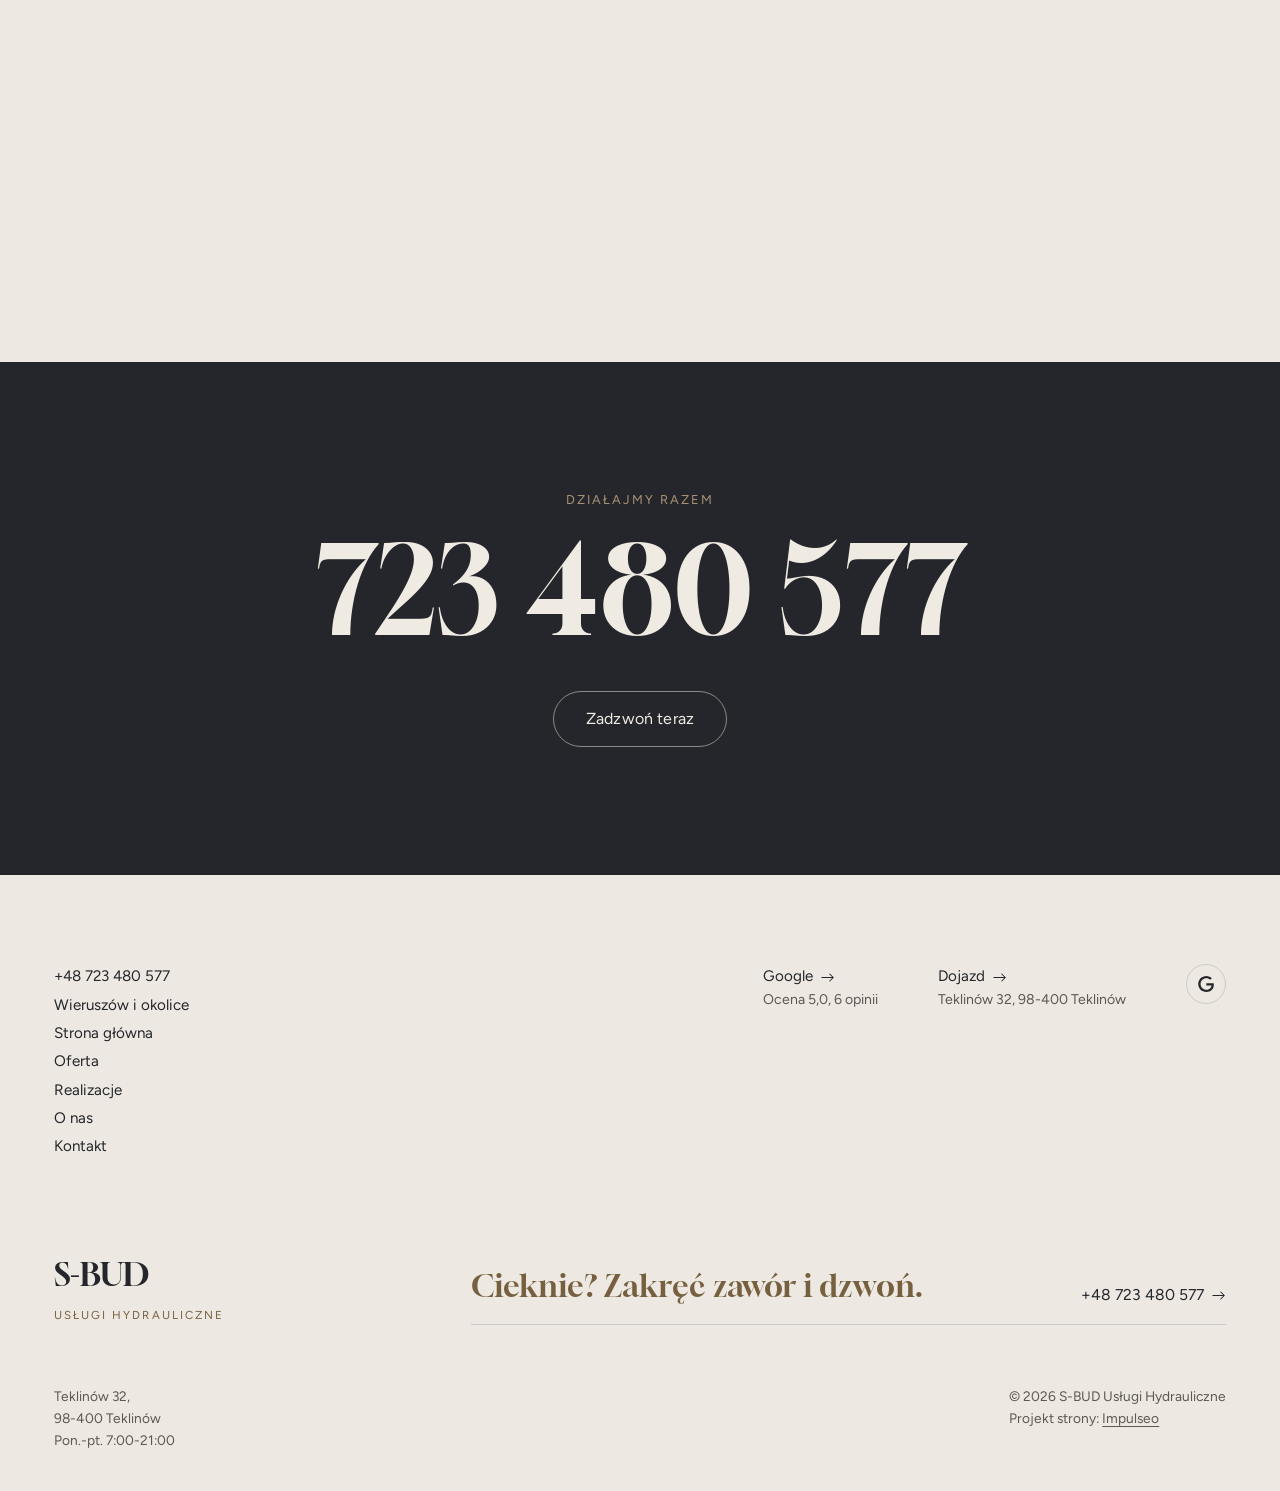
<file: realizacje.html>
<!DOCTYPE html>
<html lang="pl">
<head>
<meta charset="UTF-8">
<meta name="viewport" content="width=device-width, initial-scale=1.0">
<title>Realizacje - S-BUD Usługi Hydrauliczne</title>
<meta name="description" content="Realizacje S-BUD Usługi Hydrauliczne: Instalacja wod-kan, Łazienka po montażu, Kotłownia, Wymiana grzejnika, Udrażnianie kanalizacji">
<link rel="canonical" href="https://impulseo-pl.github.io/s-bud-uslugi-hydrauliczne/realizacje.html">
<meta name="robots" content="noindex, nofollow">
<meta property="og:type" content="website">
<meta property="og:locale" content="pl_PL">
<meta property="og:site_name" content="S-BUD Usługi Hydrauliczne">
<meta property="og:title" content="Realizacje - S-BUD Usługi Hydrauliczne">
<meta property="og:description" content="Realizacje S-BUD Usługi Hydrauliczne: Instalacja wod-kan, Łazienka po montażu, Kotłownia, Wymiana grzejnika, Udrażnianie kanalizacji">
<meta property="og:url" content="https://impulseo-pl.github.io/s-bud-uslugi-hydrauliczne/realizacje.html">
<meta property="og:image" content="https://impulseo-pl.github.io/s-bud-uslugi-hydrauliczne/img/og.jpg">
<meta property="og:image:width" content="1200">
<meta property="og:image:height" content="630">
<meta name="twitter:card" content="summary_large_image">
<link rel="preconnect" href="https://fonts.googleapis.com">
<link rel="preconnect" href="https://fonts.gstatic.com" crossorigin>
<link href="https://fonts.googleapis.com/css2?family=Gloock&family=Figtree:wght@300;400;500;600&display=swap" rel="stylesheet">
<link rel="stylesheet" href="assets/styles.css?v=20261009">
<meta name="theme-color" content="#ede9e2">
</head>
<body class="kl">
<header class="kl-top">
  <a class="kl-brand" href="index.html" aria-label="S-BUD Usługi Hydrauliczne - strona główna"><b>S-BUD</b><i class="kl-brand-sep" aria-hidden="true"></i><small>Usługi<br>hydrauliczne</small></a>
  <a class="kl-toptel" href="tel:+48723480577">+48 723 480 577 <svg class="kl-arr" viewBox="0 0 16 10" width="14" height="9" aria-hidden="true"><path d="M1 5h13M10 1l4 4-4 4" fill="none" stroke="currentColor" stroke-width="1.2" stroke-linecap="round" stroke-linejoin="round"/></svg></a>
</header>
<button class="kl-burger" type="button" aria-label="Menu" aria-expanded="false" aria-controls="kl-menu"><i></i><i></i></button>
<div class="kl-menu" id="kl-menu" hidden>
  <div class="kl-menu-in">
    <nav class="kl-menu-nav">
      <a href="index.html"><span>Strona główna</span></a>
      <a href="oferta.html"><span>Oferta</span></a>
      <a href="realizacje.html" class="active" aria-current="page"><span>Realizacje</span></a>
      <a href="o-nas.html"><span>O nas</span></a>
      <a href="kontakt.html"><span>Kontakt</span></a>
    </nav>
    <div class="kl-menu-side">
      <p class="kl-lbl">Kontakt</p>
      <a href="tel:+48723480577">+48 723 480 577</a>
      <p>Teklinów 32, 98-400 Teklinów</p>
      <p>Pon.-pt. 7:00-21:00</p>
      <p>Wieruszów i&nbsp;okolice</p>
      <a class="kl-pill kl-pill-light" href="tel:+48723480577">Zadzwoń</a>
    </div>
  </div>
</div>

<main>
<section class="kl-beige kl-gal kl-gal-top">
  <div class="wrap kl-wrap">
    <h1 class="kl-giant kl-giant-w reveal">Realizacje</h1>
    <p class="kl-gal-lead reveal">Kotłownie, instalacje grzewcze i&nbsp;wodne, łazienki. Przykłady prac z&nbsp;mojego zakresu - dwa pierwsze zdjęcia w&nbsp;galerii są z&nbsp;mojej wizytówki Google.</p>
    <div class="kl-projs">
      <div class="kl-proj reveal"><img src="img/ph-realizacje.jpg" alt="Łazienka z kabiną prysznicową i grzejnikiem drabinkowym" fetchpriority="high" width="1880" height="1284" decoding="async"><h3 class="kl-proj-name">Łazienki</h3></div>
      <div class="kl-proj reveal"><img src="img/g7.jpg" alt="Kotłownia z pompą ciepła i zasobnikami" width="1880" height="1253" decoding="async"><h3 class="kl-proj-name">Kotłownie</h3></div>
    </div>
  </div>
</section>

<section class="kl-beige kl-gal" style="padding-top:0">
  <div class="wrap kl-wrap">
    <div class="kl-masonry">
      <figure class="kl-m-item reveal"><img src="img/g1.jpg" alt="Kotłownia z pompą ciepła i zasobnikiem - zdjęcie z wizytówki Google firmy" width="1080" height="1406" decoding="async"></figure>
      <figure class="kl-m-item reveal"><img src="img/g2.jpg" alt="Wodomierz na instalacji - zdjęcie z wizytówki Google firmy" width="1600" height="1200" decoding="async"></figure>
      <figure class="kl-m-item reveal"><img src="img/g3.jpg" alt="Rozdzielacz instalacji grzewczej z manometrami" width="1880" height="1251" decoding="async"></figure>
      <figure class="kl-m-item reveal"><img src="img/r1.jpg" alt="Łazienka z kabiną walk-in i szafką pod umywalką" width="1880" height="1255" decoding="async"></figure>
      <figure class="kl-m-item reveal"><img src="img/g5.jpg" alt="Łazienka z kabiną narożną i grzejnikiem na ręczniki" loading="lazy" width="1880" height="1255" decoding="async"></figure>
      <figure class="kl-m-item reveal"><img src="img/about.jpg" alt="Dokręcanie złączki na rurze kluczem" loading="lazy" width="1880" height="1253" decoding="async"></figure>
      <figure class="kl-m-item reveal"><img src="img/g9.jpg" alt="Łazienka z wanną wolnostojącą i podświetlanym podestem" loading="lazy" width="1600" height="1068" decoding="async"></figure>
      <figure class="kl-m-item reveal"><img src="img/g6.jpg" alt="Łazienka z kabiną, umywalką i podwieszanym WC" loading="lazy" width="1880" height="1255" decoding="async"></figure>
      <figure class="kl-m-item reveal"><img src="img/g12.jpg" alt="Umywalka z czarną baterią" loading="lazy" width="1600" height="1066" decoding="async"></figure>
      <figure class="kl-m-item reveal"><img src="img/g10.jpg" alt="Łazienka z wanną wolnostojącą i kabiną" loading="lazy" width="1507" height="1300" decoding="async"></figure>
      <figure class="kl-m-item reveal"><img src="img/g4.jpg" alt="Łazienka z kabiną walk-in i podwieszaną miską" loading="lazy" width="1857" height="1300" decoding="async"></figure>
      <figure class="kl-m-item reveal"><img src="img/g11.jpg" alt="Łazienka w drewnie z okrągłym lustrem" loading="lazy" width="1600" height="1066" decoding="async"></figure>
    </div>
  </div>
</section>

<section class="kl-dark kl-cta">
  <div class="wrap kl-wrap">
    <p class="kl-lbl reveal">Działajmy razem</p>
    <a class="kl-bigtel reveal" href="tel:+48723480577">723 480 577</a>
    <div class="kl-cta-act reveal">
      <a class="kl-pill kl-pill-light" href="tel:+48723480577">Zadzwoń teraz</a>
    </div>
  </div>
</section>
</main>

<footer class="kl-foot">
  <div class="wrap kl-wrap">
    <div class="kl-foot-top">
      <div class="kl-foot-links">
        <a href="tel:+48723480577">+48 723 480 577</a>
        <a href="https://maps.google.com/?cid=9906975957184457885&amp;g_mp=Cidnb29nbGUubWFwcy5wbGFjZXMudjEuUGxhY2VzLlNlYXJjaFRleHQQAhgEIAA" target="_blank" rel="noopener">Wieruszów i&nbsp;okolice</a>
        <a href="index.html">Strona główna</a>
        <a href="oferta.html">Oferta</a>
        <a href="realizacje.html">Realizacje</a>
        <a href="o-nas.html">O nas</a>
        <a href="kontakt.html">Kontakt</a>
      </div>
      <div class="kl-foot-soc">
        <div><a href="https://maps.google.com/?cid=9906975957184457885&amp;g_mp=Cidnb29nbGUubWFwcy5wbGFjZXMudjEuUGxhY2VzLlNlYXJjaFRleHQQAhgEIAA" target="_blank" rel="noopener">Google <svg class="kl-arr" viewBox="0 0 16 10" width="14" height="9" aria-hidden="true"><path d="M1 5h13M10 1l4 4-4 4" fill="none" stroke="currentColor" stroke-width="1.2" stroke-linecap="round" stroke-linejoin="round"/></svg></a><span>Ocena 5,0, 6 opinii</span></div>
        <div><a href="https://maps.google.com/?cid=9906975957184457885&amp;g_mp=Cidnb29nbGUubWFwcy5wbGFjZXMudjEuUGxhY2VzLlNlYXJjaFRleHQQAhgEIAA" target="_blank" rel="noopener">Dojazd <svg class="kl-arr" viewBox="0 0 16 10" width="14" height="9" aria-hidden="true"><path d="M1 5h13M10 1l4 4-4 4" fill="none" stroke="currentColor" stroke-width="1.2" stroke-linecap="round" stroke-linejoin="round"/></svg></a><span>Teklinów 32, 98-400 Teklinów</span></div>
        <div class="foot-soc"><a class="soc" href="https://maps.google.com/?cid=9906975957184457885&amp;g_mp=Cidnb29nbGUubWFwcy5wbGFjZXMudjEuUGxhY2VzLlNlYXJjaFRleHQQAhgEIAA" target="_blank" rel="noopener" aria-label="Google - S-BUD Usługi Hydrauliczne"><svg viewBox="0 0 24 24" aria-hidden="true" focusable="false"><path d="M12.48 10.92v3.28h7.84c-.24 1.84-.853 3.187-1.787 4.133-1.147 1.147-2.933 2.4-6.053 2.4-4.827 0-8.6-3.893-8.6-8.72s3.773-8.72 8.6-8.72c2.6 0 4.507 1.027 5.907 2.347l2.307-2.307C18.747 1.44 16.133 0 12.48 0 5.867 0 .307 5.387.307 12s5.56 12 12.173 12c3.573 0 6.267-1.173 8.373-3.36 2.16-2.16 2.84-5.213 2.84-7.667 0-.76-.053-1.467-.173-2.053H12.48z" fill="currentColor"/></svg></a></div>
      </div>
    </div>
    <div class="kl-foot-mid">
      <a class="kl-foot-brand" href="index.html"><b>S-BUD</b><small>Usługi hydrauliczne</small></a>
      <div class="kl-foot-cta">
        <p class="kl-foot-big">Cieknie? Zakręć zawór i&nbsp;dzwoń.</p>
        <a class="kl-link" href="tel:+48723480577">+48 723 480 577 <svg class="kl-arr" viewBox="0 0 16 10" width="14" height="9" aria-hidden="true"><path d="M1 5h13M10 1l4 4-4 4" fill="none" stroke="currentColor" stroke-width="1.2" stroke-linecap="round" stroke-linejoin="round"/></svg></a>
      </div>
    </div>
    <div class="kl-foot-bot">
      <p>Teklinów 32,<br>98-400 Teklinów<br>Pon.-pt. 7:00-21:00</p>
      <p>© 2026 S-BUD Usługi Hydrauliczne<br>Projekt strony: <a class="foot-credit" href="https://impulseo.pl" target="_blank" rel="noopener">Impulseo</a></p>
    </div>
  </div>
</footer>
<div class="sticky-call"><a class="sc-call" href="tel:+48723480577"><svg class="ico-tel" width="16" height="16" viewBox="0 0 24 24" fill="none" aria-hidden="true"><path d="M6.6 10.8a15.5 15.5 0 0 0 6.6 6.6l2.2-2.2a1 1 0 0 1 1-.24 11.4 11.4 0 0 0 3.6.58 1 1 0 0 1 1 1V20a1 1 0 0 1-1 1A17 17 0 0 1 3 4a1 1 0 0 1 1-1h3.5a1 1 0 0 1 1 1c0 1.25.2 2.46.58 3.6a1 1 0 0 1-.25 1l-2.23 2.2Z" fill="currentColor"/></svg> Zadzwoń</a><a class="sc-quote" href="kontakt.html">Zapytaj o&nbsp;wycenę</a></div>
<div class="demo-wazne" data-do="2026-10-07" data-cykl="3" hidden><svg class="dw-ico" width="13" height="13" viewBox="0 0 24 24" fill="none" aria-hidden="true"><circle cx="12" cy="12" r="8.6" stroke="currentColor" stroke-width="1.8"/><path d="M12 7.2V12l3.3 2" stroke="currentColor" stroke-width="1.8" stroke-linecap="round"/></svg><span class="dw-txt"></span></div>

<script src="assets/main.js"></script>
<script src="assets/kl.js?v=20261009"></script>
</body>
</html>
</file>
<file: assets/styles.css>
/* S-BUD Usługi Hydrauliczne - układ strony-wzoru klindworthroofing.com (prośba Szymona, 09.10.2026)
   Beż #ede9e2, grafit #24262b, złoto #ac9376 (paleta wzoru). Szeryf Gloock wersalikami w nagłówkach,
   Figtree w treści, przyciski-pigułki z obrysem, zdjęcie w hero w masce z ukośnych pasów,
   menu pełnoekranowe pod pigułką na środku, wielkie słowa REALIZACJE / OPINIE, wielki telefon. */
:root{
  --beige:#ede9e2;--beige-2:#e4ded4;--ink:#24262b;--ink-2:#2c2e34;
  --cream:#efeae2;--cream-m:rgba(239,234,226,.68);
  --gold:#ac9376;--gold-d:#76603f;--muted:#5d5852;--line:rgba(36,38,43,.16);--line-d:rgba(239,234,226,.2);
  --accent:#76603f;--accent-d:#5c4a30;--paper:#ede9e2;
  --serif:"Gloock",Georgia,serif;--sans:"Figtree",system-ui,-apple-system,sans-serif;
  --ease:cubic-bezier(.16,.84,.44,1);--wrap:1360px;--pad:clamp(20px,4.2vw,60px);--nav-h:96px;
  --img-zoom:1.05;--img-dur:1.4s;--img-ease:cubic-bezier(.16,.84,.44,1)
}
*,*::before,*::after{box-sizing:border-box}
html{-webkit-text-size-adjust:100%;scroll-behavior:smooth}
body{margin:0;background:var(--beige);color:var(--ink);font-family:var(--sans);font-weight:400;font-size:17px;line-height:1.6;-webkit-font-smoothing:antialiased;overflow-x:clip}
img{display:block;max-width:100%;height:auto}
a{color:inherit;text-decoration:none}
h1,h2,h3{font-family:var(--serif);font-weight:400;margin:0;line-height:1.04}
p{margin:0}
button{font:inherit;cursor:pointer}
.kl-wrap{max-width:var(--wrap);margin:0 auto;padding:0 var(--pad)}
.kl-dark{background:var(--ink);color:var(--cream)}
.kl-beige{background:var(--beige);color:var(--ink)}
.kl-center{text-align:center;margin-top:clamp(40px,5vw,70px)}
.kl-lbl{font-size:.8rem;letter-spacing:.16em;text-transform:uppercase;color:var(--gold-d);font-weight:400;margin:0 0 18px}
.kl-dark .kl-lbl{color:var(--gold)}
.kl-arr{display:inline-block;vertical-align:middle;margin-left:4px;transition:transform .35s var(--ease)}
a:hover .kl-arr{transform:translateX(4px)}

/* przyciski-pigułki (jak „Request a Quote" we wzorze) */
.kl-pill{display:inline-flex;align-items:center;justify-content:center;gap:8px;padding:14px 32px;border:1px solid var(--gold);border-radius:999px;font-size:1rem;letter-spacing:.01em;background:transparent;color:var(--ink);transition:background .35s var(--ease),color .35s var(--ease),border-color .35s}
.kl-pill:hover{background:var(--ink);color:var(--cream);border-color:var(--ink)}
.kl-pill-light{color:var(--cream);border-color:rgba(239,234,226,.5)}
.kl-pill-light:hover{background:var(--cream);color:var(--ink);border-color:var(--cream)}
.kl-link{font-size:.98rem;border-bottom:1px solid transparent;padding-bottom:2px;transition:border-color .3s}
.kl-link:hover{border-color:currentColor}
.kl-link-light{color:var(--cream)}

/* ---------- NAGŁÓWEK: nazwa | pigułka menu (na środku, przyklejona) | telefon ---------- */
.kl-top{position:absolute;top:0;left:0;right:0;z-index:40;display:flex;align-items:center;justify-content:space-between;padding:26px var(--pad);height:var(--nav-h)}
.kl-brand{display:flex;align-items:center;gap:14px;line-height:1}
.kl-brand b{font-family:var(--serif);font-weight:400;font-size:1.7rem;letter-spacing:.01em}
.kl-brand-sep{display:block;width:1px;height:30px;background:var(--line)}
.kl-brand small{display:block;font-size:.7rem;letter-spacing:.18em;text-transform:uppercase;color:var(--gold-d);line-height:1.35}
.kl-toptel{font-size:1rem;font-weight:500;letter-spacing:.02em;display:inline-flex;align-items:center;gap:4px;padding:11px 20px;border-radius:999px;background:rgba(255,255,255,.86);backdrop-filter:blur(10px);-webkit-backdrop-filter:blur(10px);transition:background .3s}
.kl-toptel:hover{background:#fff}
.kl-burger{position:fixed;top:24px;left:50%;transform:translateX(-50%);z-index:120;width:84px;height:46px;border-radius:999px;border:0;background:rgba(255,255,255,.9);backdrop-filter:blur(10px);-webkit-backdrop-filter:blur(10px);display:flex;flex-direction:column;align-items:center;justify-content:center;gap:6px;box-shadow:0 8px 24px -14px rgba(0,0,0,.35);transition:background .3s}
.kl-burger i{display:block;width:24px;height:1.5px;background:var(--ink);transition:transform .4s var(--ease)}
.kl-burger:hover{background:#fff}
.kl-burger[aria-expanded="true"] i:first-child{transform:translateY(3.75px) rotate(45deg)}
.kl-burger[aria-expanded="true"] i:last-child{transform:translateY(-3.75px) rotate(-45deg)}
.kl-menu{position:fixed;inset:0;z-index:110;background:var(--ink);color:var(--cream);overflow:auto;opacity:0;transition:opacity .45s var(--ease)}
.kl-menu.open{opacity:1}
.kl-menu[hidden]{display:none}
.kl-menu-in{min-height:100%;max-width:var(--wrap);margin:0 auto;padding:130px var(--pad) 60px;display:grid;grid-template-columns:1.4fr 1fr;gap:60px;align-items:end}
.kl-menu-nav{display:flex;flex-direction:column;gap:4px}
.kl-menu-nav a{position:relative;align-self:flex-start;font-family:var(--serif);text-transform:uppercase;font-size:clamp(2.2rem,5vw,4.4rem);line-height:1.12;white-space:nowrap;color:var(--cream);transition:color .3s}
.kl-menu-nav a::after{content:"";position:absolute;left:0;right:0;bottom:.08em;height:1px;background:var(--gold);transform:scaleX(0);transform-origin:left;transition:transform .5s var(--ease)}
.kl-menu-nav a:hover,.kl-menu-nav a.active{color:var(--gold)}
.kl-menu-nav a:hover::after{transform:scaleX(1)}
.kl-menu-side{display:flex;flex-direction:column;gap:8px;color:var(--cream-m)}
.kl-menu-side a:not(.kl-pill){color:var(--cream);font-size:1.1rem}
.kl-menu-side .kl-pill{margin-top:22px;align-self:flex-start}

/* ---------- HERO: beż, tekst z lewej, zdjęcie w masce z ukośnych pasów ---------- */
.kl-hero{position:relative;display:grid;grid-template-columns:1fr 1fr;min-height:100vh;min-height:100svh;background:var(--beige);overflow:hidden}
.kl-hero-copy{align-self:center;padding:calc(var(--nav-h) + 30px) 0 70px clamp(20px,8.3vw,120px);max-width:660px;position:relative;z-index:2}
.kl-hero h1{text-transform:uppercase;font-size:clamp(3rem,6vw,5.8rem);letter-spacing:-.005em;line-height:1;margin:0 0 26px}
.kl-lead{font-size:1.1rem;line-height:1.65;color:#3b3a38;max-width:31em;font-weight:400}
.kl-hero-act{display:flex;flex-wrap:wrap;align-items:center;gap:18px 30px;margin-top:34px}
.kl-hero-g{margin-top:34px;font-size:.92rem;color:var(--muted)}
.kl-hero-art{position:relative;height:100%;min-height:520px}
.kl-hero-art img{position:absolute;inset:0;width:100%;height:100%;object-fit:cover;object-position:30% 50%;
  -webkit-mask:url(../img/hero-maska.svg) center/100% 100% no-repeat;mask:url(../img/hero-maska.svg) center/100% 100% no-repeat}
.kl-hero-sub{min-height:86vh;min-height:86svh}
.kl-hero-sub h1{font-size:clamp(2.8rem,5.4vw,5.2rem)}
/* main.js dzieli nagłówek na linie (<span class="mt-line"><i>) - każda linia w osobnym wierszu, bez kursywy */
.mt-line{display:block}
.mt-line i,.mt-w{font-style:normal}

/* znaczek Google */
.g-badge{display:inline-flex;align-items:center;gap:8px;font-size:.92rem}
.g-badge .gb-ocena{font-weight:600}
.g-badge .gb-stars{color:#b9b2a7}
.kl-dark .g-badge .gb-stars{color:rgba(255,255,255,.4)}

/* ---------- CZYM SIĘ ZAJMUJĘ (pionowy podpis + duży akapit + dwa zdjęcia) ---------- */
.kl-what{padding:clamp(80px,10vw,150px) 0 clamp(80px,9vw,130px)}
.kl-what-top{display:grid;grid-template-columns:1fr 2.2fr;gap:40px;align-items:start}
.kl-vert{justify-self:end;writing-mode:vertical-rl;transform:rotate(180deg);text-transform:uppercase;letter-spacing:.16em;font-size:.8rem;color:var(--gold)}
.kl-what-txt{font-size:clamp(1.15rem,1.65vw,1.5rem);line-height:1.55;font-weight:300;max-width:34em}
.kl-what-pics{display:grid;grid-template-columns:1.45fr .3fr .85fr;margin-top:clamp(60px,7vw,100px);align-items:start}
.kl-what-a{grid-column:1;display:block}
.kl-what-b{grid-column:3;display:block}
.kl-what-pics .kl-ph{overflow:hidden}
.kl-what-pics img{width:100%;aspect-ratio:4/3;object-fit:cover}
.kl-what-b img{aspect-ratio:3/2}
.kl-cap{display:block;margin-top:18px;font-size:.98rem}
.kl-sub{display:block;font-size:.9rem;color:var(--cream-m)}

/* ---------- REALIZACJE: wielkie słowo + zdjęcia na całą szerokość z nazwą ---------- */
.kl-work{padding:clamp(30px,4vw,60px) 0 clamp(90px,10vw,150px)}
.kl-giant{text-transform:uppercase;font-size:clamp(3.4rem,11.4vw,11.5rem);line-height:.9;letter-spacing:-.01em;color:var(--cream);text-align:center}
.kl-giant-l{text-align:left}
.kl-giant-w{font-size:clamp(3rem,15.4vw,15rem)}
.kl-beige .kl-giant{color:var(--ink)}
.kl-projs{display:flex;flex-direction:column;gap:clamp(30px,3.4vw,48px);margin-top:clamp(40px,5vw,70px)}
.kl-proj{position:relative;display:block;overflow:hidden;background:var(--ink);width:calc(100% + 2*var(--pad) - 2*clamp(20px,2.8vw,40px));margin-left:calc(-1*var(--pad) + clamp(20px,2.8vw,40px))}
.kl-proj img{width:100%;aspect-ratio:1.66;object-fit:cover}
.kl-proj::after{content:"";position:absolute;inset:0;background:linear-gradient(180deg,rgba(0,0,0,.36),rgba(0,0,0,0) 42%);pointer-events:none}
.kl-proj-name{position:absolute;left:clamp(22px,3vw,42px);top:clamp(24px,3.4vw,46px);z-index:1;font-family:var(--serif);font-weight:400;text-transform:uppercase;font-size:clamp(1.9rem,3.6vw,3.4rem);color:#fff;text-shadow:0 2px 22px rgba(0,0,0,.4)}

/* ---------- OFERTA: karuzela kart ---------- */
.kl-services{padding:clamp(90px,10vw,150px) 0}
.kl-services .kl-lbl{text-align:center}
.kl-h2c{text-align:center;font-size:clamp(1.9rem,3.1vw,2.8rem);line-height:1.2;max-width:17em;margin:0 auto clamp(46px,5vw,70px)}
.kl-sl-wrap{position:relative;display:flex;gap:24px;align-items:flex-start}
.kl-sl{display:flex;gap:clamp(20px,4vw,64px);overflow-x:auto;scroll-snap-type:x mandatory;scroll-behavior:smooth;scrollbar-width:none;flex:1;min-width:0}
.kl-sl::-webkit-scrollbar{display:none}
.kl-offer{flex:0 0 calc((100% - 2*clamp(20px,4vw,64px))/2.3);scroll-snap-align:start;display:block}
.kl-offer-img{overflow:hidden}
.kl-offer img{width:100%;aspect-ratio:16/9.4;object-fit:cover}
.kl-offer h3{font-family:var(--sans);font-size:1rem;font-weight:500;margin:22px 0 6px}
.kl-offer p{font-size:.95rem;color:var(--muted);line-height:1.6}
.kl-sl-nav{display:flex;flex-direction:column;gap:12px;flex:none}
.kl-sl-btn{width:46px;height:46px;border-radius:50%;border:1px solid var(--line);background:transparent;color:var(--ink);display:flex;align-items:center;justify-content:center;transition:background .3s,color .3s}
.kl-sl-btn .kl-arr{margin:0}
.kl-sl-btn:hover{background:var(--ink);color:var(--cream)}
.kl-sl-prev .kl-arr{transform:rotate(180deg)}
.kl-dark .kl-sl-btn{border-color:var(--line-d);color:var(--cream)}
.kl-dark .kl-sl-btn:hover{background:var(--cream);color:var(--ink)}
.kl-sl-bar{height:1px;background:var(--line);margin-top:46px;max-width:calc(100% - 70px);position:relative}
.kl-sl-bar i{position:absolute;left:0;top:-1px;height:2px;width:33%;background:var(--ink);transition:left .4s var(--ease),width .4s var(--ease)}

/* hover zdjęć: wolny zoom 1,05 / 1,4 s + rozjaśnienie (standard dem) */
.kl-ph img,.kl-offer-img img,.kl-proj img,.kl-m-item img,.kl-row-img img,.kl-val-img img{transition:transform var(--img-dur) var(--img-ease),filter var(--img-dur) var(--img-ease)}
@media (hover:hover){
  a:hover .kl-ph img,.kl-offer:hover img,.kl-proj:hover img,.kl-m-item:hover img,.kl-row:hover .kl-row-img img,.kl-val:hover .kl-val-img img{transform:scale(var(--img-zoom));filter:brightness(1.06)}
}

/* ---------- PAS ZDJĘCIA wtapiający się w grafit (u wzoru: furgonetka) ---------- */
.stopklatka{position:relative;height:clamp(380px,72vh,760px);overflow:hidden;clip-path:inset(0);background:var(--ink)}
.stopklatka .stk-bg{position:absolute;inset:0;background-size:cover;background-position:center}
.stopklatka::after{content:"";position:absolute;inset:auto 0 0 0;height:38%;z-index:1;background:linear-gradient(180deg,rgba(36,38,43,0),var(--ink))}
@media (max-width:700px){.stopklatka{height:52vh}}

/* ---------- OPINIE: cytat szeryfem + zdjęcie + strzałki, potem wielkie słowo ---------- */
.opinie{padding:clamp(60px,7vw,110px) 0 clamp(70px,8vw,110px)}
.kl-op{display:grid;grid-template-columns:1fr .9fr auto;gap:clamp(30px,5vw,80px);align-items:start}
.kl-op-wrap{display:block;min-width:0}
.op-card{flex:0 0 100%;scroll-snap-align:start;margin:0}
.op-card .op-star{display:flex;gap:3px;color:var(--gold);margin-bottom:22px}
.op-card blockquote{margin:0;font-family:var(--serif);font-size:clamp(1.5rem,2.4vw,2.2rem);line-height:1.3;color:var(--cream)}
.op-autor{display:block;margin-top:26px;font-size:.9rem;color:var(--cream-m)}
.kl-op-img img{width:100%;aspect-ratio:4/5;object-fit:cover}
.kl-op .kl-sl-nav{grid-column:3}
.kl-giant-op{margin-top:clamp(40px,6vw,90px);font-size:clamp(4rem,22vw,20rem);line-height:.86}
.op-meta{display:flex;flex-wrap:wrap;justify-content:center;align-items:center;gap:14px 34px;margin-top:clamp(36px,4vw,56px);color:var(--cream)}
.op-google{display:inline-flex;align-items:center;gap:10px;font-size:.95rem;color:var(--cream);border-bottom:1px solid var(--line-d);padding-bottom:4px;transition:border-color .3s}
.op-google:hover{border-color:var(--cream)}

/* odznaki (u wzoru: rząd certyfikatów) */
.kl-badges{display:flex;flex-wrap:wrap;justify-content:center;align-items:center;gap:clamp(40px,7vw,110px);margin:clamp(60px,7vw,100px) 0 0;padding:clamp(40px,5vw,60px) 0 0;border-top:1px solid var(--line-d);list-style:none}
.kl-badges img{height:clamp(96px,9vw,128px);width:auto;opacity:.92}

.kl-cta.kl-cta-badges{padding:clamp(50px,6vw,80px) 0 0}
.kl-cta-badges .kl-badges{margin:0;padding:0;border-top:0}

/* ---------- DZIAŁAJMY RAZEM + wielki telefon ---------- */
.kl-cta{padding:clamp(90px,10vw,150px) 0;text-align:center}
.kl-cta .kl-lbl{text-align:center}
.kl-bigtel{display:block;font-family:var(--serif);font-size:clamp(3rem,9.6vw,9.5rem);line-height:1;color:var(--cream);letter-spacing:-.01em;margin:10px 0 40px;white-space:nowrap;transition:color .3s}
.kl-bigtel:hover{color:var(--gold)}
.kl-cta-act{display:flex;flex-wrap:wrap;gap:16px;justify-content:center}

/* ---------- STOPKA (beż, jak we wzorze) ---------- */
.kl-foot{background:var(--beige);color:var(--ink);padding:clamp(60px,7vw,90px) 0 40px;font-size:.95rem}
.kl-foot-top{display:flex;justify-content:space-between;gap:40px;flex-wrap:wrap}
.kl-foot-links{display:flex;flex-direction:column;gap:3px}
.kl-foot-links a{align-self:flex-start;border-bottom:1px solid transparent;transition:border-color .3s,color .3s}
.kl-foot-links a:hover{color:var(--gold-d);border-color:var(--gold)}
.kl-foot-soc{display:flex;gap:60px;align-items:flex-start;flex-wrap:wrap}
.kl-foot-soc span{display:block;color:var(--muted);font-size:.88rem}
.foot-soc{display:flex;gap:10px}
.soc{width:40px;height:40px;border-radius:50%;border:1px solid var(--line);display:flex;align-items:center;justify-content:center;color:var(--ink);transition:background .3s,color .3s,border-color .3s}
.soc svg{width:16px;height:16px}
.soc:hover{background:var(--ink);color:var(--cream);border-color:var(--ink)}
.kl-foot-mid{display:grid;grid-template-columns:1fr 2fr;gap:40px;align-items:end;margin-top:clamp(60px,7vw,90px)}
.kl-foot-brand b{font-family:var(--serif);font-weight:400;font-size:2rem}
.kl-foot-brand small{display:block;font-size:.72rem;letter-spacing:.18em;text-transform:uppercase;color:var(--gold-d);margin-top:6px}
.kl-foot-cta{border-bottom:1px solid var(--line);padding-bottom:14px;display:flex;justify-content:space-between;align-items:end;gap:20px;flex-wrap:wrap}
.kl-foot-big{font-family:var(--serif);font-size:clamp(1.5rem,2.4vw,2.1rem);color:var(--gold-d)}
.kl-foot-bot{display:flex;justify-content:space-between;gap:30px;flex-wrap:wrap;margin-top:60px;color:var(--muted);font-size:.86rem;line-height:1.6}
.foot-credit{text-decoration:underline;text-underline-offset:3px}

/* ---------- REALIZACJE (podstrona): masonry ---------- */
.kl-gal{padding:clamp(70px,8vw,120px) 0}
.kl-gal-lead{max-width:36em;margin:clamp(24px,3vw,40px) auto 0;text-align:center;color:var(--muted)}
.kl-masonry{columns:3;column-gap:22px;margin-top:clamp(40px,5vw,70px)}
.kl-m-item{break-inside:avoid;margin:0 0 22px;overflow:hidden}
.kl-m-item img{width:100%;height:auto}
.kl-m-item figcaption{font-size:.88rem;color:var(--muted);padding:10px 0 4px}

/* ---------- OFERTA (podstrona): wiersze zdjęcie + opis ---------- */
.kl-rows{padding:clamp(80px,9vw,140px) 0}
.kl-row{display:grid;grid-template-columns:1.15fr 1fr;gap:clamp(30px,6vw,100px);align-items:center}
.kl-row + .kl-row{margin-top:clamp(70px,9vw,130px)}
.kl-row-rev .kl-row-img{order:2}
.kl-row-img{overflow:hidden}
.kl-row-img img{width:100%;aspect-ratio:3/2;object-fit:cover}
.kl-num{display:block;font-size:.85rem;letter-spacing:.14em;color:var(--gold-d);margin-bottom:14px}
.kl-row h2{text-transform:uppercase;font-size:clamp(1.9rem,3.2vw,2.9rem);margin-bottom:20px}
.kl-row p{color:var(--muted);margin-bottom:22px;max-width:32em}
.kl-steps-sec{padding:clamp(80px,9vw,140px) 0}
.kl-steps{display:grid;grid-template-columns:repeat(4,1fr);gap:clamp(24px,3vw,44px);margin-top:clamp(50px,6vw,80px)}
.kl-step{border-top:1px solid var(--line-d);padding-top:26px}
.kl-step b{display:block;font-family:var(--serif);font-weight:400;font-size:2.6rem;color:var(--gold);line-height:1}
.kl-step h3{font-family:var(--sans);font-weight:500;font-size:1.05rem;margin:18px 0 8px}
.kl-step p{color:var(--cream-m);font-size:.95rem}
.kl-price{padding:clamp(80px,9vw,130px) 0}
.kl-price-in{display:grid;grid-template-columns:1fr 1.3fr;gap:clamp(30px,6vw,100px);align-items:start}
.kl-price h2{font-size:clamp(2rem,3.4vw,3.1rem);line-height:1.12}
.kl-price-txt p{color:var(--cream-m);font-size:1.08rem}
.kl-price-txt p + p{margin-top:16px}

/* kroki na beżu (podstrona Oferta, jak „Roof Repair Process" we wzorze) */
.kl-steps-b{border-top:1px solid var(--line)}
.kl-steps-b .kl-step{border-top-color:var(--line)}
.kl-steps-b .kl-step b{color:var(--gold-d)}
.kl-steps-b .kl-step p{color:var(--muted)}

/* Realizacje: wielkie słowo na górze strony (jak „Work" we wzorze) */
.kl-gal-top{padding-top:calc(var(--nav-h) + clamp(50px,6vw,90px));padding-bottom:clamp(30px,4vw,50px)}
.kl-gal-top .kl-projs .kl-proj-name{color:#fff}

/* ---------- O MNIE (podstrona): wartości w czterech kartach ---------- */
.kl-vals{padding:clamp(80px,9vw,140px) 0}
.kl-vals-grid{display:grid;grid-template-columns:repeat(4,1fr);gap:clamp(20px,2.6vw,40px);margin-top:clamp(40px,5vw,70px)}
.kl-val h3{font-family:var(--sans);font-weight:500;font-size:1.05rem;margin:20px 0 8px;color:var(--cream)}
.kl-val p{color:var(--cream-m);font-size:.95rem}
.kl-val-img{overflow:hidden}
.kl-val-img img{width:100%;aspect-ratio:4/5;object-fit:cover}
.kl-about{padding:clamp(90px,10vw,150px) 0}
.kl-about-in{max-width:900px;text-align:center}
.kl-about-in > p{font-size:1.12rem;color:var(--muted);line-height:1.75}
.kl-about-in > p + p{margin-top:16px}

/* ---------- KONTAKT ---------- */
.kl-contact{padding:clamp(80px,9vw,140px) 0}
.kl-contact-in{display:grid;grid-template-columns:1fr 1fr;gap:clamp(40px,7vw,120px);align-items:start}
.kl-contact-info .kl-lbl{margin:34px 0 8px}
.kl-contact-info .kl-lbl:first-child{margin-top:0}
.kl-c-big{display:block;font-family:var(--serif);font-size:clamp(2.2rem,4vw,3.6rem);line-height:1.05;color:var(--ink);white-space:nowrap}
.kl-c-big:hover{color:var(--gold-d)}
.kl-c-mid{display:block;font-size:1.12rem;color:var(--ink)}
.kl-hours{display:grid;grid-template-columns:auto 1fr;gap:2px 22px;font-size:1.02rem}
.kl-hours dt{color:var(--muted)}
.kl-hours dd{margin:0}
.kl-contact-info .kl-link{display:inline-block;margin-top:30px}
.kl-callcard{background:var(--ink);color:var(--cream);padding:clamp(28px,4vw,48px)}
.kl-callcard .kl-ph{overflow:hidden;margin:calc(-1*clamp(28px,4vw,48px)) calc(-1*clamp(28px,4vw,48px)) 30px}
.kl-callcard .kl-ph img{width:100%;aspect-ratio:16/9;object-fit:cover}
.kl-callcard h2{font-size:clamp(1.7rem,2.6vw,2.3rem);margin-bottom:14px}
.kl-callcard p{color:var(--cream-m);margin-bottom:26px}
.kl-faq{padding:clamp(80px,9vw,130px) 0}
.kl-faq .kl-h2c{margin-bottom:clamp(30px,4vw,50px)}
.kl-faq-list{max-width:880px;margin:0 auto;border-top:1px solid var(--line)}
.faq-item{border-bottom:1px solid var(--line)}
.faq-item summary{list-style:none;cursor:pointer;display:flex;justify-content:space-between;align-items:center;gap:20px;padding:24px 0;font-family:var(--serif);font-size:clamp(1.15rem,1.6vw,1.4rem)}
.faq-item summary::-webkit-details-marker{display:none}
.faq-item summary::after{content:"+";font-family:var(--sans);font-weight:300;font-size:1.6rem;color:var(--gold-d);transition:transform .4s var(--ease)}
.faq-item[open] summary::after{transform:rotate(45deg)}
.faq-item p{padding:0 0 24px;color:var(--muted);max-width:44em}
.kl-map{padding:0 0 clamp(60px,7vw,100px);background:var(--beige)}
.map{display:block;width:100%;height:420px;border:0;filter:grayscale(.85) contrast(1.05)}

/* ---------- WEJŚCIA (main.js dokłada .in) ---------- */
.reveal{opacity:0;transform:translateY(26px);transition:opacity .9s var(--ease),transform .9s var(--ease)}
.reveal.in{opacity:1;transform:none}
@media (prefers-reduced-motion:reduce){.reveal{opacity:1!important;transform:none!important;transition:none}html{scroll-behavior:auto}}

/* ---------- licznik ważności dema + powrót na górę + pasek telefonu (z silnika) ---------- */
.demo-wazne{position:fixed;top:calc(var(--nav-h) + 4px);right:14px;z-index:95;display:inline-flex;align-items:center;gap:.45em;
  background:rgba(36,38,43,.86);color:#fff;font-size:.72rem;font-weight:500;letter-spacing:.01em;
  padding:.42em .8em .42em .62em;border-radius:999px;backdrop-filter:saturate(140%) blur(8px);
  border:1px solid rgba(255,255,255,.14);box-shadow:0 10px 24px -14px rgba(0,0,0,.6);pointer-events:none;
  opacity:0;transform:translateY(-10px);transition:opacity .7s var(--ease),transform .7s var(--ease)}
.demo-wazne.is-on{opacity:1;transform:none}
.demo-wazne .dw-ico{flex:none;opacity:.85}
.demo-wazne b{font-weight:600;font-variant-numeric:tabular-nums;color:#F1DDBF}
.demo-wazne .dw-zeg{font-variant-numeric:tabular-nums;opacity:.72;margin-left:.15em}
.demo-wazne.is-pilne{background:rgba(150,32,28,.9)}
.demo-wazne .dw-pilne{color:#FFE0DE}
.to-top{position:fixed;right:22px;bottom:22px;z-index:80;width:46px;height:46px;border-radius:50%;border:1px solid var(--line);background:rgba(237,233,226,.92);color:var(--ink);display:flex;align-items:center;justify-content:center;opacity:0;visibility:hidden;transform:translateY(10px);transition:opacity .4s,transform .4s,visibility .4s}
.to-top.show{opacity:1;visibility:visible;transform:none}
.to-top svg{width:1.1rem;height:1.1rem}
.sticky-call{display:none}

/* ---------- RESPONSYWNOŚĆ ---------- */
@media (max-width:1100px){
  .kl-vals-grid{grid-template-columns:1fr 1fr}
}
@media (max-width:1024px){
  .kl-offer{flex-basis:calc((100% - clamp(20px,4vw,64px))/1.6)}
  .kl-steps{grid-template-columns:1fr 1fr}
}
@media (max-width:820px){
  :root{--nav-h:84px}
  body{font-size:16px}
  .kl-top{padding:18px var(--pad)}
  .kl-brand small,.kl-brand-sep{display:none}
  .kl-brand b{font-size:1.45rem}
  .kl-toptel{font-size:.95rem}
  .kl-burger{top:19px;width:72px;height:44px}
  .kl-menu-in{grid-template-columns:1fr;align-items:start;gap:40px;padding-top:110px}
  .kl-hero{grid-template-columns:1fr;min-height:0}
  .kl-hero-art{order:-1;height:58vh;min-height:360px;margin-top:var(--nav-h)}
  .kl-hero-copy{padding:36px var(--pad) 64px;max-width:none}
  .kl-hero-sub .kl-hero-art{height:44vh;min-height:300px}
  .kl-what-top{grid-template-columns:1fr;gap:20px}
  .kl-vert{writing-mode:horizontal-tb;transform:none;justify-self:start}
  .kl-what-pics{grid-template-columns:1fr;gap:40px}
  .kl-what-a,.kl-what-b{grid-column:1}
  .kl-proj{width:100%;margin-left:0}
  .kl-proj img{aspect-ratio:4/3}
  .kl-offer{flex-basis:84%}
  .kl-sl-wrap{flex-direction:column;align-items:stretch}
  .kl-sl-nav{flex-direction:row-reverse;align-self:flex-end}
  .kl-sl-bar{max-width:100%;margin-top:30px}
  .kl-op{grid-template-columns:1fr}
  .kl-op .kl-sl-nav{grid-column:1;justify-self:start;flex-direction:row-reverse}
  .kl-op-img{display:none}
  .kl-masonry{columns:2;column-gap:12px}
  .kl-m-item{margin-bottom:12px}
  .kl-row,.kl-row-rev{grid-template-columns:1fr;gap:26px}
  .kl-row-rev .kl-row-img{order:0}
  .kl-price-in{grid-template-columns:1fr;gap:24px}
  .kl-contact-in{grid-template-columns:1fr}
  .kl-foot-mid{grid-template-columns:1fr}
  .demo-wazne{top:auto;bottom:70px;right:10px}
  .sticky-call{display:grid;grid-template-columns:1fr 1fr;position:fixed;left:0;right:0;bottom:0;z-index:90;box-shadow:0 -6px 20px -10px rgba(0,0,0,.4);padding-bottom:env(safe-area-inset-bottom,0px);transition:transform .25s ease,opacity .25s ease}
  .sticky-call.schowany{transform:translateY(110%);opacity:0;pointer-events:none}
  .sticky-call a{display:flex;align-items:center;justify-content:center;gap:8px;padding:16px 8px;text-align:center;font-weight:500;font-size:.95rem}
  .sc-call{background:var(--ink);color:var(--cream)}
  .sc-quote{background:var(--beige);color:var(--ink);border-top:1px solid var(--line)}
  body{padding-bottom:calc(54px + env(safe-area-inset-bottom,0px))}
  .to-top{bottom:calc(22px + 4.5rem)}
}
@media (max-width:560px){
  .kl-masonry{columns:1}
  .kl-steps,.kl-vals-grid{grid-template-columns:1fr}
  .kl-val-img img{aspect-ratio:16/10}
  .kl-toptel{display:none}
  .kl-hero h1{font-size:clamp(2.5rem,11.5vw,3.4rem)}
  .kl-bigtel{font-size:clamp(2.4rem,12.5vw,3.4rem)}
  .kl-c-big{font-size:clamp(1.9rem,9.6vw,2.4rem)}
}
</file>
